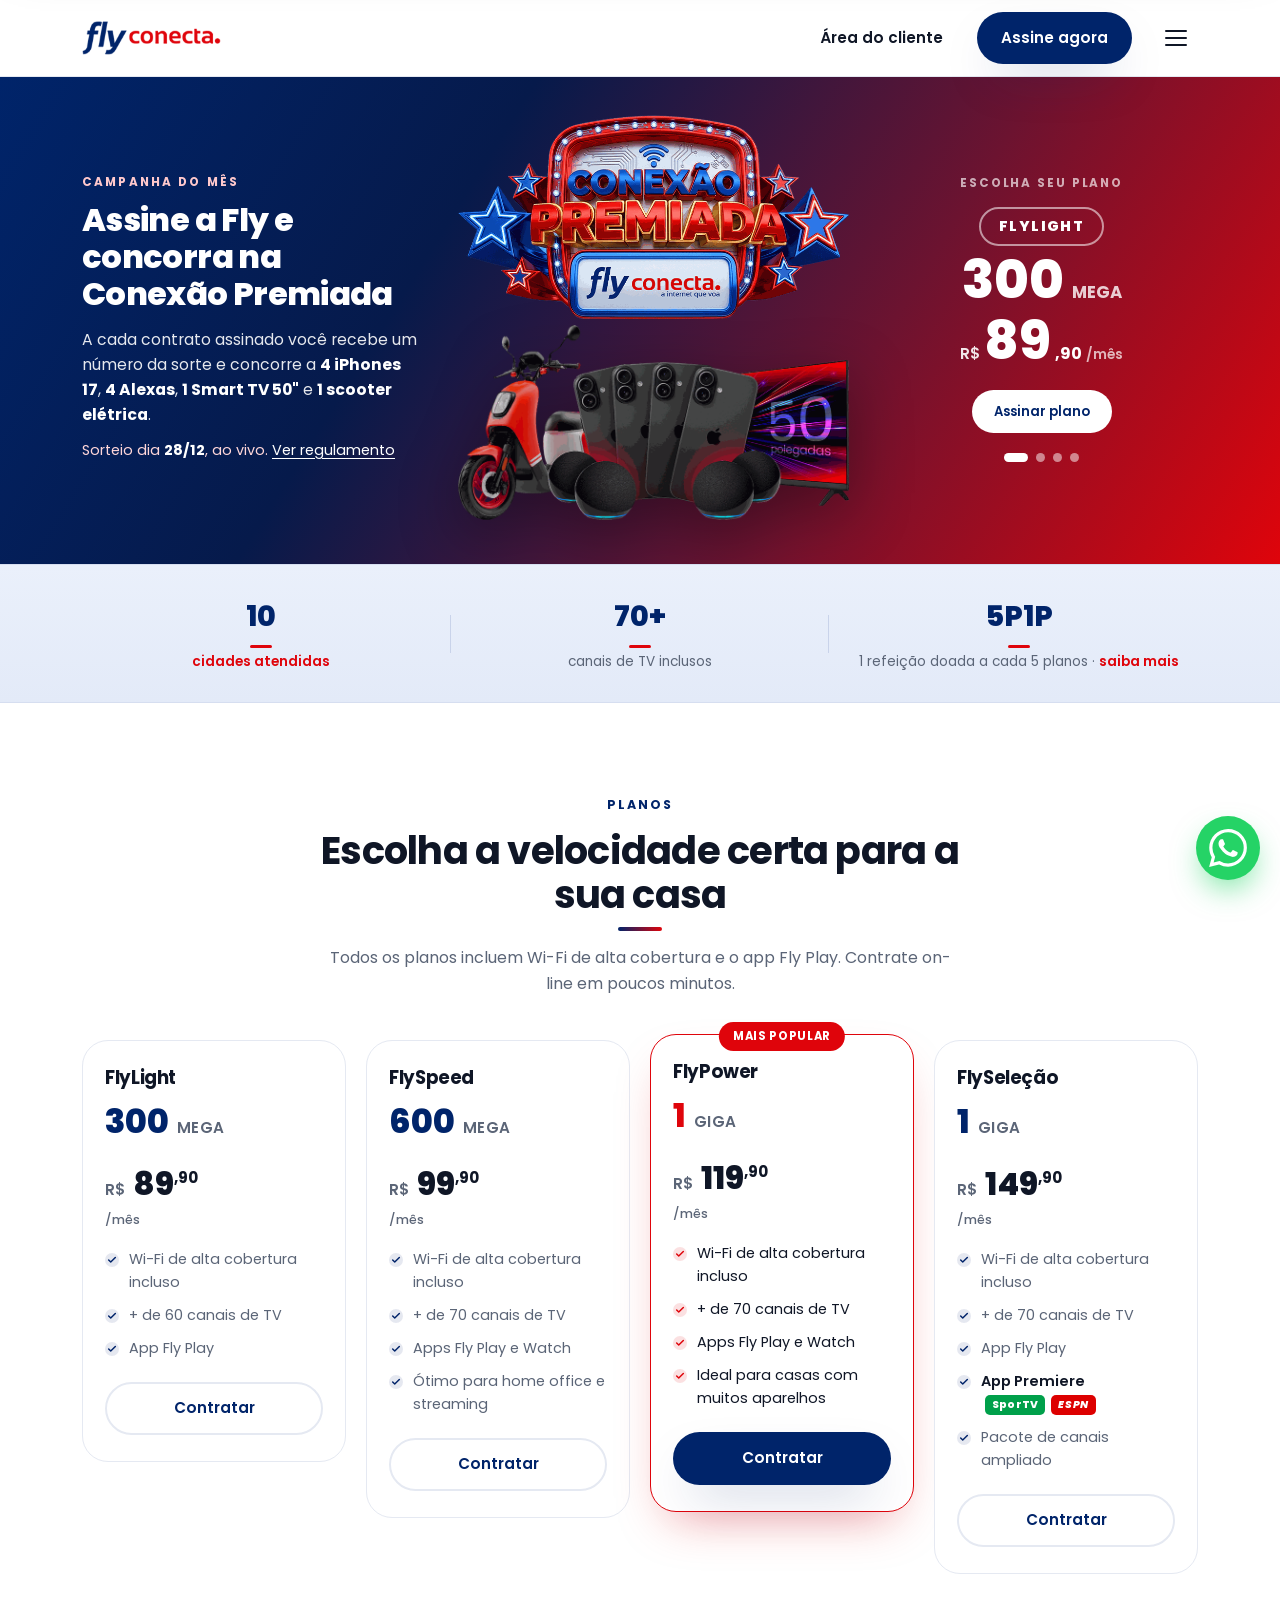
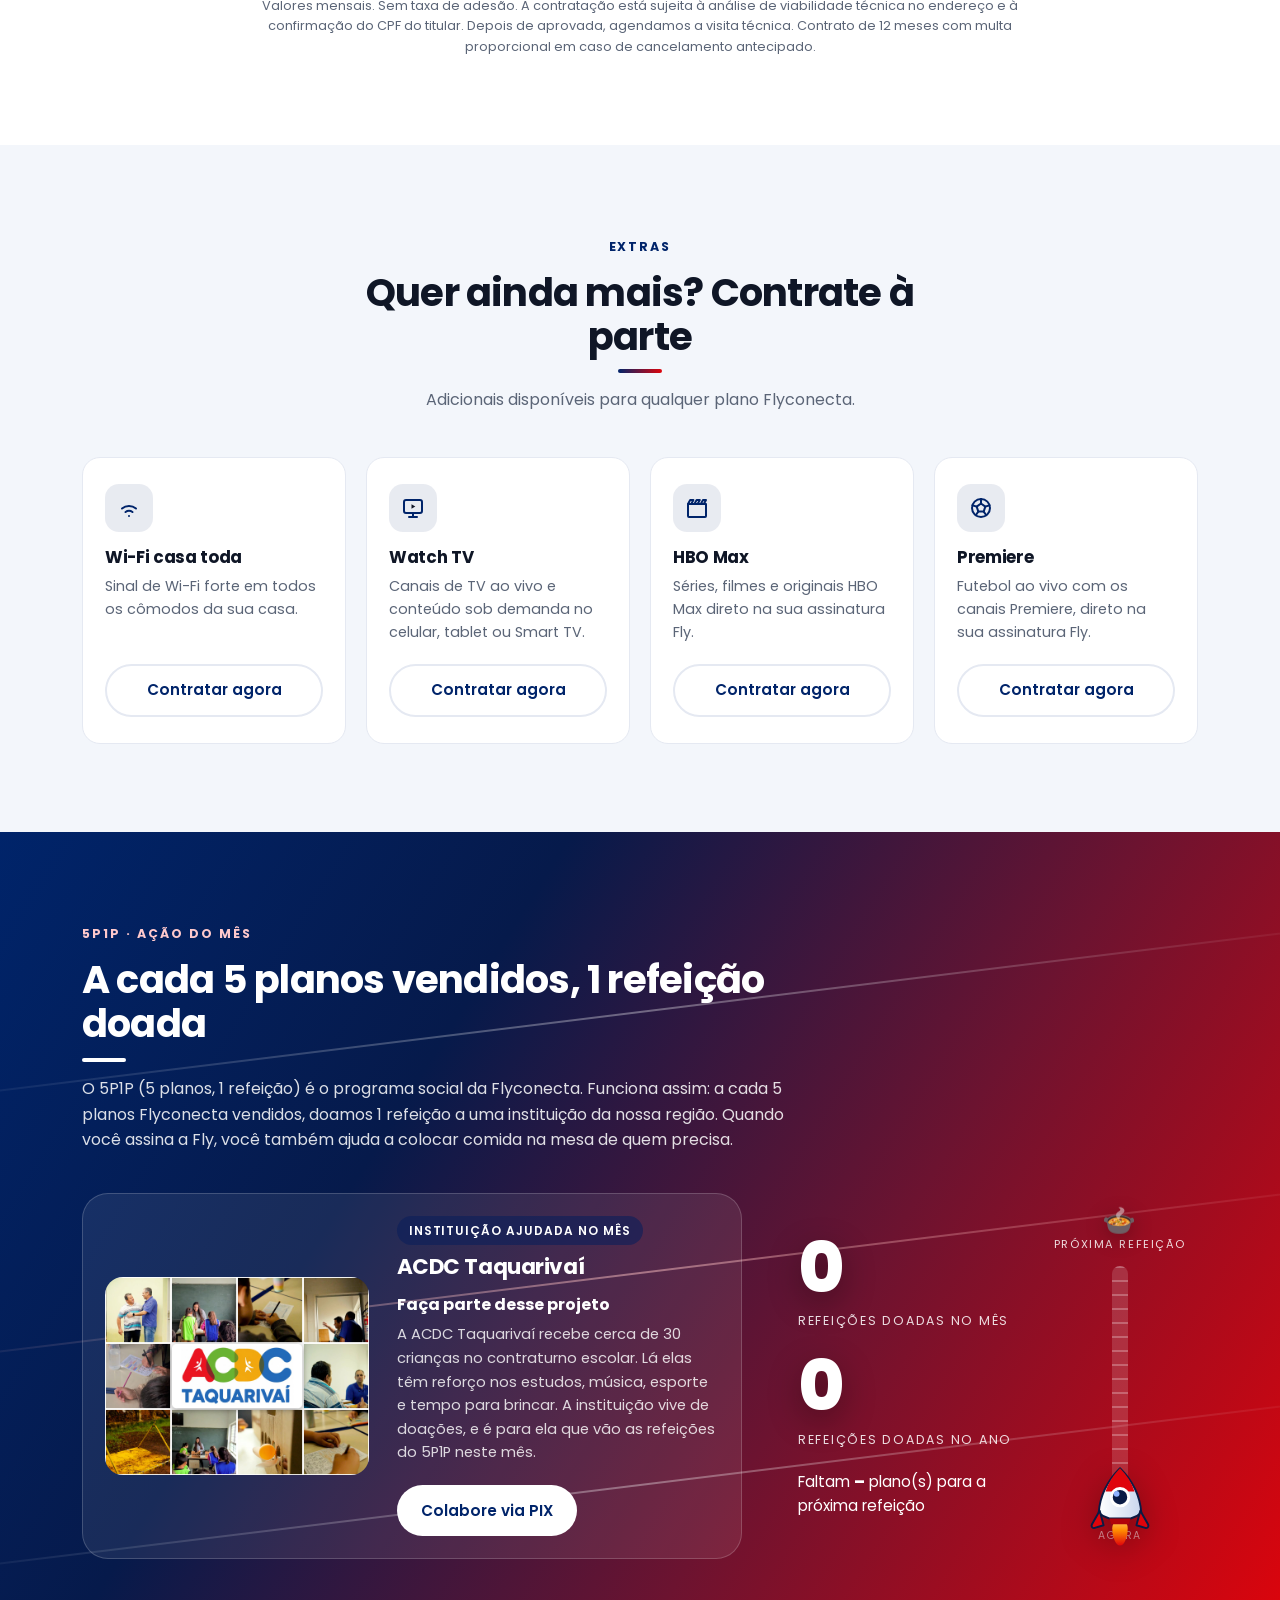
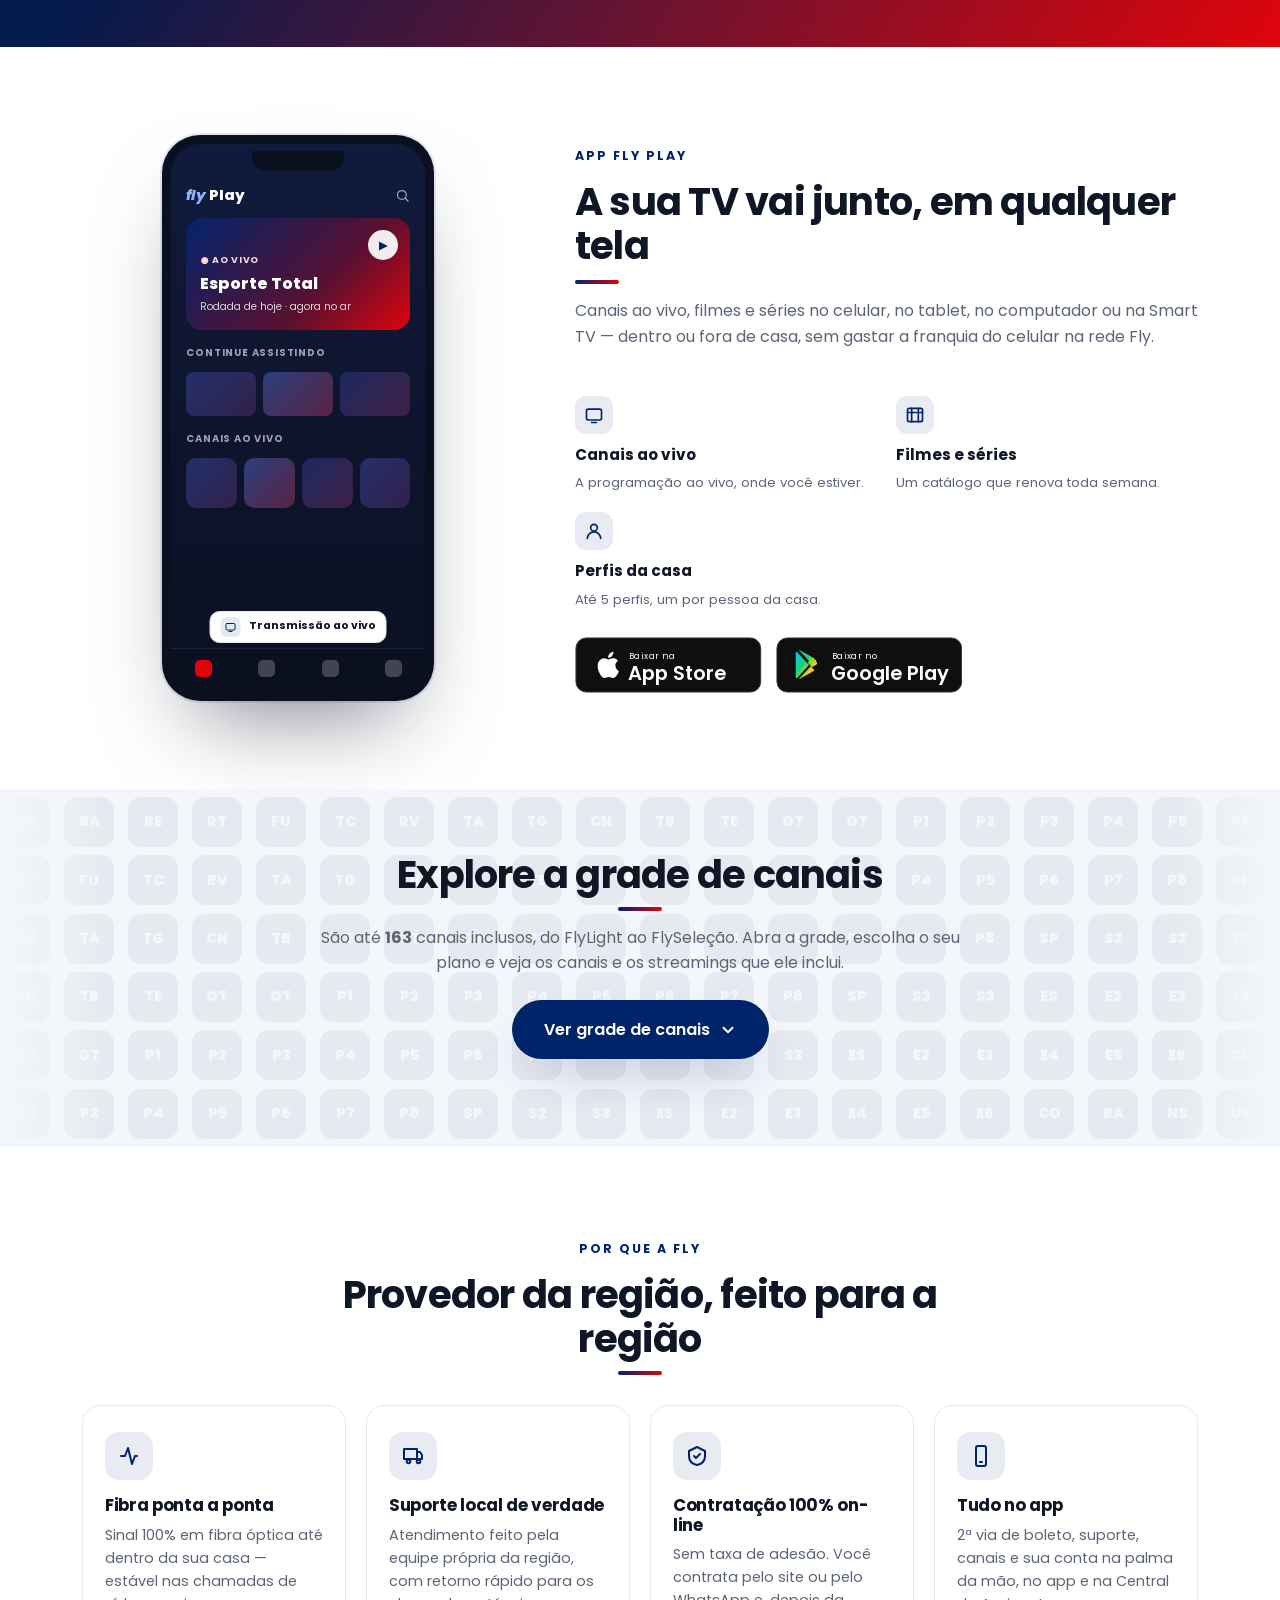
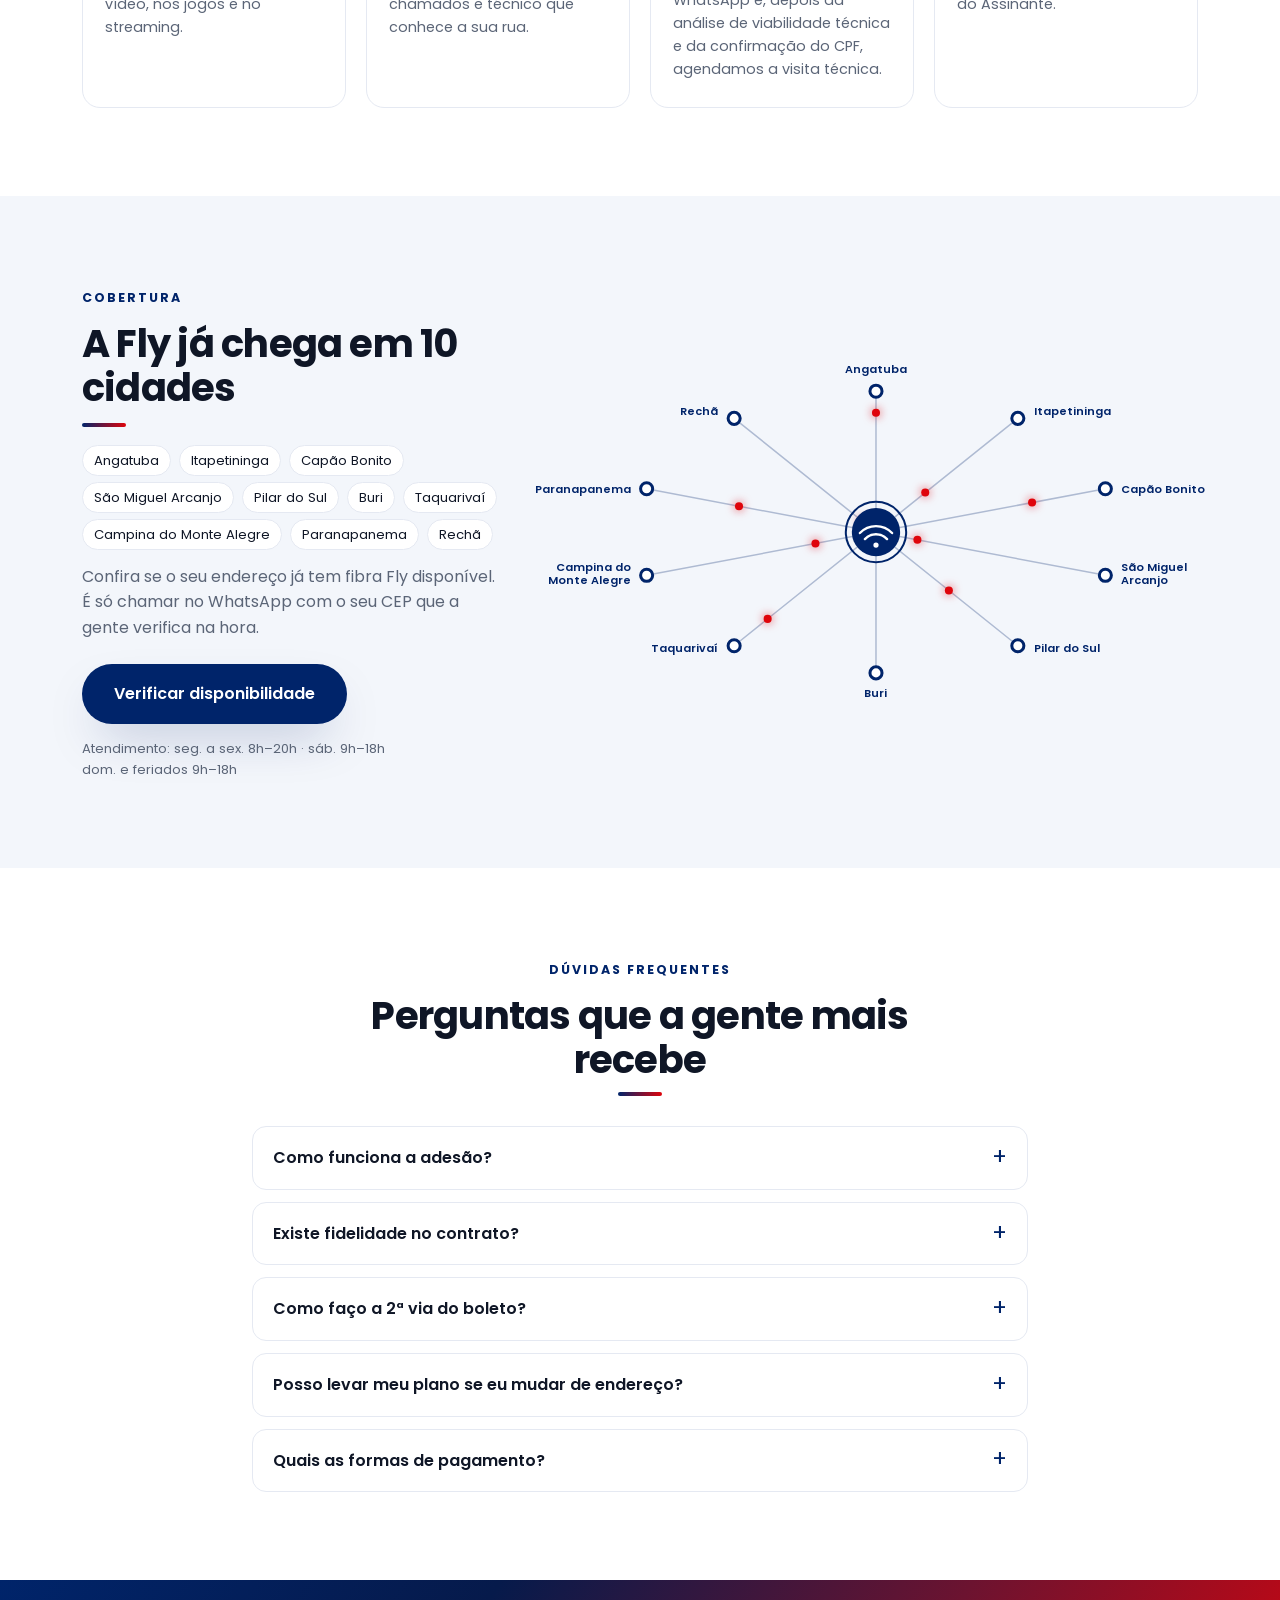
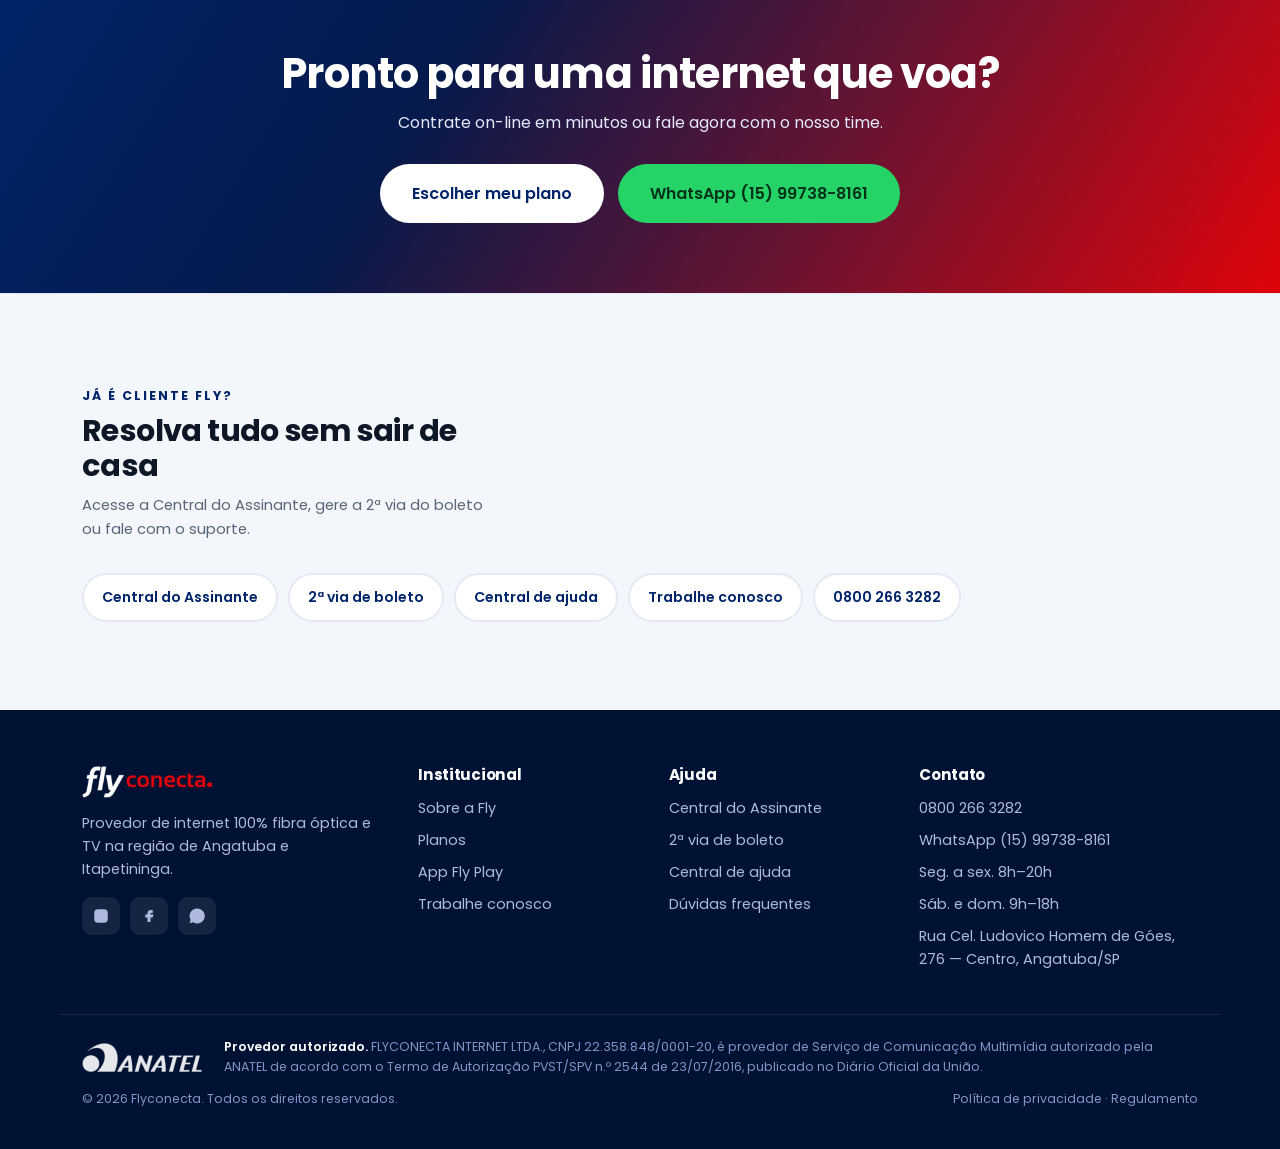
<file: index.html>
<!DOCTYPE html>
<html lang="pt-BR">
<head>
<meta charset="UTF-8">
<meta name="viewport" content="width=device-width, initial-scale=1.0">
<title>Flyconecta — Internet 100% fibra óptica</title>
<meta name="description" content="Internet 100% fibra óptica e TV na região de Angatuba e Itapetininga. Planos de 300 MEGA a 1 GIGA, Wi-Fi incluso, suporte local e o programa social 5P1P.">
<link rel="icon" type="image/png" href="assets/favicon.png?v=2">
<link rel="apple-touch-icon" href="assets/apple-touch-icon.png?v=2">
<link rel="preconnect" href="https://fonts.googleapis.com">
<link rel="preconnect" href="https://fonts.gstatic.com" crossorigin>
<link href="https://fonts.googleapis.com/css2?family=Poppins:ital,wght@0,300;0,400;0,500;0,600;0,700;0,800;1,700&display=swap" rel="stylesheet">
<link rel="stylesheet" href="styles.css?v=78">
</head>
<body>

<!-- ===== Header ===== -->
<header class="header" id="topo">
  <div class="wrap header__inner">
    <a href="#topo" class="brand" aria-label="Flyconecta — início">
      <img src="assets/logo-flyconecta-dark.png" alt="Flyconecta" width="205" height="50">
    </a>

    <nav class="nav" id="nav">
      <a href="#planos">Planos</a>
      <a href="#extras">Extras</a>
      <a href="#social">5P1P</a>
      <a href="#app">App Fly Play</a>
      <a href="#tv">TV</a>
      <a href="#diferenciais">Por que a Fly</a>
      <a href="#cobertura">Cobertura</a>
      <a href="#faq">Dúvidas</a>
      <a href="regulamento/">Regulamento</a>
      <a data-ref="site-trabalhe-conosco-menu" data-msg="Olá, quero enviar meu currículo" href="https://wa.me/5515996395017" target="_blank" rel="noopener">Trabalhe conosco</a>
    </nav>

    <div class="header__cta">
      <a class="btn btn--ghost" href="https://arearestrita.flyconecta.com.br/central_assinante_web/login" target="_blank" rel="noopener">Área do cliente</a>
      <a class="btn btn--primary" href="#planos">Assine agora</a>
    </div>

    <button class="burger" id="burger" aria-label="Abrir menu" aria-expanded="false" aria-controls="nav">
      <span></span><span></span><span></span>
    </button>
  </div>
</header>

<main>

<!-- ===== Hero — campanha + planos rotativos ===== -->
<section class="hero" id="hero">
  <div class="wrap hero__grid">
    <div class="hero__promo">
      <p class="hero__eyebrow">Campanha do mês</p>
      <h1 class="hero__title">Assine a Fly e concorra na Conexão&nbsp;Premiada</h1>
      <p class="hero__text">A cada contrato assinado você recebe um número da sorte e concorre a <strong>4 iPhones 17</strong>, <strong>4 Alexas</strong>, <strong>1 Smart TV 50"</strong> e <strong>1 scooter elétrica</strong>.</p>
      <p class="hero__draw">Sorteio dia <strong>28/12</strong>, ao vivo. <a href="regulamento/">Ver regulamento</a></p>
    </div>

    <figure class="hero__campaign">
      <img class="hero__seal" src="assets/hero/selo.png" alt="Selo Conexão Premiada — Flyconecta" width="760" height="397">
      <img class="hero__prizes" src="assets/hero/premios.png" alt="Prêmios: scooter elétrica, 4 iPhones 17, Alexas e Smart TV 50 polegadas" width="820" height="409">
    </figure>

    <div class="hero__side">
      <span class="hero__side-label">Escolha seu plano</span>
      <div class="planrot" id="planrot" aria-label="Planos Flyconecta" aria-roledescription="carrossel">
        <div class="planrot__viewport">
          <ul class="planrot__track" id="planrotTrack"></ul>
        </div>
        <div class="planrot__dots" id="planrotDots" role="tablist" aria-label="Escolher plano"></div>
      </div>
    </div>
  </div>
</section>

<!-- ===== Trust strip ===== -->
<section class="strip">
  <div class="wrap strip__inner">
    <div class="strip__item"><b>10</b><span><a href="#cobertura">cidades atendidas</a></span></div>
    <div class="strip__item"><b>70+</b><span>canais de TV inclusos</span></div>
    <div class="strip__item">
      <b>5P1P</b><span>1 refeição doada a cada 5 planos · <a href="#social">saiba mais</a></span>
    </div>
  </div>
</section>

<!-- ===== Planos ===== -->
<section class="section" id="planos">
  <div class="wrap">
    <header class="section__head">
      <span class="eyebrow">Planos</span>
      <h2>Escolha a velocidade certa para a sua casa</h2>
      <p>Todos os planos incluem Wi-Fi de alta cobertura e o app Fly Play. Contrate on-line em poucos minutos.</p>
    </header>

    <div class="plans">
      <article class="plan">
        <h3>FlyLight</h3>
        <div class="plan__speed">300 <span>MEGA</span></div>
        <div class="plan__price"><i>R$</i> 89<sup>,90</sup> <span>/mês</span></div>
        <ul class="plan__features">
          <li>Wi-Fi de alta cobertura incluso</li>
          <li><a href="#tv" data-plano="FlyLight">+ de 60 canais de TV</a></li>
          <li>App Fly Play</li>
        </ul>
        <a class="btn btn--outline btn--block" data-ref="site-plano-flylight" href="https://wa.me/5515997388161?text=Quero%20o%20plano%20FlyLight" target="_blank" rel="noopener">Contratar</a>
      </article>

      <article class="plan">
        <h3>FlySpeed</h3>
        <div class="plan__speed">600 <span>MEGA</span></div>
        <div class="plan__price"><i>R$</i> 99<sup>,90</sup> <span>/mês</span></div>
        <ul class="plan__features">
          <li>Wi-Fi de alta cobertura incluso</li>
          <li><a href="#tv" data-plano="FlySpeed">+ de 70 canais de TV</a></li>
          <li>Apps Fly Play e Watch</li>
          <li>Ótimo para home office e streaming</li>
        </ul>
        <a class="btn btn--outline btn--block" data-ref="site-plano-flyspeed" href="https://wa.me/5515997388161?text=Quero%20o%20plano%20FlySpeed" target="_blank" rel="noopener">Contratar</a>
      </article>

      <article class="plan plan--featured">
        <span class="plan__badge">Mais popular</span>
        <h3>FlyPower</h3>
        <div class="plan__speed">1 <span>GIGA</span></div>
        <div class="plan__price"><i>R$</i> 119<sup>,90</sup> <span>/mês</span></div>
        <ul class="plan__features">
          <li>Wi-Fi de alta cobertura incluso</li>
          <li><a href="#tv" data-plano="FlyPower">+ de 70 canais de TV</a></li>
          <li>Apps Fly Play e Watch</li>
          <li>Ideal para casas com muitos aparelhos</li>
        </ul>
        <a class="btn btn--primary btn--block" data-ref="site-plano-flypower" href="https://wa.me/5515997388161?text=Quero%20o%20plano%20FlyPower" target="_blank" rel="noopener">Contratar</a>
      </article>

      <article class="plan">
        <h3>FlySeleção</h3>
        <div class="plan__speed">1 <span>GIGA</span></div>
        <div class="plan__price"><i>R$</i> 149<sup>,90</sup> <span>/mês</span></div>
        <ul class="plan__features">
          <li>Wi-Fi de alta cobertura incluso</li>
          <li><a href="#tv" data-plano="FlySeleção">+ de 70 canais de TV</a></li>
          <li>App Fly Play</li>
          <li class="plan__premiere">App Premiere
            <span class="chbadges" aria-label="com SporTV e ESPN">
              <span class="chbadge chbadge--sportv">SporTV</span>
              <span class="chbadge chbadge--espn">ESPN</span>
            </span>
          </li>
          <li>Pacote de canais ampliado</li>
        </ul>
        <a class="btn btn--outline btn--block" data-ref="site-plano-flyselecao" href="https://wa.me/5515997388161?text=Quero%20o%20plano%20FlySele%C3%A7%C3%A3o" target="_blank" rel="noopener">Contratar</a>
      </article>
    </div>
    <p class="plans__note">Valores mensais. Sem taxa de adesão. A contratação está sujeita à análise de viabilidade técnica no endereço e à confirmação do CPF do titular. Depois de aprovada, agendamos a visita técnica. Contrato de 12 meses com multa proporcional em caso de cancelamento antecipado.</p>
  </div>
</section>

<!-- ===== Extras — contrate à parte ===== -->
<section class="section section--tint" id="extras">
  <div class="wrap">
    <header class="section__head">
      <span class="eyebrow">Extras</span>
      <h2>Quer ainda mais? Contrate à parte</h2>
      <p>Adicionais disponíveis para qualquer plano Flyconecta.</p>
    </header>

    <div class="extras">
      <article class="extra">
        <span class="extra__ic">
          <svg viewBox="0 0 24 24" aria-hidden="true"><path d="M5 12.55a11 11 0 0 1 14 0"/><path d="M8.5 16.05a6 6 0 0 1 7 0"/><path d="M12 20h.01"/></svg>
        </span>
        <h3>Wi-Fi casa toda</h3>
        <p>Sinal de Wi-Fi forte em todos os cômodos da sua casa.</p>
        <a class="btn btn--outline btn--block" data-ref="site-wifi-casa-toda" href="https://wa.me/5515997388161?text=Quero%20contratar%20o%20Wi-Fi%20casa%20toda" target="_blank" rel="noopener">Contratar agora</a>
      </article>

      <article class="extra">
        <span class="extra__ic">
          <svg viewBox="0 0 24 24" aria-hidden="true"><rect x="3" y="4" width="18" height="13" rx="2"/><path d="M8 21h8"/><path d="M12 17v4"/><path d="M10.5 8.3v4.4l3.8-2.2z" fill="currentColor" stroke="none"/></svg>
        </span>
        <h3>Watch TV</h3>
        <p>Canais de TV ao vivo e conteúdo sob demanda no celular, tablet ou Smart TV.</p>
        <a class="btn btn--outline btn--block" data-ref="site-watch-tv" href="https://wa.me/5515997388161?text=Quero%20contratar%20o%20Watch%20TV" target="_blank" rel="noopener">Contratar agora</a>
      </article>

      <article class="extra">
        <span class="extra__ic">
          <svg viewBox="0 0 24 24" aria-hidden="true"><path d="M3 8h18v12a1 1 0 0 1-1 1H4a1 1 0 0 1-1-1z"/><path d="M3 8l2.2-4h3.2L6.2 8z"/><path d="M9.4 8l2.2-4h3.2L12.6 8z"/><path d="M15.8 8l2.2-4H21l-2.2 4z"/></svg>
        </span>
        <h3>HBO Max</h3>
        <p>Séries, filmes e originais HBO Max direto na sua assinatura Fly.</p>
        <a class="btn btn--outline btn--block" data-ref="site-hbo-max" href="https://wa.me/5515997388161?text=Quero%20contratar%20o%20HBO%20Max" target="_blank" rel="noopener">Contratar agora</a>
      </article>

      <article class="extra">
        <span class="extra__ic">
          <svg viewBox="0 0 24 24" aria-hidden="true"><circle cx="12" cy="12" r="9"/><path d="M12 7.5l4.3 3.1-1.6 5h-5.4l-1.6-5z"/><path d="M12 3v4.5M16.3 10.6l4.3-1.4M14.7 15.6l2.6 3.7M9.3 15.6l-2.6 3.7M7.7 10.6 3.4 9.2"/></svg>
        </span>
        <h3>Premiere</h3>
        <p>Futebol ao vivo com os canais Premiere, direto na sua assinatura Fly.</p>
        <a class="btn btn--outline btn--block" data-ref="site-premiere" href="https://wa.me/5515997388161?text=Quero%20contratar%20o%20Premiere" target="_blank" rel="noopener">Contratar agora</a>
      </article>
    </div>
  </div>
</section>

<!-- ===== 5P1P — ação social ===== -->
<section class="section social" id="social">
  <div class="social__bg" aria-hidden="true"><span></span><span></span><span></span></div>
  <div class="wrap">
    <header class="social__head">
      <span class="eyebrow">5P1P · Ação do mês</span>
      <h2>A cada 5 planos vendidos, 1 refeição doada</h2>
      <p>O 5P1P (5 planos, 1 refeição) é o programa social da Flyconecta. Funciona assim: a cada 5 planos Flyconecta vendidos, doamos 1 refeição a uma instituição da nossa região. Quando você assina a Fly, você também ajuda a colocar comida na mesa de quem precisa.</p>
    </header>

    <div class="social__inner">
      <!-- INSTITUIÇÃO DO MÊS — editada pelo painel 5P1P (o script.js troca nome, texto, foto e PIX pela API).
           O conteúdo abaixo só aparece enquanto a API não responde. -->
      <article class="inst">
        <figure class="inst__photo">
          <img src="assets/5p1p/acdc-taquarivai-colagem.jpg" alt="Logo da ACDC Taquarivaí cercado de fotos das crianças e da visita da Fly à instituição" width="640" height="480" loading="lazy">
        </figure>
        <div class="inst__body">
          <span class="inst__label">Instituição ajudada no mês</span>
          <h3 class="inst__name">ACDC Taquarivaí</h3>
          <p class="inst__call">Faça parte desse projeto</p>
          <p class="inst__text">A ACDC Taquarivaí recebe cerca de 30 crianças no contraturno escolar. Lá elas têm reforço nos estudos, música, esporte e tempo para brincar. A instituição vive de doações, e é para ela que vão as refeições do 5P1P neste mês.</p>
          <button type="button" class="btn btn--light" data-pix-open>Colabore via PIX</button>
        </div>
      </article>
      <!-- /INSTITUIÇÃO DO MÊS -->

      <div class="launch" data-5p1p-root aria-live="polite">
        <div class="launch__info">
          <div class="launch__stats">
            <div class="launch__stat">
              <strong class="launch__num" data-5p1p="pratos_mes" data-count>0</strong>
              <span class="launch__unit">refeições doadas no mês</span>
            </div>
            <div class="launch__stat">
              <strong class="launch__num" data-5p1p="pratos_ano" data-count>0</strong>
              <span class="launch__unit">refeições doadas no ano</span>
            </div>
          </div>
          <p class="launch__hint">Faltam <b data-5p1p="faltam">–</b> plano(s) para a próxima refeição</p>
        </div>

        <div class="launch__gauge">
          <span class="launch__goal"><i aria-hidden="true">🍲</i>próxima refeição</span>
          <div class="launch__rail">
            <span class="launch__fill" data-5p1p="progress" style="--p:0%"></span>
            <span class="launch__rocket" data-5p1p="rocket" style="--p:0%" aria-hidden="true">
              <svg viewBox="0 0 60 92" role="img">
                <defs>
                  <linearGradient id="rkBody" x1="0" y1="0" x2="1" y2="0">
                    <stop offset="0" stop-color="#ffffff"/>
                    <stop offset="1" stop-color="#c9d6ee"/>
                  </linearGradient>
                  <linearGradient id="rkFlame" x1="0" y1="0" x2="0" y2="1">
                    <stop offset="0" stop-color="#FFE58A"/>
                    <stop offset="0.5" stop-color="#FF8A00"/>
                    <stop offset="1" stop-color="#DF040B"/>
                  </linearGradient>
                </defs>
                <path class="rk-flame" d="M22 66c0 9 3.6 18 8 18s8-9 8-18c0-4-2.6-7-8-13-5.4 6-8 9-8 13z" fill="url(#rkFlame)"/>
                <path d="M8 50c1-15 6-30 22-46 16 16 21 31 22 46-3 3-7 5-11 6H19c-4-1-8-3-11-6z" fill="url(#rkBody)" stroke="#0A1B45" stroke-width="2" stroke-linejoin="round"/>
                <path d="M30 4c7 7 12 15 15 24H15C18 19 23 11 30 4z" fill="#DF040B"/>
                <path d="M9 48 1 62c-1 2 0 4 2 4l10-3z" fill="#DF040B" stroke="#0A1B45" stroke-width="2" stroke-linejoin="round"/>
                <path d="M51 48l8 14c1 2 0 4-2 4l-10-3z" fill="#DF040B" stroke="#0A1B45" stroke-width="2" stroke-linejoin="round"/>
                <circle cx="30" cy="34" r="9" fill="#0A1B45"/>
                <circle cx="30" cy="34" r="9" fill="none" stroke="#fff" stroke-width="3"/>
                <circle cx="26.5" cy="30.5" r="3" fill="#8FB2FF"/>
                <path d="M19 56h22l-2 6H21z" fill="#B0030A"/>
              </svg>
            </span>
          </div>
          <span class="launch__base">agora</span>
      </div>
    </div>
  </div>
</section>

<!-- ===== App Fly Play ===== -->
<section class="section" id="app">
  <div class="wrap app__inner">
    <div class="app__device">
      <div class="phone" aria-hidden="true">
        <span class="phone__notch"></span>
        <div class="phone__screen">
          <div class="appui">
            <div class="appui__bar">
              <strong><i>fly</i> Play</strong>
              <svg viewBox="0 0 24 24"><circle cx="11" cy="11" r="7"/><path d="M21 21l-4.3-4.3"/></svg>
            </div>
            <div class="appui__feature">
              <span class="appui__play">▶</span>
              <span class="appui__live">● AO VIVO</span>
              <span class="appui__ftitle">Esporte Total</span>
              <span class="appui__fsub">Rodada de hoje · agora no ar</span>
            </div>
            <p class="appui__rowtitle">Continue assistindo</p>
            <div class="appui__row"><i></i><i></i><i></i></div>
            <p class="appui__rowtitle">Canais ao vivo</p>
            <div class="appui__row appui__row--sm"><i></i><i></i><i></i><i></i></div>
          </div>
          <div class="appui__nav"><span></span><span></span><span></span><span></span></div>
        </div>
      </div>
      <div class="appcard">
        <span class="appcard__ic">
          <svg viewBox="0 0 24 24" fill="none" stroke="currentColor" stroke-width="2" stroke-linecap="round" stroke-linejoin="round"><rect x="3" y="5" width="18" height="13" rx="2"/><path d="M9 21h6"/></svg>
        </span>
        <b>Transmissão ao vivo</b>
      </div>
    </div>

    <div class="app__intro app__copy">
      <span class="eyebrow">App Fly Play</span>
      <h2>A sua TV vai junto, em qualquer tela</h2>
      <p>Canais ao vivo, filmes e séries no celular, no tablet, no computador ou na Smart TV — dentro ou fora de casa, sem gastar a franquia do celular na rede Fly.</p>
    </div>

    <div class="app__more">
      <div class="appfeats">
        <div class="appfeat">
          <span class="appfeat__ic"><svg viewBox="0 0 24 24"><rect x="3" y="5" width="18" height="13" rx="2"/><path d="M9 21h6"/></svg></span>
          <b>Canais ao vivo</b>
          <small>A programação ao vivo, onde você estiver.</small>
        </div>
        <div class="appfeat">
          <span class="appfeat__ic"><svg viewBox="0 0 24 24"><rect x="3" y="4" width="18" height="16" rx="2"/><path d="M3 9h18M8 4v16M16 4v16"/></svg></span>
          <b>Filmes e séries</b>
          <small>Um catálogo que renova toda semana.</small>
        </div>
        <div class="appfeat">
          <span class="appfeat__ic"><svg viewBox="0 0 24 24"><circle cx="12" cy="8" r="4"/><path d="M4 21a8 8 0 0 1 16 0"/></svg></span>
          <b>Perfis da casa</b>
          <small>Até 5 perfis, um por pessoa da casa.</small>
        </div>
      </div>

      <div class="stores">
        <a class="store" href="https://apps.apple.com/br/app/flyconecta/id1665722399" target="_blank" rel="noopener" aria-label="Baixar na App Store">
          <svg viewBox="0 0 200 60" role="img" aria-hidden="true">
            <rect x="1" y="1" width="198" height="58" rx="11" fill="#0F0F0F" stroke="#3a3a3a" stroke-width="1"/>
            <path fill="#fff" d="M43.2 30.7c0-3.5 2.9-5.2 3-5.3-1.6-2.4-4.2-2.7-5.1-2.7-2.1-.2-4.2 1.3-5.3 1.3-1.1 0-2.8-1.3-4.6-1.2-2.3 0-4.5 1.4-5.7 3.5-2.5 4.3-.6 10.6 1.7 14.1 1.2 1.7 2.6 3.6 4.4 3.5 1.8-.1 2.4-1.1 4.6-1.1s2.7 1.1 4.6 1.1c1.9 0 3.1-1.7 4.3-3.4 1.4-2 1.9-3.9 1.9-4-.1 0-3.6-1.4-3.6-5.6zm-3.5-10.4c1-1.2 1.6-2.9 1.5-4.5-1.4.1-3.2 1-4.2 2.1-.9 1-1.7 2.7-1.5 4.3 1.6.1 3.2-.8 4.2-1.9z"/>
            <text x="58" y="24" fill="#fff" font-family="Poppins,sans-serif" font-size="9.5" letter-spacing="0.4">Baixar na</text>
            <text x="57" y="46" fill="#fff" font-family="Poppins,sans-serif" font-size="21" font-weight="600">App&#160;Store</text>
          </svg>
        </a>
        <a class="store" href="https://play.google.com/store/apps/details?id=br.com.flyconecta.arearestrita" target="_blank" rel="noopener" aria-label="Baixar no Google Play">
          <svg viewBox="0 0 200 60" role="img" aria-hidden="true">
            <defs>
              <linearGradient id="gpTri" x1="0" y1="0" x2="1" y2="1">
                <stop offset="0" stop-color="#00C3FF"/><stop offset=".4" stop-color="#12D67A"/>
                <stop offset=".72" stop-color="#FFCE1B"/><stop offset="1" stop-color="#FF3B30"/>
              </linearGradient>
            </defs>
            <rect x="1" y="1" width="198" height="58" rx="11" fill="#0F0F0F" stroke="#3a3a3a" stroke-width="1"/>
            <path fill="url(#gpTri)" d="M22 15.5c-.6.4-.9 1.1-.9 2v25c0 .9.3 1.6.9 2l13.3-14.5L22 15.5zm15.2 12.1 4.2-4.6-15.7-8.9c-.4-.2-.8-.3-1.2-.3l12.7 13.8zm0 3.8L24.5 45.1c.4 0 .8-.1 1.2-.3l15.7-8.9-4.2-4.5zm5.9-6.5-4.6-2.6-4.6 5 4.6 5 4.6-2.6c1.4-.8 1.4-2 0-2.8z"/>
            <text x="60" y="24" fill="#fff" font-family="Poppins,sans-serif" font-size="9.5" letter-spacing="0.4">Baixar no</text>
            <text x="59" y="46" fill="#fff" font-family="Poppins,sans-serif" font-size="21" font-weight="600">Google&#160;Play</text>
          </svg>
        </a>
      </div>
    </div>
  </div>
</section>

<!-- ===== TV ===== -->
<section class="section section--tint" id="tv">
  <div class="channels__wall" id="chpromoWall" aria-hidden="true"></div>
  <div class="wrap">
    <div class="channels" id="channels">
      <div class="channels__intro">
        <header class="section__head">
          <h2>Explore a grade de canais</h2>
          <p>São até <b data-canais="total">—</b> canais inclusos, do FlyLight ao FlySeleção. Abra a grade, escolha o seu plano e veja os canais e os streamings que ele inclui.</p>
        </header>
        <div class="channels__cta">
          <button type="button" class="btn btn--primary btn--lg" id="channelToggle" aria-expanded="false" aria-controls="channelPanel">
            Ver grade de canais
            <svg viewBox="0 0 24 24" aria-hidden="true" width="18" height="18"><path d="M6 9l6 6 6-6" fill="none" stroke="currentColor" stroke-width="2.5" stroke-linecap="round" stroke-linejoin="round"/></svg>
          </button>
        </div>
      </div>

      <div class="channels__panel" id="channelPanel" hidden>
        <div class="channels__toolbar">
          <div class="channels__filters" id="channelFilters" role="tablist" aria-label="Escolher plano"></div>
          <label class="channels__search">
            <svg viewBox="0 0 24 24" aria-hidden="true"><circle cx="11" cy="11" r="7"/><path d="M21 21l-4.3-4.3"/></svg>
            <input type="search" id="channelSearch" placeholder="Buscar canal…" aria-label="Buscar canal">
          </label>
        </div>

        <div class="channels__streams" id="channelStreams" aria-live="polite"></div>
        <div class="channels__grid" id="channelGrid" aria-live="polite"></div>
        <p class="channels__empty" id="channelEmpty" hidden>Nenhum canal encontrado com esse filtro.</p>
        <p class="channels__note">Grade sujeita a alteração pelas programadoras. Canais marcados com VOD também têm conteúdo sob demanda.</p>
      </div>
    </div>
  </div>
</section>

<!-- ===== Diferenciais ===== -->
<section class="section" id="diferenciais">
  <div class="wrap">
    <header class="section__head">
      <span class="eyebrow">Por que a Fly</span>
      <h2>Provedor da região, feito para a região</h2>
    </header>
    <div class="feats">
      <article class="feat">
        <span class="feat__ic">
          <svg viewBox="0 0 24 24" aria-hidden="true"><path d="M4 12h4l3-8 4 16 3-8h2"/></svg>
        </span>
        <h3>Fibra ponta a ponta</h3>
        <p>Sinal 100% em fibra óptica até dentro da sua casa — estável nas chamadas de vídeo, nos jogos e no streaming.</p>
      </article>
      <article class="feat">
        <span class="feat__ic">
          <svg viewBox="0 0 24 24" aria-hidden="true"><path d="M3 5h13v10H3z"/><path d="M16 8h3l2 3v4h-5z"/><circle cx="7.5" cy="17.5" r="1.8"/><circle cx="17.5" cy="17.5" r="1.8"/></svg>
        </span>
        <h3>Suporte local de verdade</h3>
        <p>Atendimento feito pela equipe própria da região, com retorno rápido para os chamados e técnico que conhece a sua rua.</p>
      </article>
      <article class="feat">
        <span class="feat__ic">
          <svg viewBox="0 0 24 24" aria-hidden="true"><path d="M12 3l8 4v5c0 5-3.4 8-8 9-4.6-1-8-4-8-9V7z"/><path d="M9 12l2 2 4-4"/></svg>
        </span>
        <h3>Contratação 100% on-line</h3>
        <p>Sem taxa de adesão. Você contrata pelo site ou pelo WhatsApp e, depois da análise de viabilidade técnica e da confirmação do CPF, agendamos a visita técnica.</p>
      </article>
      <article class="feat">
        <span class="feat__ic">
          <svg viewBox="0 0 24 24" aria-hidden="true"><rect x="7" y="2" width="10" height="20" rx="2"/><path d="M11 18h2"/></svg>
        </span>
        <h3>Tudo no app</h3>
        <p>2ª via de boleto, suporte, canais e sua conta na palma da mão, no app e na Central do Assinante.</p>
      </article>
    </div>
  </div>
</section>

<!-- ===== Cobertura ===== -->
<section class="section section--tint" id="cobertura">
  <div class="wrap cover__inner">
    <div class="cover__copy">
      <span class="eyebrow">Cobertura</span>
      <h2>A Fly já chega em 10 cidades</h2>
      <ul class="cover__cities" aria-label="Cidades atendidas">
        <li>Angatuba</li>
        <li>Itapetininga</li>
        <li>Capão Bonito</li>
        <li>São Miguel Arcanjo</li>
        <li>Pilar do Sul</li>
        <li>Buri</li>
        <li>Taquarivaí</li>
        <li>Campina do Monte Alegre</li>
        <li>Paranapanema</li>
        <li>Rechã</li>
      </ul>
      <p>Confira se o seu endereço já tem fibra Fly disponível. É só chamar no WhatsApp com o seu CEP que a gente verifica na hora.</p>
      <a class="btn btn--primary btn--lg" data-ref="site-disponibilidade" href="https://wa.me/5515997388161?text=Quero%20verificar%20a%20disponibilidade%20no%20meu%20endere%C3%A7o" target="_blank" rel="noopener">Verificar disponibilidade</a>
      <p class="cover__hint">Atendimento: seg. a sex. 8h–20h · sáb. 9h–18h<br>dom. e feriados 9h–18h</p>
    </div>
    <div class="cover__map">
      <svg class="netmap" viewBox="0 42 650 346" role="img" aria-label="Rede Flyconecta: um núcleo central conectado às 10 cidades atendidas — Angatuba, Itapetininga, Capão Bonito, São Miguel Arcanjo, Pilar do Sul, Buri, Taquarivaí, Campina do Monte Alegre, Paranapanema e Rechã">
        <g class="netmap__spokes">
          <line x1="330" y1="215" x2="330" y2="75"/>
          <line x1="330" y1="215" x2="471" y2="102"/>
          <line x1="330" y1="215" x2="558" y2="172"/>
          <line x1="330" y1="215" x2="558" y2="258"/>
          <line x1="330" y1="215" x2="471" y2="328"/>
          <line x1="330" y1="215" x2="330" y2="355"/>
          <line x1="330" y1="215" x2="189" y2="328"/>
          <line x1="330" y1="215" x2="102" y2="258"/>
          <line x1="330" y1="215" x2="102" y2="172"/>
          <line x1="330" y1="215" x2="189" y2="102"/>
        </g>
        <g class="netmap__pulses">
          <circle cx="330" cy="215" r="4"><animateMotion dur="2.4s" begin="0s"   repeatCount="indefinite" path="M0 0 L0 -140"/></circle>
          <circle cx="330" cy="215" r="4"><animateMotion dur="2.4s" begin="1.2s" repeatCount="indefinite" path="M0 0 L141 -113"/></circle>
          <circle cx="330" cy="215" r="4"><animateMotion dur="2.4s" begin="0.4s" repeatCount="indefinite" path="M0 0 L228 -43"/></circle>
          <circle cx="330" cy="215" r="4"><animateMotion dur="2.4s" begin="1.6s" repeatCount="indefinite" path="M0 0 L228 43"/></circle>
          <circle cx="330" cy="215" r="4"><animateMotion dur="2.4s" begin="0.8s" repeatCount="indefinite" path="M0 0 L141 113"/></circle>
          <circle cx="330" cy="215" r="4"><animateMotion dur="2.4s" begin="2.0s" repeatCount="indefinite" path="M0 0 L0 140"/></circle>
          <circle cx="330" cy="215" r="4"><animateMotion dur="2.4s" begin="0.2s" repeatCount="indefinite" path="M0 0 L-141 113"/></circle>
          <circle cx="330" cy="215" r="4"><animateMotion dur="2.4s" begin="1.4s" repeatCount="indefinite" path="M0 0 L-228 43"/></circle>
          <circle cx="330" cy="215" r="4"><animateMotion dur="2.4s" begin="0.6s" repeatCount="indefinite" path="M0 0 L-228 -43"/></circle>
          <circle cx="330" cy="215" r="4"><animateMotion dur="2.4s" begin="1.8s" repeatCount="indefinite" path="M0 0 L-141 -113"/></circle>
        </g>
        <circle class="netmap__hubring" cx="330" cy="215" r="30"/>
        <circle class="netmap__hub" cx="330" cy="215" r="24"/>
        <g class="netmap__hubicon">
          <path d="M314 216a22 22 0 0 1 32 0"/>
          <path d="M319 222a15 15 0 0 1 22 0"/>
          <circle cx="330" cy="228" r="2.6"/>
        </g>
        <g class="netmap__dots">
          <circle cx="330" cy="75" r="6"/>
          <circle cx="471" cy="102" r="6"/>
          <circle cx="558" cy="172" r="6"/>
          <circle cx="558" cy="258" r="6"/>
          <circle cx="471" cy="328" r="6"/>
          <circle cx="330" cy="355" r="6"/>
          <circle cx="189" cy="328" r="6"/>
          <circle cx="102" cy="258" r="6"/>
          <circle cx="102" cy="172" r="6"/>
          <circle cx="189" cy="102" r="6"/>
        </g>
        <g class="netmap__labels">
          <text x="330" y="57" text-anchor="middle">Angatuba</text>
          <text x="487" y="99" text-anchor="start">Itapetininga</text>
          <text x="574" y="176" text-anchor="start">Capão Bonito</text>
          <text x="574" y="254" text-anchor="start">São Miguel<tspan x="574" dy="13">Arcanjo</tspan></text>
          <text x="487" y="334" text-anchor="start">Pilar do Sul</text>
          <text x="330" y="379" text-anchor="middle">Buri</text>
          <text x="173" y="334" text-anchor="end">Taquarivaí</text>
          <text x="86" y="254" text-anchor="end">Campina do<tspan x="86" dy="13">Monte Alegre</tspan></text>
          <text x="86" y="176" text-anchor="end">Paranapanema</text>
          <text x="173" y="99" text-anchor="end">Rechã</text>
        </g>
      </svg>
    </div>
  </div>
</section>

<!-- ===== FAQ ===== -->
<section class="section" id="faq">
  <div class="wrap wrap--narrow">
    <header class="section__head">
      <span class="eyebrow">Dúvidas frequentes</span>
      <h2>Perguntas que a gente mais recebe</h2>
    </header>
    <div class="faq" id="faqList">
      <details class="faq__item">
        <summary>Como funciona a adesão?</summary>
        <div class="faq__body"><p>Sem taxa de adesão. A contratação está sujeita à análise de viabilidade técnica no endereço e à confirmação do CPF do titular. Depois de aprovada, agendamos a visita técnica.</p></div>
      </details>
      <details class="faq__item">
        <summary>Existe fidelidade no contrato?</summary>
        <div class="faq__body"><p>O contrato tem prazo de 12 meses. Em caso de cancelamento antes desse período, é cobrada uma multa proporcional ao tempo restante.</p></div>
      </details>
      <details class="faq__item">
        <summary>Como faço a 2ª via do boleto?</summary>
        <div class="faq__body"><p>Pela Central do Assinante ou pelo app Fly, na área da sua conta. Você também pode pedir pelo WhatsApp (15) 99738-8161.</p></div>
      </details>
      <details class="faq__item">
        <summary>Posso levar meu plano se eu mudar de endereço?</summary>
        <div class="faq__body"><p>Pode, desde que o novo endereço esteja dentro da área de cobertura da Fly. Fale com a gente com antecedência para agendar a transferência.</p></div>
      </details>
      <details class="faq__item">
        <summary>Quais as formas de pagamento?</summary>
        <div class="faq__body"><p><b>PIX</b> e <b>boleto bancário</b>. Outros meios vigentes ficam disponíveis na Central do Assinante; consulte as opções no momento da contratação.</p></div>
      </details>
    </div>
  </div>
</section>

<!-- ===== CTA final ===== -->
<section class="cta">
  <div class="wrap cta__inner">
    <h2>Pronto para uma internet que voa?</h2>
    <p>Contrate on-line em minutos ou fale agora com o nosso time.</p>
    <div class="cta__actions">
      <a class="btn btn--light btn--lg" href="#planos">Escolher meu plano</a>
      <a class="btn btn--wa btn--lg" data-ref="site-cta-whatsapp" href="https://wa.me/5515997388161" target="_blank" rel="noopener">WhatsApp (15) 99738-8161</a>
    </div>
  </div>
</section>

<!-- ===== Já é cliente ===== -->
<section class="section clientarea" id="cliente">
  <div class="wrap clientarea__inner">
    <div class="clientarea__head">
      <span class="eyebrow">Já é cliente Fly?</span>
      <h2>Resolva tudo sem sair de casa</h2>
      <p>Acesse a Central do Assinante, gere a 2ª via do boleto ou fale com o suporte.</p>
    </div>
    <div class="clientarea__links">
      <a class="btn btn--outline" href="https://arearestrita.flyconecta.com.br/central_assinante_web/login" target="_blank" rel="noopener">Central do Assinante</a>
      <a class="btn btn--outline" data-ref="site-boleto" href="https://wa.me/5515997388161?text=Ol%C3%A1%2C%20preciso%20da%202%C2%AA%20via%20do%20boleto" target="_blank" rel="noopener">2ª via de boleto</a>
      <a class="btn btn--outline" href="#ajuda">Central de ajuda</a>
      <a class="btn btn--outline" data-ref="site-trabalhe-conosco" data-msg="Olá, quero enviar meu currículo" href="https://wa.me/5515996395017" target="_blank" rel="noopener">Trabalhe conosco</a>
      <a class="btn btn--outline" href="tel:08002663282">0800 266 3282</a>
    </div>
  </div>
</section>

</main>

<!-- ===== Footer ===== -->
<footer class="footer">
  <div class="wrap footer__grid">
    <div class="footer__brand">
      <img src="assets/logo-flyconecta.png" alt="Flyconecta" width="205" height="50">
      <p>Provedor de internet 100% fibra óptica e TV na região de Angatuba e Itapetininga.</p>
      <div class="footer__social">
        <a href="https://instagram.com/flyconecta/" target="_blank" rel="noopener" aria-label="Instagram">
          <svg viewBox="0 0 24 24" aria-hidden="true"><rect x="3" y="3" width="18" height="18" rx="5"/><circle cx="12" cy="12" r="4"/><circle cx="17.5" cy="6.5" r="1"/></svg>
        </a>
        <a href="https://facebook.com/flyconecta" target="_blank" rel="noopener" aria-label="Facebook">
          <svg viewBox="0 0 24 24" aria-hidden="true"><path d="M14 8h3V4h-3c-2.2 0-4 1.8-4 4v2H7v4h3v6h4v-6h3l1-4h-4V8c0-.6.4-1 1-1z"/></svg>
        </a>
        <a data-ref="site-rodape-icone" href="https://wa.me/5515997388161" target="_blank" rel="noopener" aria-label="WhatsApp">
          <svg viewBox="0 0 24 24" aria-hidden="true"><path d="M12 2a10 10 0 0 0-8.6 15l-1.3 4.7 4.8-1.3A10 10 0 1 0 12 2z"/></svg>
        </a>
      </div>
    </div>

    <div class="footer__col">
      <h4>Institucional</h4>
      <a href="#diferenciais">Sobre a Fly</a>
      <a href="#planos">Planos</a>
      <a href="#app">App Fly Play</a>
      <a data-ref="site-trabalhe-conosco-rodape" data-msg="Olá, quero enviar meu currículo" href="https://wa.me/5515996395017" target="_blank" rel="noopener">Trabalhe conosco</a>
    </div>

    <div class="footer__col">
      <h4>Ajuda</h4>
      <a href="https://arearestrita.flyconecta.com.br/central_assinante_web/login" target="_blank" rel="noopener">Central do Assinante</a>
      <a data-ref="site-boleto-rodape" href="https://wa.me/5515997388161?text=Ol%C3%A1%2C%20preciso%20da%202%C2%AA%20via%20do%20boleto" target="_blank" rel="noopener">2ª via de boleto</a>
      <a href="#ajuda">Central de ajuda</a>
      <a href="#faq">Dúvidas frequentes</a>
    </div>

    <div class="footer__col">
      <h4>Contato</h4>
      <a href="tel:08002663282">0800 266 3282</a>
      <a data-ref="site-rodape-whatsapp" href="https://wa.me/5515997388161" target="_blank" rel="noopener">WhatsApp (15) 99738-8161</a>
      <span>Seg. a sex. 8h–20h</span>
      <span>Sáb. e dom. 9h–18h</span>
      <span>Rua Cel. Ludovico Homem de Góes, 276 — Centro, Angatuba/SP</span>
    </div>
  </div>

  <div class="wrap footer__legal">
    <div class="footer__anatel">
      <img src="assets/anatel.png" alt="Anatel" width="444" height="109" loading="lazy">
      <p><b>Provedor autorizado.</b> FLYCONECTA INTERNET LTDA., CNPJ 22.358.848/0001-20, é provedor de Serviço de Comunicação Multimídia autorizado pela ANATEL de acordo com o Termo de Autorização PVST/SPV n.º 2544 de 23/07/2016, publicado no Diário Oficial da União.</p>
    </div>
    <div class="footer__legal-row">
      <span>© <span id="ano">2026</span> Flyconecta. Todos os direitos reservados.</span>
      <span><a href="privacidade/">Política de privacidade</a> · <a href="regulamento/">Regulamento</a></span>
    </div>
  </div>
</footer>

<a class="wafloat" data-ref="site-flutuante" href="https://wa.me/5515997388161" target="_blank" rel="noopener" aria-label="Falar no WhatsApp">
  <svg viewBox="0 0 24 24" aria-hidden="true"><path d="M17.472 14.382c-.297-.149-1.758-.867-2.03-.967-.273-.099-.471-.148-.67.15-.197.297-.767.966-.94 1.164-.173.199-.347.223-.644.075-.297-.15-1.255-.463-2.39-1.475-.883-.788-1.48-1.761-1.653-2.059-.173-.297-.018-.458.13-.606.134-.133.298-.347.446-.52.149-.174.198-.298.298-.497.099-.198.05-.371-.025-.52-.075-.149-.669-1.612-.916-2.207-.242-.579-.487-.5-.669-.51-.173-.008-.371-.01-.57-.01-.198 0-.52.074-.792.372-.272.297-1.04 1.016-1.04 2.479 0 1.462 1.065 2.875 1.213 3.074.149.198 2.096 3.2 5.077 4.487.71.306 1.263.489 1.694.625.712.227 1.36.195 1.871.118.571-.085 1.758-.719 2.006-1.413.248-.694.248-1.289.173-1.413-.074-.124-.272-.198-.57-.347m-5.421 7.403h-.004a9.87 9.87 0 0 1-5.031-1.378l-.361-.214-3.741.982.998-3.648-.235-.374a9.86 9.86 0 0 1-1.51-5.26c.001-5.45 4.436-9.884 9.888-9.884 2.64 0 5.122 1.03 6.988 2.898a9.825 9.825 0 0 1 2.893 6.994c-.003 5.45-4.437 9.884-9.885 9.884m8.413-18.297A11.815 11.815 0 0 0 12.05 0C5.495 0 .16 5.335.157 11.892c0 2.096.547 4.142 1.588 5.945L.057 24l6.305-1.654a11.882 11.882 0 0 0 5.683 1.448h.005c6.554 0 11.89-5.335 11.893-11.893a11.821 11.821 0 0 0-3.48-8.413z"/></svg>
</a>

<script src="script.js?v=77"></script>
</body>
</html>
</file>
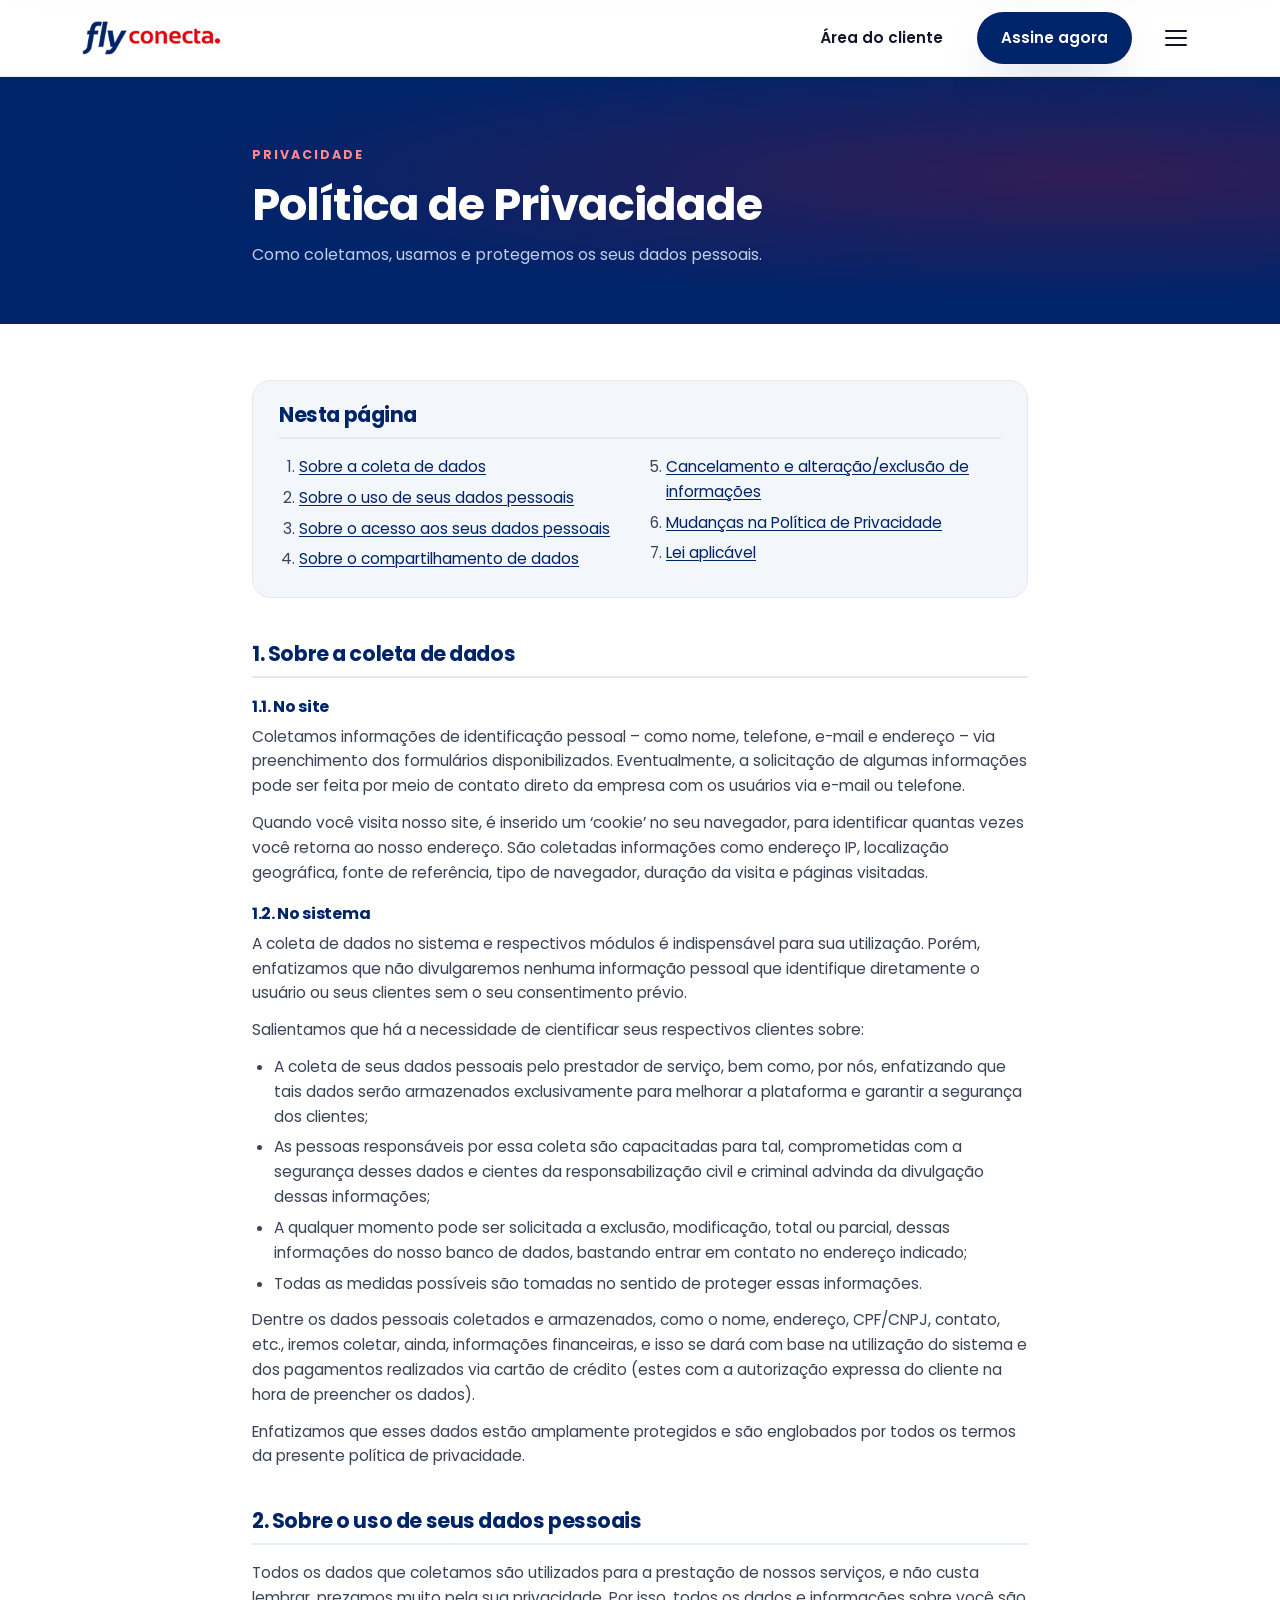
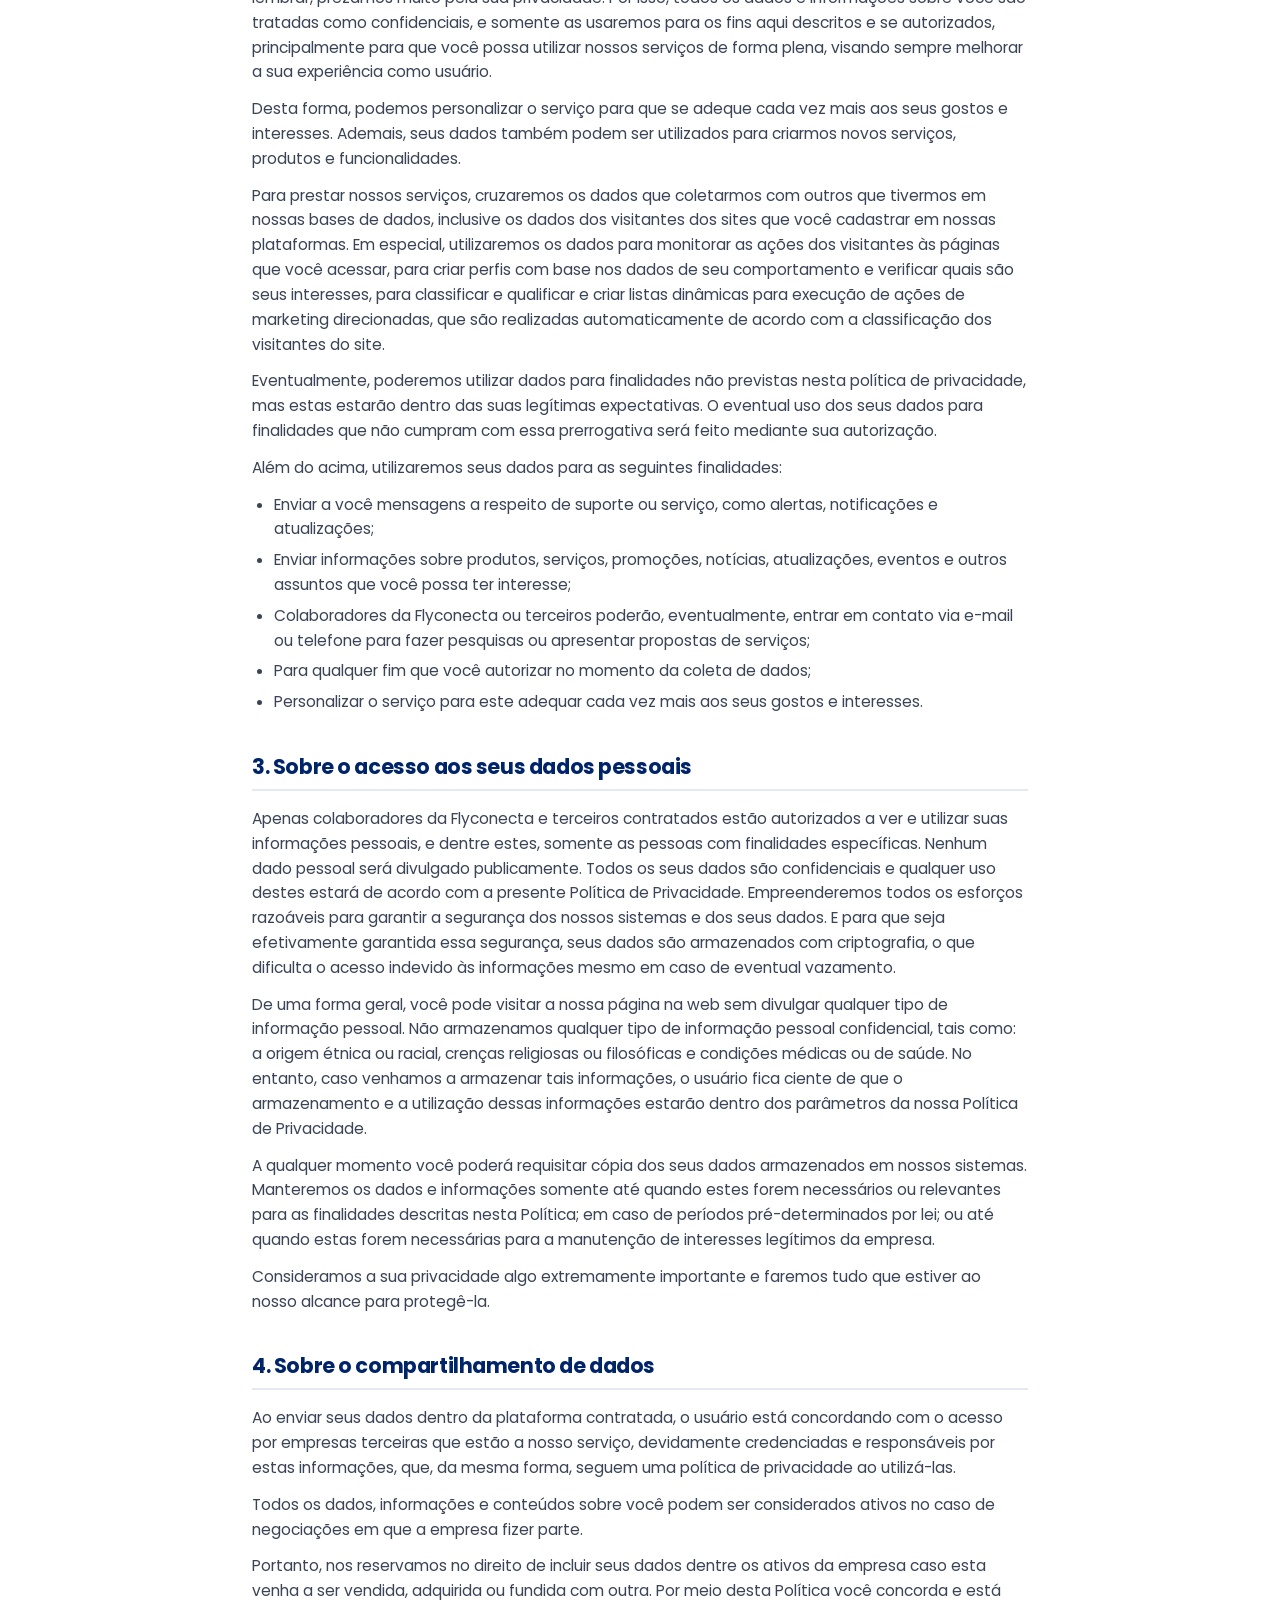
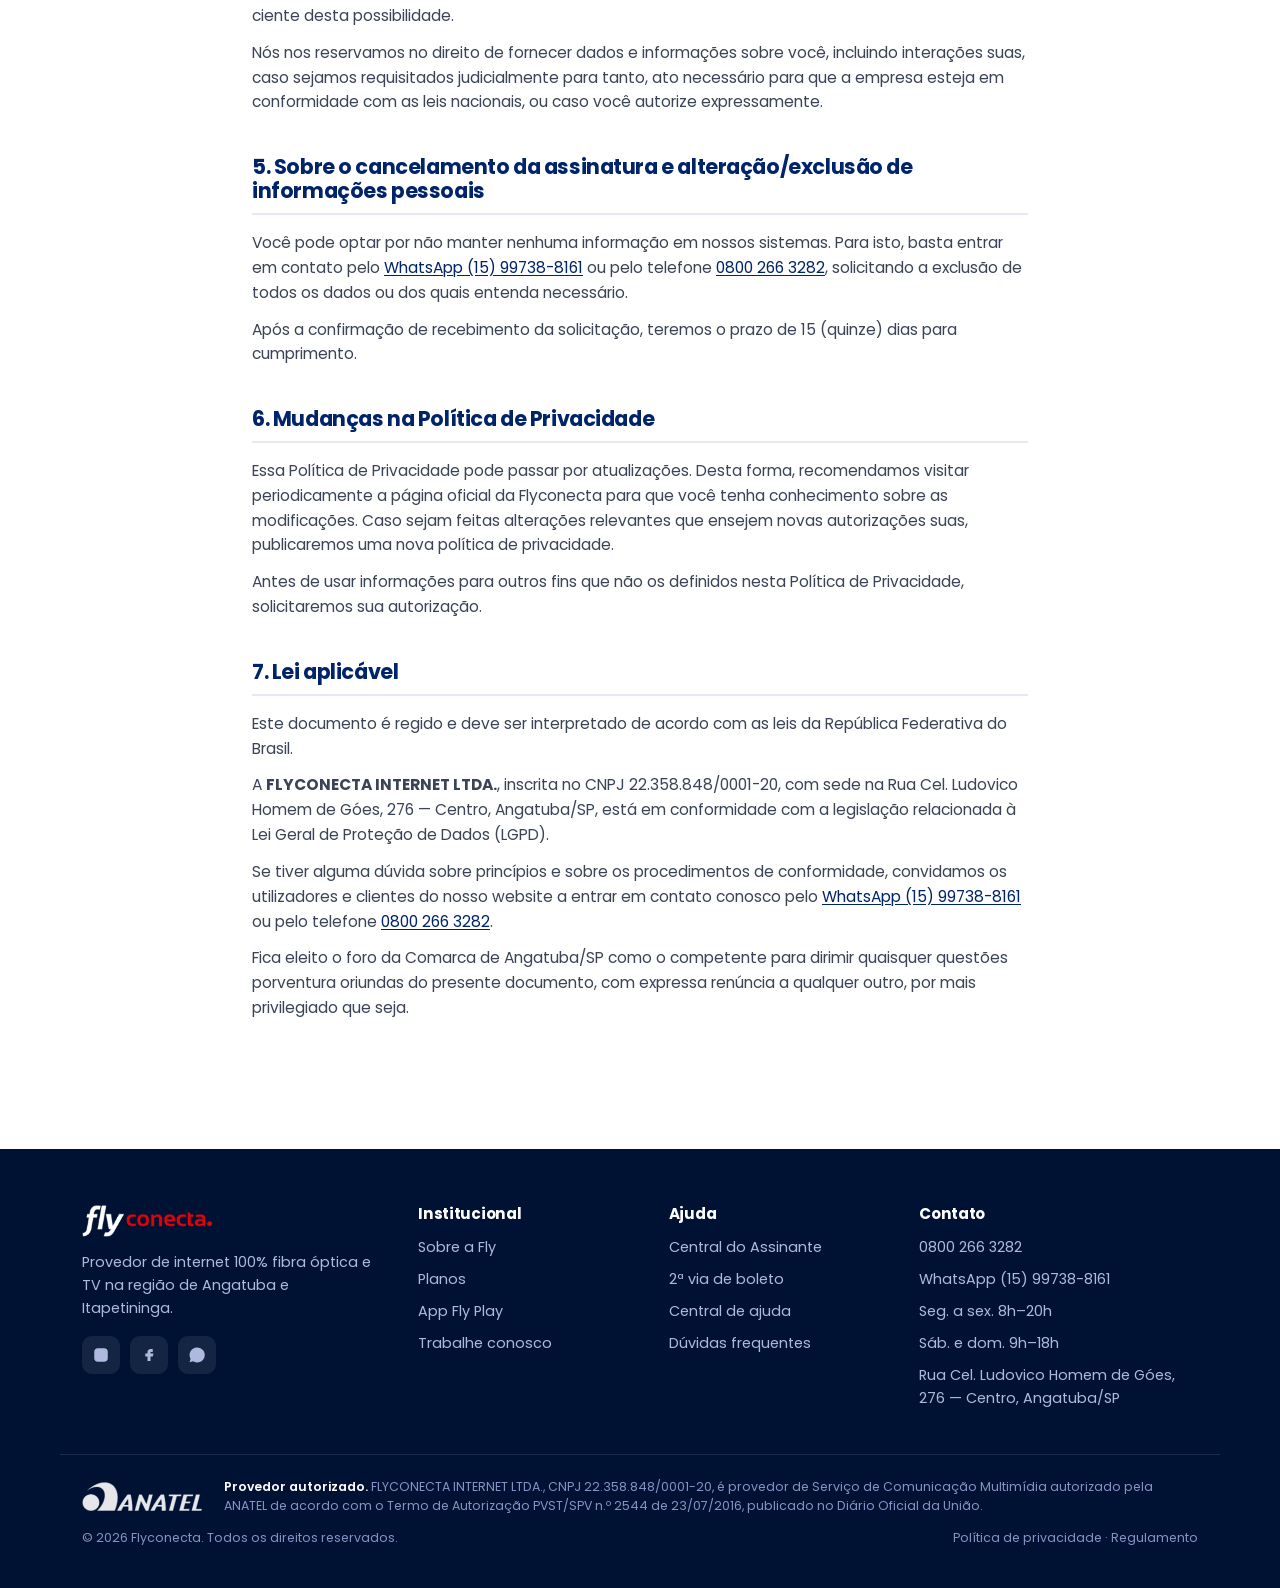
<file: privacidade/index.html>
<!DOCTYPE html>
<html lang="pt-BR">
<head>
<meta charset="UTF-8">
<meta name="viewport" content="width=device-width, initial-scale=1.0">
<title>Política de Privacidade | Flyconecta</title>
<meta name="description" content="Política de privacidade da Flyconecta: como coletamos, usamos e protegemos os seus dados pessoais.">
<link rel="icon" type="image/png" href="../assets/favicon.png?v=2">
<link rel="apple-touch-icon" href="../assets/apple-touch-icon.png?v=2">
<link rel="preconnect" href="https://fonts.googleapis.com">
<link rel="preconnect" href="https://fonts.gstatic.com" crossorigin>
<link href="https://fonts.googleapis.com/css2?family=Poppins:ital,wght@0,300;0,400;0,500;0,600;0,700;0,800;1,700&display=swap" rel="stylesheet">
<link rel="stylesheet" href="../styles.css?v=73">
</head>
<body>

<!-- ===== Header ===== -->
<header class="header" id="topo">
  <div class="wrap header__inner">
    <a href="../" class="brand" aria-label="Flyconecta — início">
      <img src="../assets/logo-flyconecta-dark.png" alt="Flyconecta" width="205" height="50">
    </a>

    <nav class="nav" id="nav">
      <a href="../#planos">Planos</a>
      <a href="../#extras">Extras</a>
      <a href="../#social">5P1P</a>
      <a href="../#app">App Fly Play</a>
      <a href="../#tv">TV</a>
      <a href="../#diferenciais">Por que a Fly</a>
      <a href="../#cobertura">Cobertura</a>
      <a href="../#faq">Dúvidas</a>
      <a href="../regulamento/">Regulamento</a>
      <a data-ref="site-trabalhe-conosco-menu" data-msg="Olá, quero enviar meu currículo" href="https://wa.me/5515996395017" target="_blank" rel="noopener">Trabalhe conosco</a>
    </nav>

    <div class="header__cta">
      <a class="btn btn--ghost" href="https://arearestrita.flyconecta.com.br/central_assinante_web/login" target="_blank" rel="noopener">Área do cliente</a>
      <a class="btn btn--primary" href="../#planos">Assine agora</a>
    </div>

    <button class="burger" id="burger" aria-label="Abrir menu" aria-expanded="false" aria-controls="nav">
      <span></span><span></span><span></span>
    </button>
  </div>
</header>

<main>
<section class="pagehead">
  <div class="wrap wrap--narrow">
    <span class="eyebrow">Privacidade</span>
    <h1>Política de Privacidade</h1>
    <p>Como coletamos, usamos e protegemos os seus dados pessoais.</p>
  </div>
</section>

<div class="legal">
  <div class="wrap wrap--narrow">
    <nav class="legal__toc" aria-label="Nesta página">
      <h2>Nesta página</h2>
      <ol>
        <li><a href="#coleta">Sobre a coleta de dados</a></li>
        <li><a href="#uso">Sobre o uso de seus dados pessoais</a></li>
        <li><a href="#acesso">Sobre o acesso aos seus dados pessoais</a></li>
        <li><a href="#compartilhamento">Sobre o compartilhamento de dados</a></li>
        <li><a href="#exclusao">Cancelamento e alteração/exclusão de informações</a></li>
        <li><a href="#mudancas">Mudanças na Política de Privacidade</a></li>
        <li><a href="#lei">Lei aplicável</a></li>
      </ol>
    </nav>

    <section id="coleta">
      <h2>1. Sobre a coleta de dados</h2>
      <h3>1.1. No site</h3>
      <p>Coletamos informações de identificação pessoal – como nome, telefone, e-mail e endereço – via preenchimento dos formulários disponibilizados. Eventualmente, a solicitação de algumas informações pode ser feita por meio de contato direto da empresa com os usuários via e-mail ou telefone.</p>
      <p>Quando você visita nosso site, é inserido um ‘cookie’ no seu navegador, para identificar quantas vezes você retorna ao nosso endereço. São coletadas informações como endereço IP, localização geográfica, fonte de referência, tipo de navegador, duração da visita e páginas visitadas.</p>
      <h3>1.2. No sistema</h3>
      <p>A coleta de dados no sistema e respectivos módulos é indispensável para sua utilização. Porém, enfatizamos que não divulgaremos nenhuma informação pessoal que identifique diretamente o usuário ou seus clientes sem o seu consentimento prévio.</p>
      <p>Salientamos que há a necessidade de cientificar seus respectivos clientes sobre:</p>
      <ul>
        <li>A coleta de seus dados pessoais pelo prestador de serviço, bem como, por nós, enfatizando que tais dados serão armazenados exclusivamente para melhorar a plataforma e garantir a segurança dos clientes;</li>
        <li>As pessoas responsáveis por essa coleta são capacitadas para tal, comprometidas com a segurança desses dados e cientes da responsabilização civil e criminal advinda da divulgação dessas informações;</li>
        <li>A qualquer momento pode ser solicitada a exclusão, modificação, total ou parcial, dessas informações do nosso banco de dados, bastando entrar em contato no endereço indicado;</li>
        <li>Todas as medidas possíveis são tomadas no sentido de proteger essas informações.</li>
      </ul>
      <p>Dentre os dados pessoais coletados e armazenados, como o nome, endereço, CPF/CNPJ, contato, etc., iremos coletar, ainda, informações financeiras, e isso se dará com base na utilização do sistema e dos pagamentos realizados via cartão de crédito (estes com a autorização expressa do cliente na hora de preencher os dados).</p>
      <p>Enfatizamos que esses dados estão amplamente protegidos e são englobados por todos os termos da presente política de privacidade.</p>
    </section>

    <section id="uso">
      <h2>2. Sobre o uso de seus dados pessoais</h2>
      <p>Todos os dados que coletamos são utilizados para a prestação de nossos serviços, e não custa lembrar, prezamos muito pela sua privacidade. Por isso, todos os dados e informações sobre você são tratadas como confidenciais, e somente as usaremos para os fins aqui descritos e se autorizados, principalmente para que você possa utilizar nossos serviços de forma plena, visando sempre melhorar a sua experiência como usuário.</p>
      <p>Desta forma, podemos personalizar o serviço para que se adeque cada vez mais aos seus gostos e interesses. Ademais, seus dados também podem ser utilizados para criarmos novos serviços, produtos e funcionalidades.</p>
      <p>Para prestar nossos serviços, cruzaremos os dados que coletarmos com outros que tivermos em nossas bases de dados, inclusive os dados dos visitantes dos sites que você cadastrar em nossas plataformas. Em especial, utilizaremos os dados para monitorar as ações dos visitantes às páginas que você acessar, para criar perfis com base nos dados de seu comportamento e verificar quais são seus interesses, para classificar e qualificar e criar listas dinâmicas para execução de ações de marketing direcionadas, que são realizadas automaticamente de acordo com a classificação dos visitantes do site.</p>
      <p>Eventualmente, poderemos utilizar dados para finalidades não previstas nesta política de privacidade, mas estas estarão dentro das suas legítimas expectativas. O eventual uso dos seus dados para finalidades que não cumpram com essa prerrogativa será feito mediante sua autorização.</p>
      <p>Além do acima, utilizaremos seus dados para as seguintes finalidades:</p>
      <ul>
        <li>Enviar a você mensagens a respeito de suporte ou serviço, como alertas, notificações e atualizações;</li>
        <li>Enviar informações sobre produtos, serviços, promoções, notícias, atualizações, eventos e outros assuntos que você possa ter interesse;</li>
        <li>Colaboradores da Flyconecta ou terceiros poderão, eventualmente, entrar em contato via e-mail ou telefone para fazer pesquisas ou apresentar propostas de serviços;</li>
        <li>Para qualquer fim que você autorizar no momento da coleta de dados;</li>
        <li>Personalizar o serviço para este adequar cada vez mais aos seus gostos e interesses.</li>
      </ul>
    </section>

    <section id="acesso">
      <h2>3. Sobre o acesso aos seus dados pessoais</h2>
      <p>Apenas colaboradores da Flyconecta e terceiros contratados estão autorizados a ver e utilizar suas informações pessoais, e dentre estes, somente as pessoas com finalidades específicas. Nenhum dado pessoal será divulgado publicamente. Todos os seus dados são confidenciais e qualquer uso destes estará de acordo com a presente Política de Privacidade. Empreenderemos todos os esforços razoáveis para garantir a segurança dos nossos sistemas e dos seus dados. E para que seja efetivamente garantida essa segurança, seus dados são armazenados com criptografia, o que dificulta o acesso indevido às informações mesmo em caso de eventual vazamento.</p>
      <p>De uma forma geral, você pode visitar a nossa página na web sem divulgar qualquer tipo de informação pessoal. Não armazenamos qualquer tipo de informação pessoal confidencial, tais como: a origem étnica ou racial, crenças religiosas ou filosóficas e condições médicas ou de saúde. No entanto, caso venhamos a armazenar tais informações, o usuário fica ciente de que o armazenamento e a utilização dessas informações estarão dentro dos parâmetros da nossa Política de Privacidade.</p>
      <p>A qualquer momento você poderá requisitar cópia dos seus dados armazenados em nossos sistemas. Manteremos os dados e informações somente até quando estes forem necessários ou relevantes para as finalidades descritas nesta Política; em caso de períodos pré-determinados por lei; ou até quando estas forem necessárias para a manutenção de interesses legítimos da empresa.</p>
      <p>Consideramos a sua privacidade algo extremamente importante e faremos tudo que estiver ao nosso alcance para protegê-la.</p>
    </section>

    <section id="compartilhamento">
      <h2>4. Sobre o compartilhamento de dados</h2>
      <p>Ao enviar seus dados dentro da plataforma contratada, o usuário está concordando com o acesso por empresas terceiras que estão a nosso serviço, devidamente credenciadas e responsáveis por estas informações, que, da mesma forma, seguem uma política de privacidade ao utilizá-las.</p>
      <p>Todos os dados, informações e conteúdos sobre você podem ser considerados ativos no caso de negociações em que a empresa fizer parte.</p>
      <p>Portanto, nos reservamos no direito de incluir seus dados dentre os ativos da empresa caso esta venha a ser vendida, adquirida ou fundida com outra. Por meio desta Política você concorda e está ciente desta possibilidade.</p>
      <p>Nós nos reservamos no direito de fornecer dados e informações sobre você, incluindo interações suas, caso sejamos requisitados judicialmente para tanto, ato necessário para que a empresa esteja em conformidade com as leis nacionais, ou caso você autorize expressamente.</p>
    </section>

    <section id="exclusao">
      <h2>5. Sobre o cancelamento da assinatura e alteração/exclusão de informações pessoais</h2>
      <p>Você pode optar por não manter nenhuma informação em nossos sistemas. Para isto, basta entrar em contato pelo <a data-ref="site-privacidade-contato" href="https://wa.me/5515997388161" target="_blank" rel="noopener">WhatsApp (15) 99738-8161</a> ou pelo telefone <a href="tel:08002663282">0800 266 3282</a>, solicitando a exclusão de todos os dados ou dos quais entenda necessário.</p>
      <p>Após a confirmação de recebimento da solicitação, teremos o prazo de 15 (quinze) dias para cumprimento.</p>
    </section>

    <section id="mudancas">
      <h2>6. Mudanças na Política de Privacidade</h2>
      <p>Essa Política de Privacidade pode passar por atualizações. Desta forma, recomendamos visitar periodicamente a página oficial da Flyconecta para que você tenha conhecimento sobre as modificações. Caso sejam feitas alterações relevantes que ensejem novas autorizações suas, publicaremos uma nova política de privacidade.</p>
      <p>Antes de usar informações para outros fins que não os definidos nesta Política de Privacidade, solicitaremos sua autorização.</p>
    </section>

    <section id="lei">
      <h2>7. Lei aplicável</h2>
      <p>Este documento é regido e deve ser interpretado de acordo com as leis da República Federativa do Brasil.</p>
      <p>A <b>FLYCONECTA INTERNET LTDA.</b>, inscrita no CNPJ 22.358.848/0001-20, com sede na Rua Cel. Ludovico Homem de Góes, 276 — Centro, Angatuba/SP, está em conformidade com a legislação relacionada à Lei Geral de Proteção de Dados (LGPD).</p>
      <p>Se tiver alguma dúvida sobre princípios e sobre os procedimentos de conformidade, convidamos os utilizadores e clientes do nosso website a entrar em contato conosco pelo <a data-ref="site-privacidade-contato" href="https://wa.me/5515997388161" target="_blank" rel="noopener">WhatsApp (15) 99738-8161</a> ou pelo telefone <a href="tel:08002663282">0800 266 3282</a>.</p>
      <p>Fica eleito o foro da Comarca de Angatuba/SP como o competente para dirimir quaisquer questões porventura oriundas do presente documento, com expressa renúncia a qualquer outro, por mais privilegiado que seja.</p>
    </section>
  </div>
</div>
</main>

<!-- ===== Footer ===== -->
<footer class="footer">
  <div class="wrap footer__grid">
    <div class="footer__brand">
      <img src="../assets/logo-flyconecta.png" alt="Flyconecta" width="205" height="50">
      <p>Provedor de internet 100% fibra óptica e TV na região de Angatuba e Itapetininga.</p>
      <div class="footer__social">
        <a href="https://instagram.com../" target="_blank" rel="noopener" aria-label="Instagram">
          <svg viewBox="0 0 24 24" aria-hidden="true"><rect x="3" y="3" width="18" height="18" rx="5"/><circle cx="12" cy="12" r="4"/><circle cx="17.5" cy="6.5" r="1"/></svg>
        </a>
        <a href="https://facebook.com/flyconecta" target="_blank" rel="noopener" aria-label="Facebook">
          <svg viewBox="0 0 24 24" aria-hidden="true"><path d="M14 8h3V4h-3c-2.2 0-4 1.8-4 4v2H7v4h3v6h4v-6h3l1-4h-4V8c0-.6.4-1 1-1z"/></svg>
        </a>
        <a data-ref="site-rodape-icone" href="https://wa.me/5515997388161" target="_blank" rel="noopener" aria-label="WhatsApp">
          <svg viewBox="0 0 24 24" aria-hidden="true"><path d="M12 2a10 10 0 0 0-8.6 15l-1.3 4.7 4.8-1.3A10 10 0 1 0 12 2z"/></svg>
        </a>
      </div>
    </div>

    <div class="footer__col">
      <h4>Institucional</h4>
      <a href="../#diferenciais">Sobre a Fly</a>
      <a href="../#planos">Planos</a>
      <a href="../#app">App Fly Play</a>
      <a data-ref="site-trabalhe-conosco-rodape" data-msg="Olá, quero enviar meu currículo" href="https://wa.me/5515996395017" target="_blank" rel="noopener">Trabalhe conosco</a>
    </div>

    <div class="footer__col">
      <h4>Ajuda</h4>
      <a href="https://arearestrita.flyconecta.com.br/central_assinante_web/login" target="_blank" rel="noopener">Central do Assinante</a>
      <a data-ref="site-boleto-rodape" href="https://wa.me/5515997388161?text=Ol%C3%A1%2C%20preciso%20da%202%C2%AA%20via%20do%20boleto" target="_blank" rel="noopener">2ª via de boleto</a>
      <a href="#ajuda">Central de ajuda</a>
      <a href="../#faq">Dúvidas frequentes</a>
    </div>

    <div class="footer__col">
      <h4>Contato</h4>
      <a href="tel:08002663282">0800 266 3282</a>
      <a data-ref="site-rodape-whatsapp" href="https://wa.me/5515997388161" target="_blank" rel="noopener">WhatsApp (15) 99738-8161</a>
      <span>Seg. a sex. 8h–20h</span>
      <span>Sáb. e dom. 9h–18h</span>
      <span>Rua Cel. Ludovico Homem de Góes, 276 — Centro, Angatuba/SP</span>
    </div>
  </div>

  <div class="wrap footer__legal">
    <div class="footer__anatel">
      <img src="../assets/anatel.png" alt="Anatel" width="444" height="109" loading="lazy">
      <p><b>Provedor autorizado.</b> FLYCONECTA INTERNET LTDA., CNPJ 22.358.848/0001-20, é provedor de Serviço de Comunicação Multimídia autorizado pela ANATEL de acordo com o Termo de Autorização PVST/SPV n.º 2544 de 23/07/2016, publicado no Diário Oficial da União.</p>
    </div>
    <div class="footer__legal-row">
      <span>© <span id="ano">2026</span> Flyconecta. Todos os direitos reservados.</span>
      <span><a href="../privacidade/">Política de privacidade</a> · <a href="../regulamento/">Regulamento</a></span>
    </div>
  </div>
</footer>

<script src="../script.js?v=77"></script>
</body>
</html>
</file>
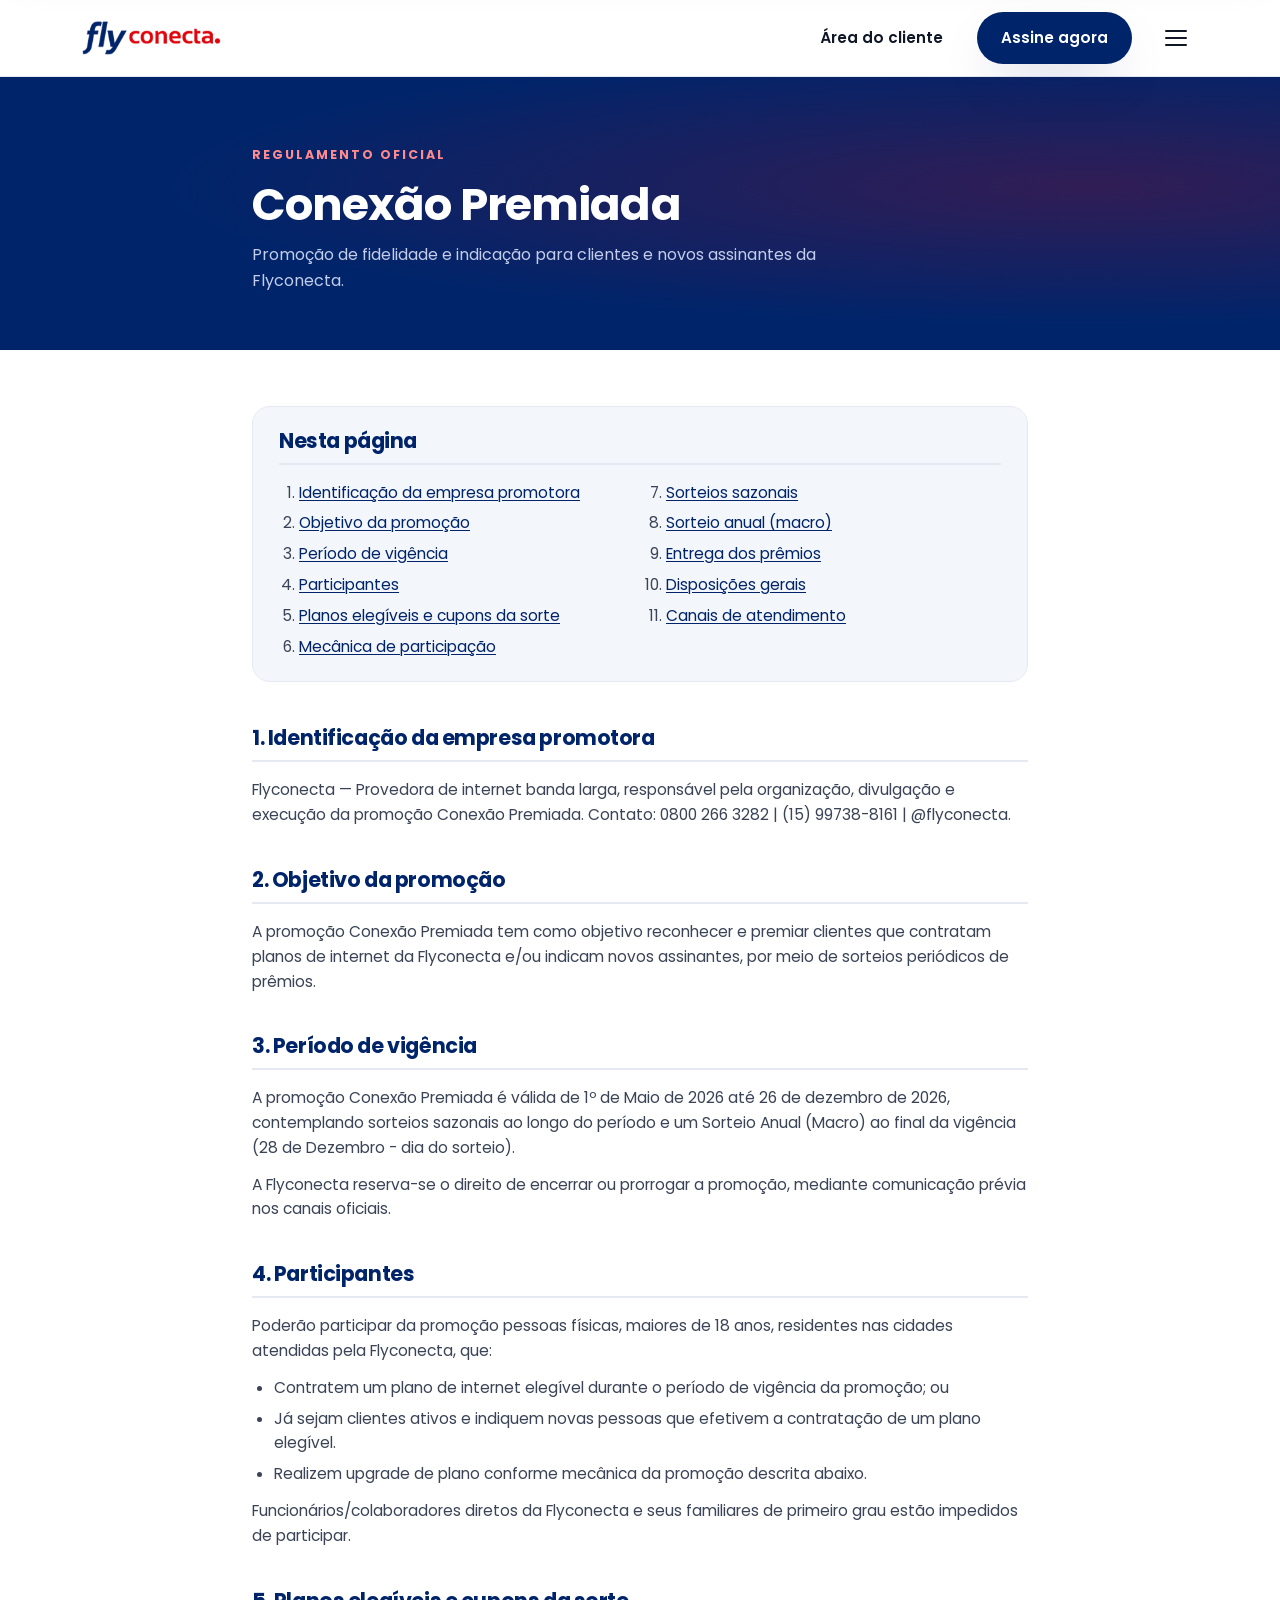
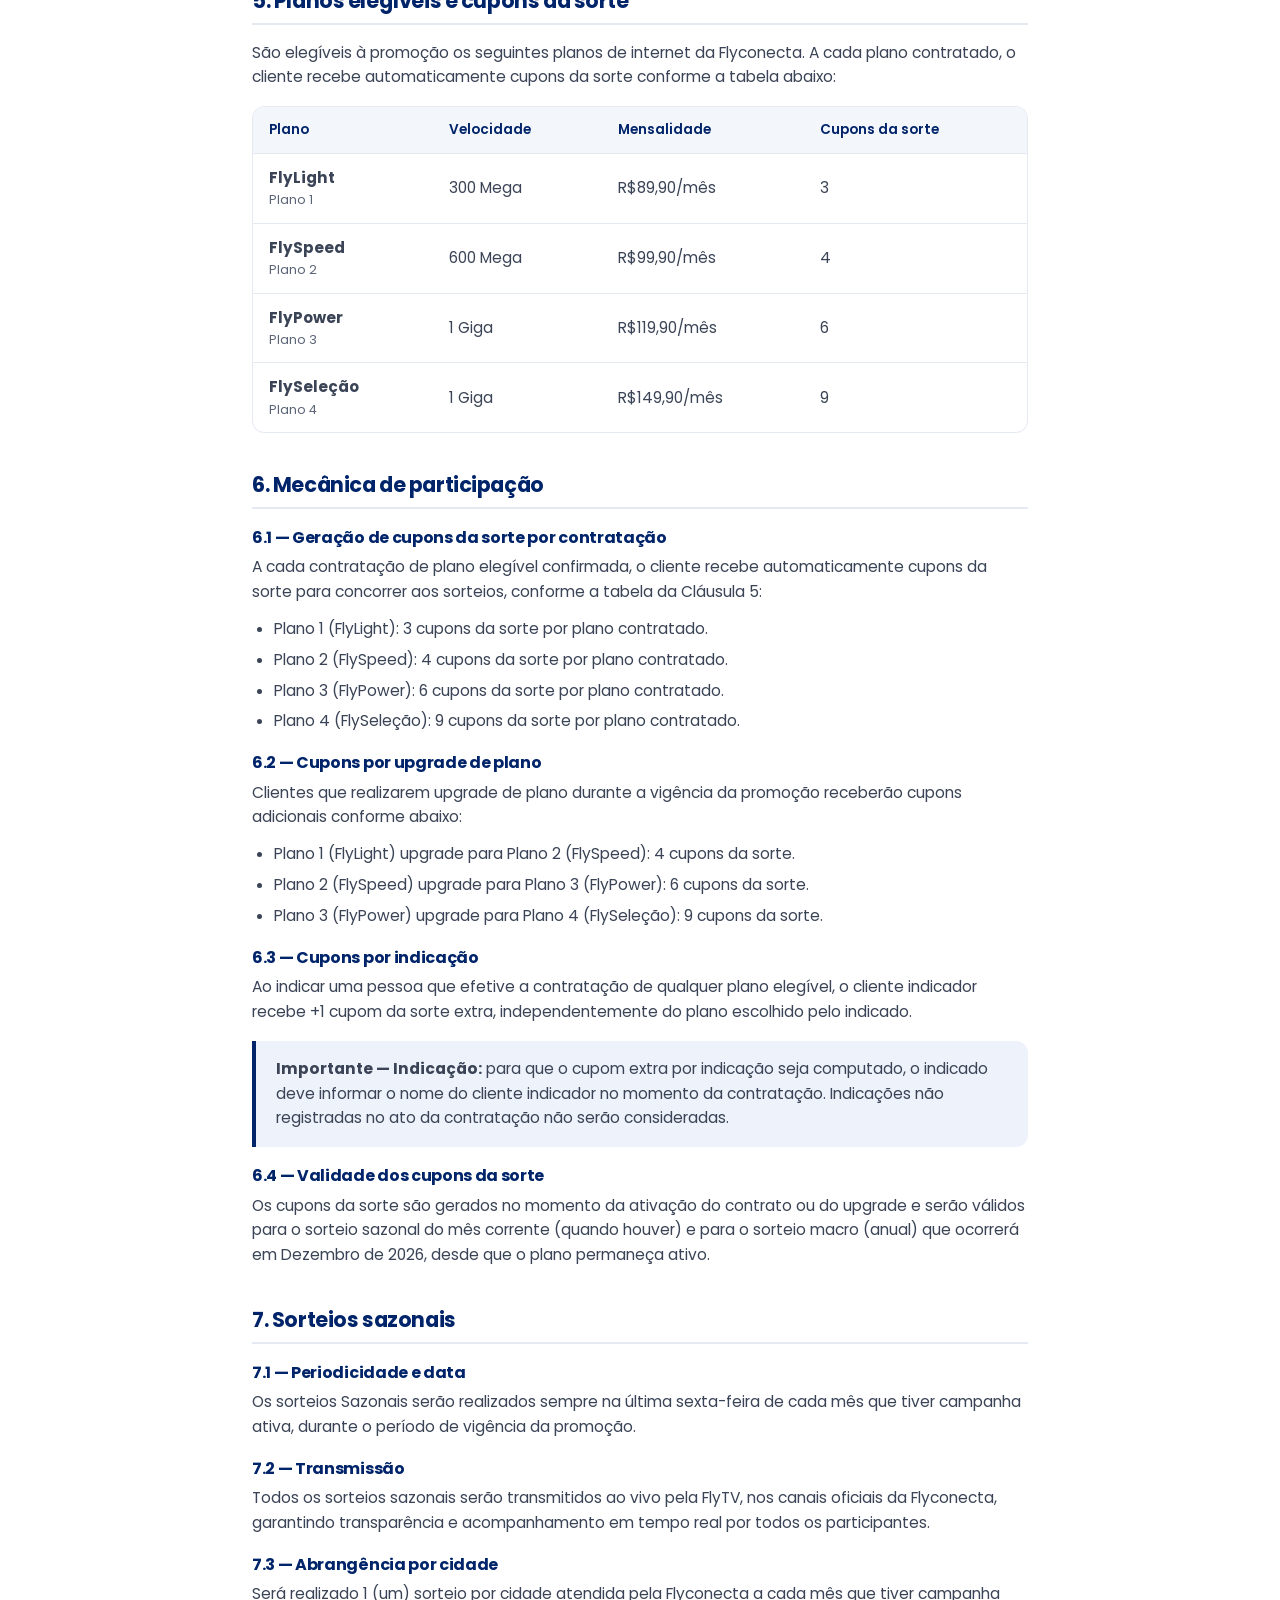
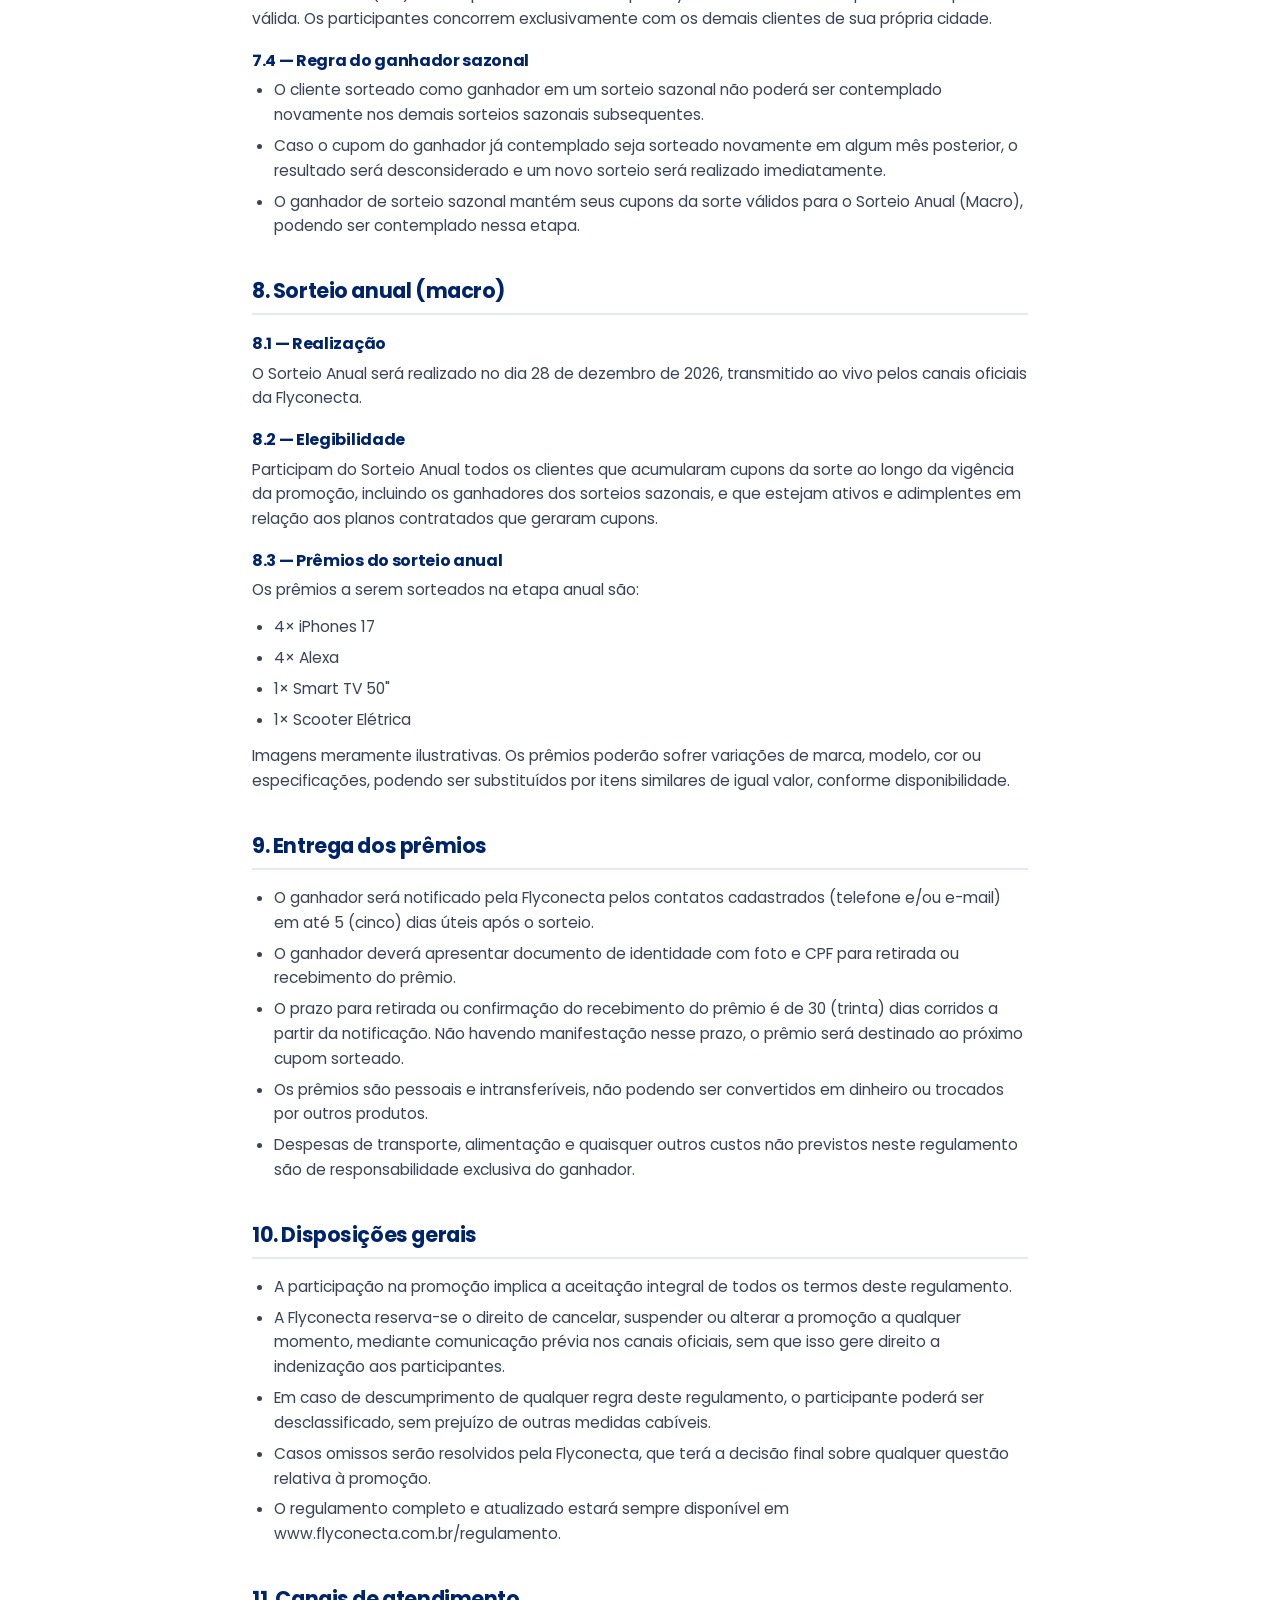
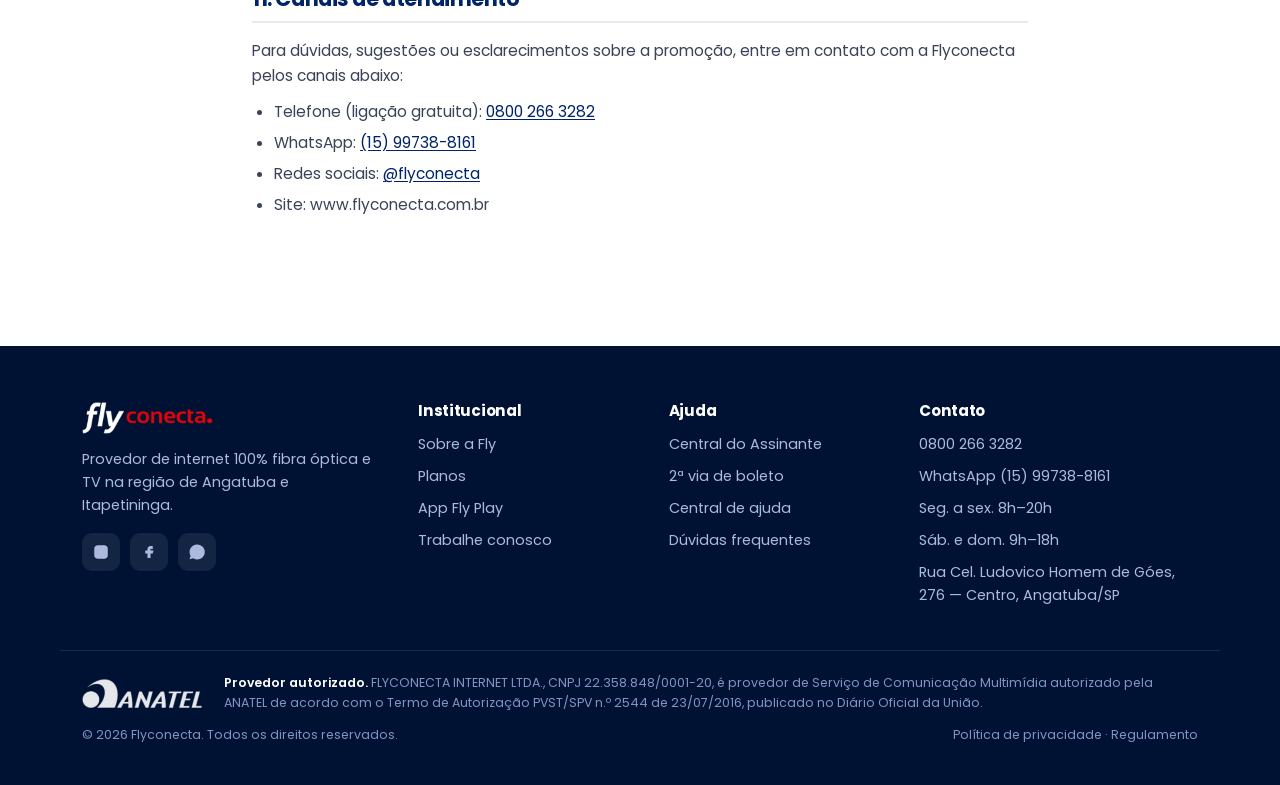
<file: regulamento/index.html>
<!DOCTYPE html>
<html lang="pt-BR">
<head>
<meta charset="UTF-8">
<meta name="viewport" content="width=device-width, initial-scale=1.0">
<title>Regulamento Conexão Premiada | Flyconecta</title>
<meta name="description" content="Regulamento oficial da promoção Conexão Premiada 2026 da Flyconecta: planos elegíveis, cupons da sorte, sorteios e prêmios.">
<link rel="icon" type="image/png" href="../assets/favicon.png?v=2">
<link rel="apple-touch-icon" href="../assets/apple-touch-icon.png?v=2">
<link rel="preconnect" href="https://fonts.googleapis.com">
<link rel="preconnect" href="https://fonts.gstatic.com" crossorigin>
<link href="https://fonts.googleapis.com/css2?family=Poppins:ital,wght@0,300;0,400;0,500;0,600;0,700;0,800;1,700&display=swap" rel="stylesheet">
<link rel="stylesheet" href="../styles.css?v=73">
</head>
<body>

<!-- ===== Header ===== -->
<header class="header" id="topo">
  <div class="wrap header__inner">
    <a href="../" class="brand" aria-label="Flyconecta — início">
      <img src="../assets/logo-flyconecta-dark.png" alt="Flyconecta" width="205" height="50">
    </a>

    <nav class="nav" id="nav">
      <a href="../#planos">Planos</a>
      <a href="../#extras">Extras</a>
      <a href="../#social">5P1P</a>
      <a href="../#app">App Fly Play</a>
      <a href="../#tv">TV</a>
      <a href="../#diferenciais">Por que a Fly</a>
      <a href="../#cobertura">Cobertura</a>
      <a href="../#faq">Dúvidas</a>
      <a href="../regulamento/">Regulamento</a>
      <a data-ref="site-trabalhe-conosco-menu" data-msg="Olá, quero enviar meu currículo" href="https://wa.me/5515996395017" target="_blank" rel="noopener">Trabalhe conosco</a>
    </nav>

    <div class="header__cta">
      <a class="btn btn--ghost" href="https://arearestrita.flyconecta.com.br/central_assinante_web/login" target="_blank" rel="noopener">Área do cliente</a>
      <a class="btn btn--primary" href="../#planos">Assine agora</a>
    </div>

    <button class="burger" id="burger" aria-label="Abrir menu" aria-expanded="false" aria-controls="nav">
      <span></span><span></span><span></span>
    </button>
  </div>
</header>

<main>
<section class="pagehead">
  <div class="wrap wrap--narrow">
    <span class="eyebrow">Regulamento oficial</span>
    <h1>Conexão Premiada</h1>
    <p>Promoção de fidelidade e indicação para clientes e novos assinantes da Flyconecta.</p>
  </div>
</section>

<div class="legal">
  <div class="wrap wrap--narrow">
    <nav class="legal__toc" aria-label="Nesta página">
      <h2>Nesta página</h2>
      <ol>
        <li><a href="#empresa">Identificação da empresa promotora</a></li>
        <li><a href="#objetivo">Objetivo da promoção</a></li>
        <li><a href="#vigencia">Período de vigência</a></li>
        <li><a href="#participantes">Participantes</a></li>
        <li><a href="#planos">Planos elegíveis e cupons da sorte</a></li>
        <li><a href="#mecanica">Mecânica de participação</a></li>
        <li><a href="#sazonais">Sorteios sazonais</a></li>
        <li><a href="#anual">Sorteio anual (macro)</a></li>
        <li><a href="#entrega">Entrega dos prêmios</a></li>
        <li><a href="#gerais">Disposições gerais</a></li>
        <li><a href="#atendimento">Canais de atendimento</a></li>
      </ol>
    </nav>

    <section id="empresa">
      <h2>1. Identificação da empresa promotora</h2>
      <p>Flyconecta — Provedora de internet banda larga, responsável pela organização, divulgação e execução da promoção Conexão Premiada. Contato: 0800 266 3282 | (15) 99738-8161 | @flyconecta.</p>
    </section>

    <section id="objetivo">
      <h2>2. Objetivo da promoção</h2>
      <p>A promoção Conexão Premiada tem como objetivo reconhecer e premiar clientes que contratam planos de internet da Flyconecta e/ou indicam novos assinantes, por meio de sorteios periódicos de prêmios.</p>
    </section>

    <section id="vigencia">
      <h2>3. Período de vigência</h2>
      <p>A promoção Conexão Premiada é válida de 1º de Maio de 2026 até 26 de dezembro de 2026, contemplando sorteios sazonais ao longo do período e um Sorteio Anual (Macro) ao final da vigência (28 de Dezembro - dia do sorteio).</p>
      <p>A Flyconecta reserva-se o direito de encerrar ou prorrogar a promoção, mediante comunicação prévia nos canais oficiais.</p>
    </section>

    <section id="participantes">
      <h2>4. Participantes</h2>
      <p>Poderão participar da promoção pessoas físicas, maiores de 18 anos, residentes nas cidades atendidas pela Flyconecta, que:</p>
      <ul>
        <li>Contratem um plano de internet elegível durante o período de vigência da promoção; ou</li>
        <li>Já sejam clientes ativos e indiquem novas pessoas que efetivem a contratação de um plano elegível.</li>
        <li>Realizem upgrade de plano conforme mecânica da promoção descrita abaixo.</li>
      </ul>
      <p>Funcionários/colaboradores diretos da Flyconecta e seus familiares de primeiro grau estão impedidos de participar.</p>
    </section>

    <section id="planos">
      <h2>5. Planos elegíveis e cupons da sorte</h2>
      <p>São elegíveis à promoção os seguintes planos de internet da Flyconecta. A cada plano contratado, o cliente recebe automaticamente cupons da sorte conforme a tabela abaixo:</p>
      <div class="legal__table">
        <table>
          <thead><tr><th>Plano</th><th>Velocidade</th><th>Mensalidade</th><th>Cupons da sorte</th></tr></thead>
          <tbody>
            <tr><td><b>FlyLight</b> <span>Plano 1</span></td><td>300 Mega</td><td>R$89,90/mês</td><td>3</td></tr>
            <tr><td><b>FlySpeed</b> <span>Plano 2</span></td><td>600 Mega</td><td>R$99,90/mês</td><td>4</td></tr>
            <tr><td><b>FlyPower</b> <span>Plano 3</span></td><td>1 Giga</td><td>R$119,90/mês</td><td>6</td></tr>
            <tr><td><b>FlySeleção</b> <span>Plano 4</span></td><td>1 Giga</td><td>R$149,90/mês</td><td>9</td></tr>
          </tbody>
        </table>
      </div>
    </section>

    <section id="mecanica">
      <h2>6. Mecânica de participação</h2>
      <h3>6.1 — Geração de cupons da sorte por contratação</h3>
      <p>A cada contratação de plano elegível confirmada, o cliente recebe automaticamente cupons da sorte para concorrer aos sorteios, conforme a tabela da Cláusula 5:</p>
      <ul>
        <li>Plano 1 (FlyLight): 3 cupons da sorte por plano contratado.</li>
        <li>Plano 2 (FlySpeed): 4 cupons da sorte por plano contratado.</li>
        <li>Plano 3 (FlyPower): 6 cupons da sorte por plano contratado.</li>
        <li>Plano 4 (FlySeleção): 9 cupons da sorte por plano contratado.</li>
      </ul>
      <h3>6.2 — Cupons por upgrade de plano</h3>
      <p>Clientes que realizarem upgrade de plano durante a vigência da promoção receberão cupons adicionais conforme abaixo:</p>
      <ul>
        <li>Plano 1 (FlyLight) upgrade para Plano 2 (FlySpeed): 4 cupons da sorte.</li>
        <li>Plano 2 (FlySpeed) upgrade para Plano 3 (FlyPower): 6 cupons da sorte.</li>
        <li>Plano 3 (FlyPower) upgrade para Plano 4 (FlySeleção): 9 cupons da sorte.</li>
      </ul>
      <h3>6.3 — Cupons por indicação</h3>
      <p>Ao indicar uma pessoa que efetive a contratação de qualquer plano elegível, o cliente indicador recebe +1 cupom da sorte extra, independentemente do plano escolhido pelo indicado.</p>
      <div class="legal__box"><p><b>Importante — Indicação:</b> para que o cupom extra por indicação seja computado, o indicado deve informar o nome do cliente indicador no momento da contratação. Indicações não registradas no ato da contratação não serão consideradas.</p></div>
      <h3>6.4 — Validade dos cupons da sorte</h3>
      <p>Os cupons da sorte são gerados no momento da ativação do contrato ou do upgrade e serão válidos para o sorteio sazonal do mês corrente (quando houver) e para o sorteio macro (anual) que ocorrerá em Dezembro de 2026, desde que o plano permaneça ativo.</p>
    </section>

    <section id="sazonais">
      <h2>7. Sorteios sazonais</h2>
      <h3>7.1 — Periodicidade e data</h3>
      <p>Os sorteios Sazonais serão realizados sempre na última sexta-feira de cada mês que tiver campanha ativa, durante o período de vigência da promoção.</p>
      <h3>7.2 — Transmissão</h3>
      <p>Todos os sorteios sazonais serão transmitidos ao vivo pela FlyTV, nos canais oficiais da Flyconecta, garantindo transparência e acompanhamento em tempo real por todos os participantes.</p>
      <h3>7.3 — Abrangência por cidade</h3>
      <p>Será realizado 1 (um) sorteio por cidade atendida pela Flyconecta a cada mês que tiver campanha válida. Os participantes concorrem exclusivamente com os demais clientes de sua própria cidade.</p>
      <h3>7.4 — Regra do ganhador sazonal</h3>
      <ul>
        <li>O cliente sorteado como ganhador em um sorteio sazonal não poderá ser contemplado novamente nos demais sorteios sazonais subsequentes.</li>
        <li>Caso o cupom do ganhador já contemplado seja sorteado novamente em algum mês posterior, o resultado será desconsiderado e um novo sorteio será realizado imediatamente.</li>
        <li>O ganhador de sorteio sazonal mantém seus cupons da sorte válidos para o Sorteio Anual (Macro), podendo ser contemplado nessa etapa.</li>
      </ul>
    </section>

    <section id="anual">
      <h2>8. Sorteio anual (macro)</h2>
      <h3>8.1 — Realização</h3>
      <p>O Sorteio Anual será realizado no dia 28 de dezembro de 2026, transmitido ao vivo pelos canais oficiais da Flyconecta.</p>
      <h3>8.2 — Elegibilidade</h3>
      <p>Participam do Sorteio Anual todos os clientes que acumularam cupons da sorte ao longo da vigência da promoção, incluindo os ganhadores dos sorteios sazonais, e que estejam ativos e adimplentes em relação aos planos contratados que geraram cupons.</p>
      <h3>8.3 — Prêmios do sorteio anual</h3>
      <p>Os prêmios a serem sorteados na etapa anual são:</p>
      <ul>
        <li>4× iPhones 17</li>
        <li>4× Alexa</li>
        <li>1× Smart TV 50"</li>
        <li>1× Scooter Elétrica</li>
      </ul>
      <p>Imagens meramente ilustrativas. Os prêmios poderão sofrer variações de marca, modelo, cor ou especificações, podendo ser substituídos por itens similares de igual valor, conforme disponibilidade.</p>
    </section>

    <section id="entrega">
      <h2>9. Entrega dos prêmios</h2>
      <ul>
        <li>O ganhador será notificado pela Flyconecta pelos contatos cadastrados (telefone e/ou e-mail) em até 5 (cinco) dias úteis após o sorteio.</li>
        <li>O ganhador deverá apresentar documento de identidade com foto e CPF para retirada ou recebimento do prêmio.</li>
        <li>O prazo para retirada ou confirmação do recebimento do prêmio é de 30 (trinta) dias corridos a partir da notificação. Não havendo manifestação nesse prazo, o prêmio será destinado ao próximo cupom sorteado.</li>
        <li>Os prêmios são pessoais e intransferíveis, não podendo ser convertidos em dinheiro ou trocados por outros produtos.</li>
        <li>Despesas de transporte, alimentação e quaisquer outros custos não previstos neste regulamento são de responsabilidade exclusiva do ganhador.</li>
      </ul>
    </section>

    <section id="gerais">
      <h2>10. Disposições gerais</h2>
      <ul>
        <li>A participação na promoção implica a aceitação integral de todos os termos deste regulamento.</li>
        <li>A Flyconecta reserva-se o direito de cancelar, suspender ou alterar a promoção a qualquer momento, mediante comunicação prévia nos canais oficiais, sem que isso gere direito a indenização aos participantes.</li>
        <li>Em caso de descumprimento de qualquer regra deste regulamento, o participante poderá ser desclassificado, sem prejuízo de outras medidas cabíveis.</li>
        <li>Casos omissos serão resolvidos pela Flyconecta, que terá a decisão final sobre qualquer questão relativa à promoção.</li>
        <li>O regulamento completo e atualizado estará sempre disponível em www.flyconecta.com.br/regulamento.</li>
      </ul>
    </section>

    <section id="atendimento">
      <h2>11. Canais de atendimento</h2>
      <p>Para dúvidas, sugestões ou esclarecimentos sobre a promoção, entre em contato com a Flyconecta pelos canais abaixo:</p>
      <ul>
        <li>Telefone (ligação gratuita): <a href="tel:08002663282">0800 266 3282</a></li>
        <li>WhatsApp: <a data-ref="site-regulamento-contato" href="https://wa.me/5515997388161" target="_blank" rel="noopener">(15) 99738-8161</a></li>
        <li>Redes sociais: <a href="https://instagram.com/flyconecta/" target="_blank" rel="noopener">@flyconecta</a></li>
        <li>Site: www.flyconecta.com.br</li>
      </ul>
    </section>
  </div>
</div>
</main>

<!-- ===== Footer ===== -->
<footer class="footer">
  <div class="wrap footer__grid">
    <div class="footer__brand">
      <img src="../assets/logo-flyconecta.png" alt="Flyconecta" width="205" height="50">
      <p>Provedor de internet 100% fibra óptica e TV na região de Angatuba e Itapetininga.</p>
      <div class="footer__social">
        <a href="https://instagram.com../" target="_blank" rel="noopener" aria-label="Instagram">
          <svg viewBox="0 0 24 24" aria-hidden="true"><rect x="3" y="3" width="18" height="18" rx="5"/><circle cx="12" cy="12" r="4"/><circle cx="17.5" cy="6.5" r="1"/></svg>
        </a>
        <a href="https://facebook.com/flyconecta" target="_blank" rel="noopener" aria-label="Facebook">
          <svg viewBox="0 0 24 24" aria-hidden="true"><path d="M14 8h3V4h-3c-2.2 0-4 1.8-4 4v2H7v4h3v6h4v-6h3l1-4h-4V8c0-.6.4-1 1-1z"/></svg>
        </a>
        <a data-ref="site-rodape-icone" href="https://wa.me/5515997388161" target="_blank" rel="noopener" aria-label="WhatsApp">
          <svg viewBox="0 0 24 24" aria-hidden="true"><path d="M12 2a10 10 0 0 0-8.6 15l-1.3 4.7 4.8-1.3A10 10 0 1 0 12 2z"/></svg>
        </a>
      </div>
    </div>

    <div class="footer__col">
      <h4>Institucional</h4>
      <a href="../#diferenciais">Sobre a Fly</a>
      <a href="../#planos">Planos</a>
      <a href="../#app">App Fly Play</a>
      <a data-ref="site-trabalhe-conosco-rodape" data-msg="Olá, quero enviar meu currículo" href="https://wa.me/5515996395017" target="_blank" rel="noopener">Trabalhe conosco</a>
    </div>

    <div class="footer__col">
      <h4>Ajuda</h4>
      <a href="https://arearestrita.flyconecta.com.br/central_assinante_web/login" target="_blank" rel="noopener">Central do Assinante</a>
      <a data-ref="site-boleto-rodape" href="https://wa.me/5515997388161?text=Ol%C3%A1%2C%20preciso%20da%202%C2%AA%20via%20do%20boleto" target="_blank" rel="noopener">2ª via de boleto</a>
      <a href="#ajuda">Central de ajuda</a>
      <a href="../#faq">Dúvidas frequentes</a>
    </div>

    <div class="footer__col">
      <h4>Contato</h4>
      <a href="tel:08002663282">0800 266 3282</a>
      <a data-ref="site-rodape-whatsapp" href="https://wa.me/5515997388161" target="_blank" rel="noopener">WhatsApp (15) 99738-8161</a>
      <span>Seg. a sex. 8h–20h</span>
      <span>Sáb. e dom. 9h–18h</span>
      <span>Rua Cel. Ludovico Homem de Góes, 276 — Centro, Angatuba/SP</span>
    </div>
  </div>

  <div class="wrap footer__legal">
    <div class="footer__anatel">
      <img src="../assets/anatel.png" alt="Anatel" width="444" height="109" loading="lazy">
      <p><b>Provedor autorizado.</b> FLYCONECTA INTERNET LTDA., CNPJ 22.358.848/0001-20, é provedor de Serviço de Comunicação Multimídia autorizado pela ANATEL de acordo com o Termo de Autorização PVST/SPV n.º 2544 de 23/07/2016, publicado no Diário Oficial da União.</p>
    </div>
    <div class="footer__legal-row">
      <span>© <span id="ano">2026</span> Flyconecta. Todos os direitos reservados.</span>
      <span><a href="../privacidade/">Política de privacidade</a> · <a href="../regulamento/">Regulamento</a></span>
    </div>
  </div>
</footer>

<script src="../script.js?v=77"></script>
</body>
</html>
</file>
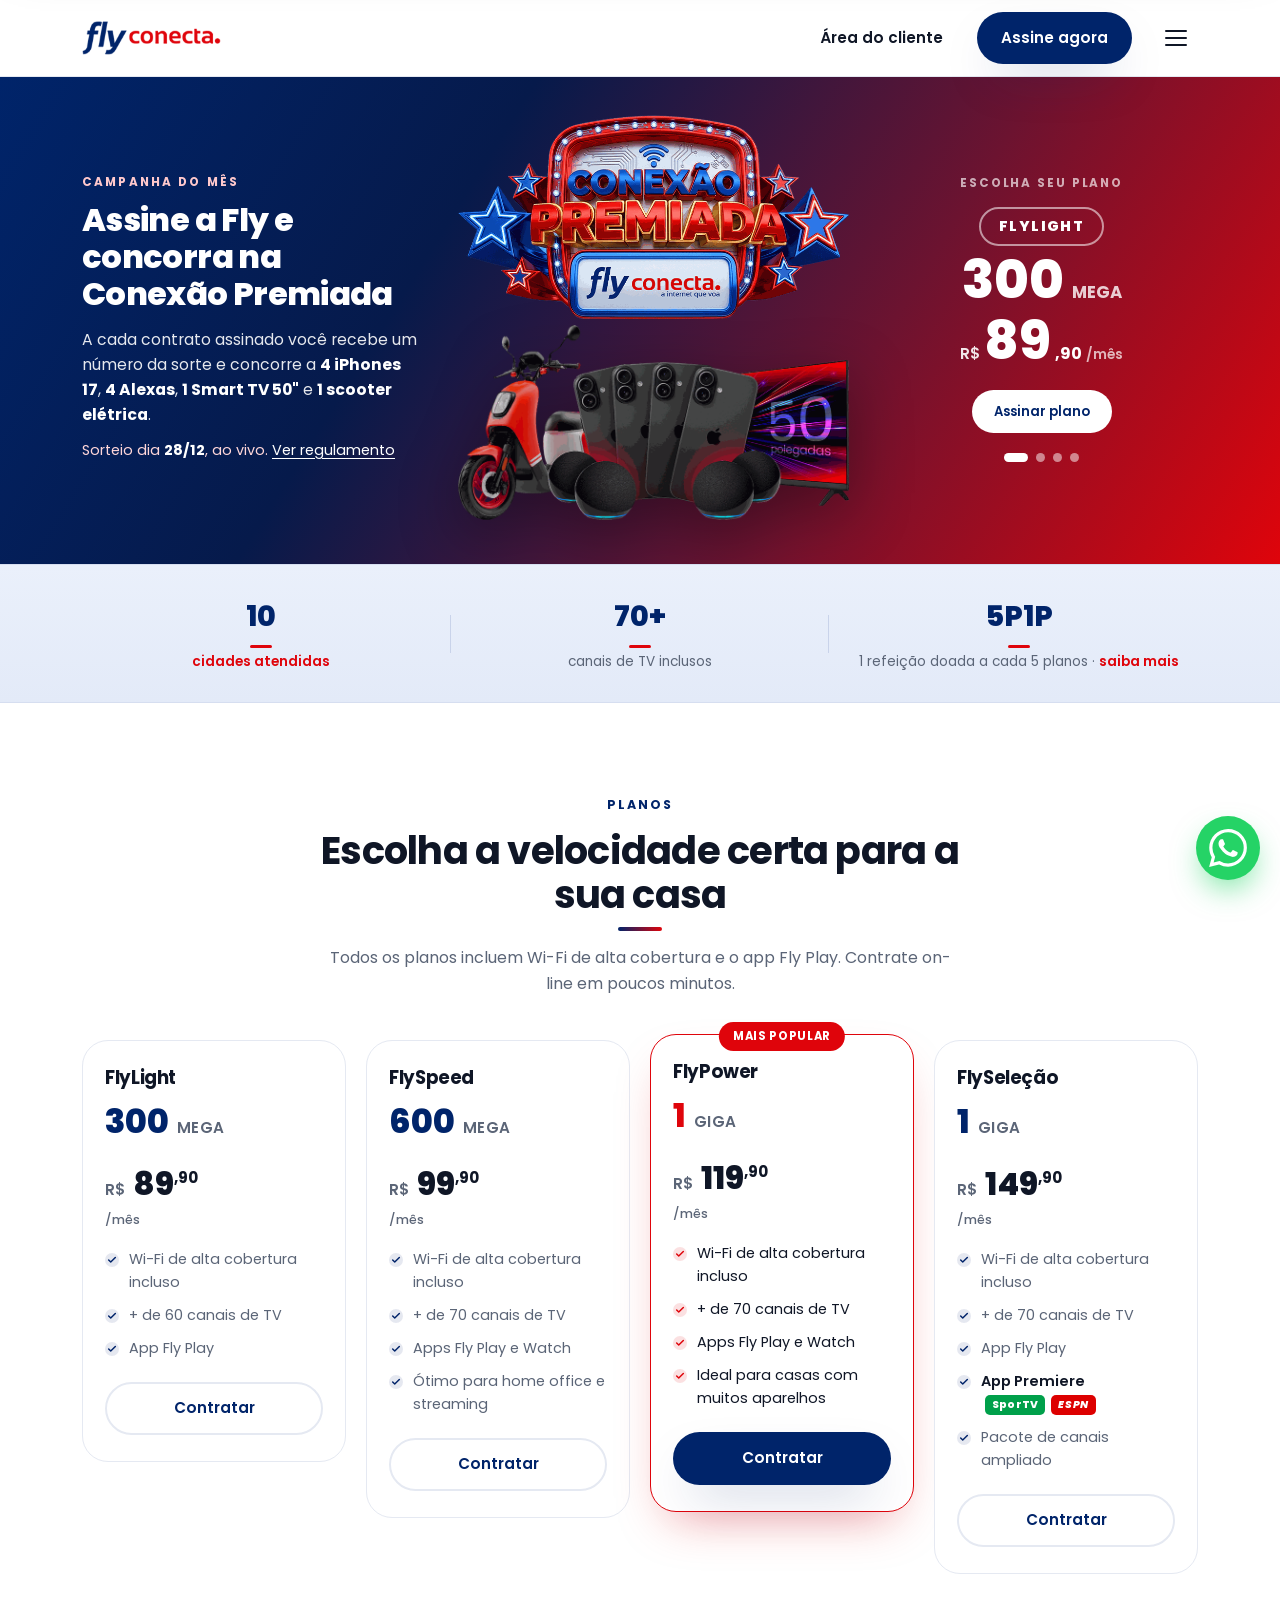
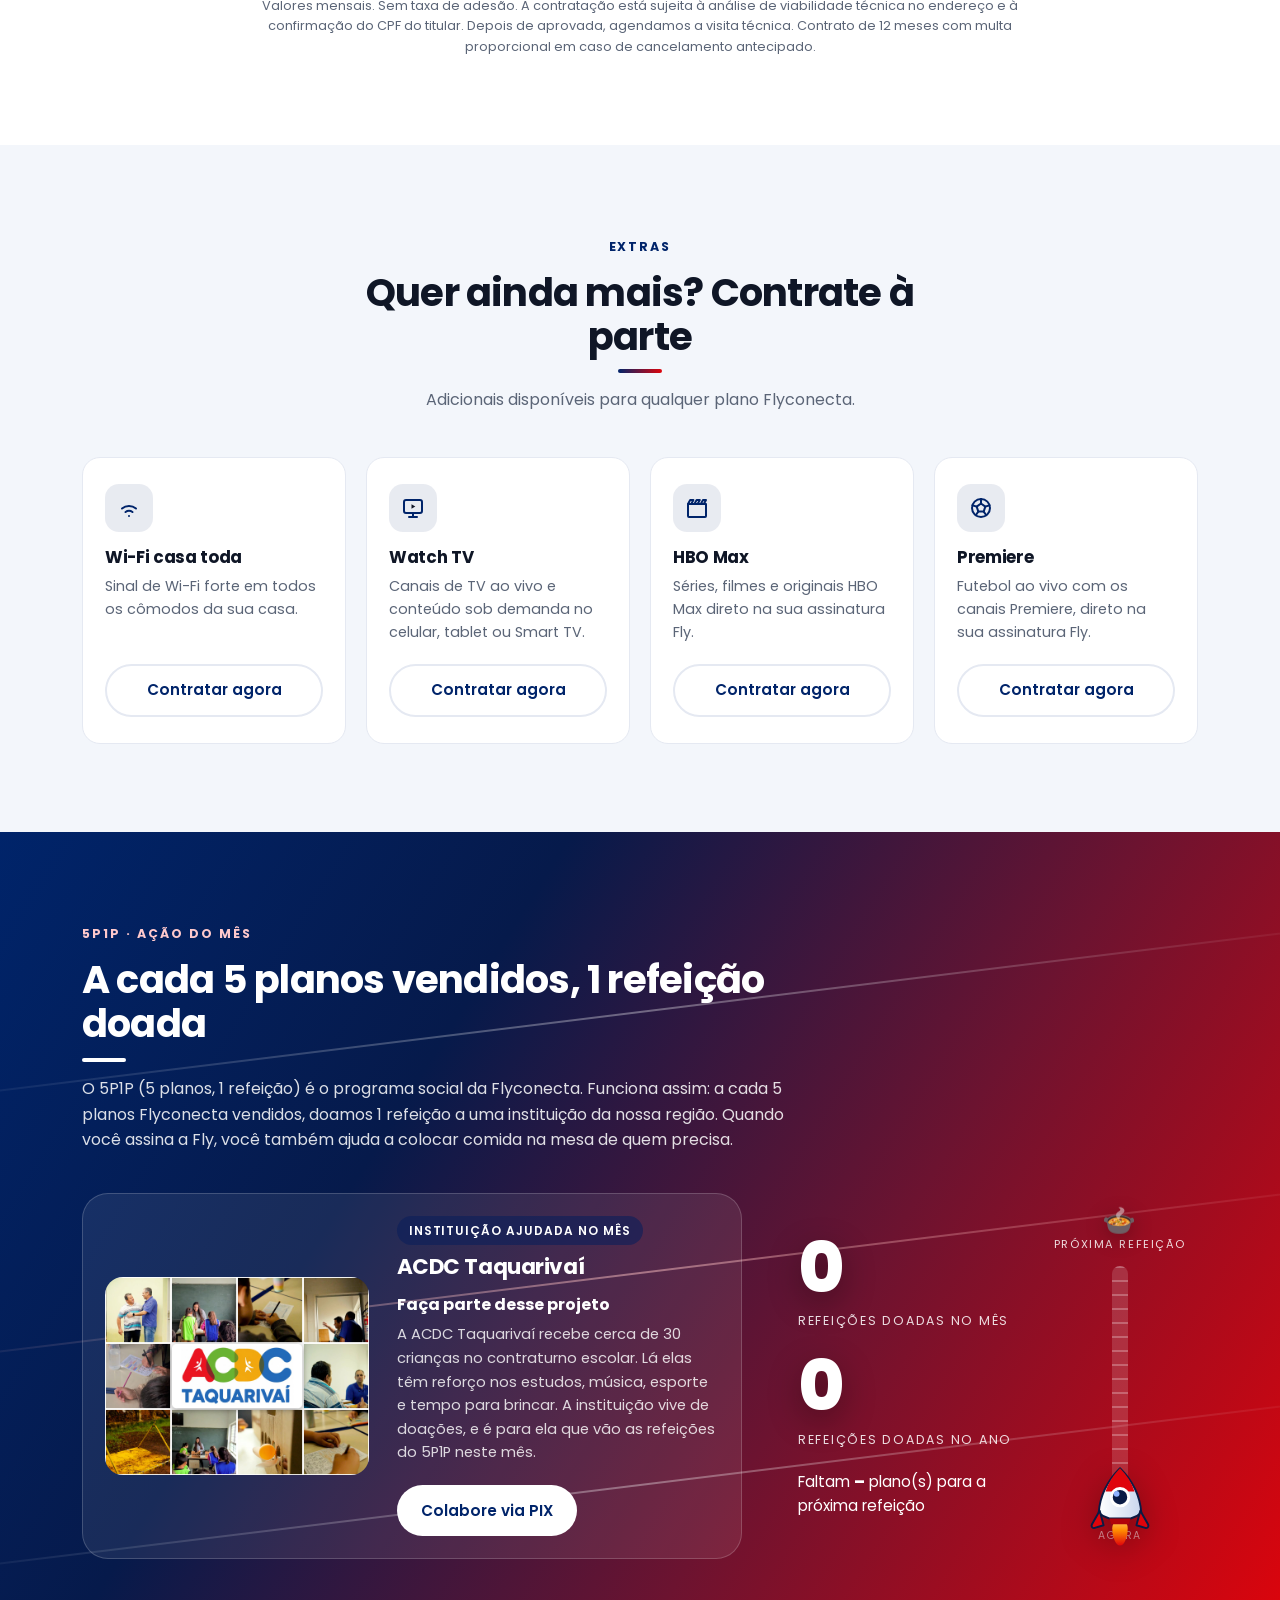
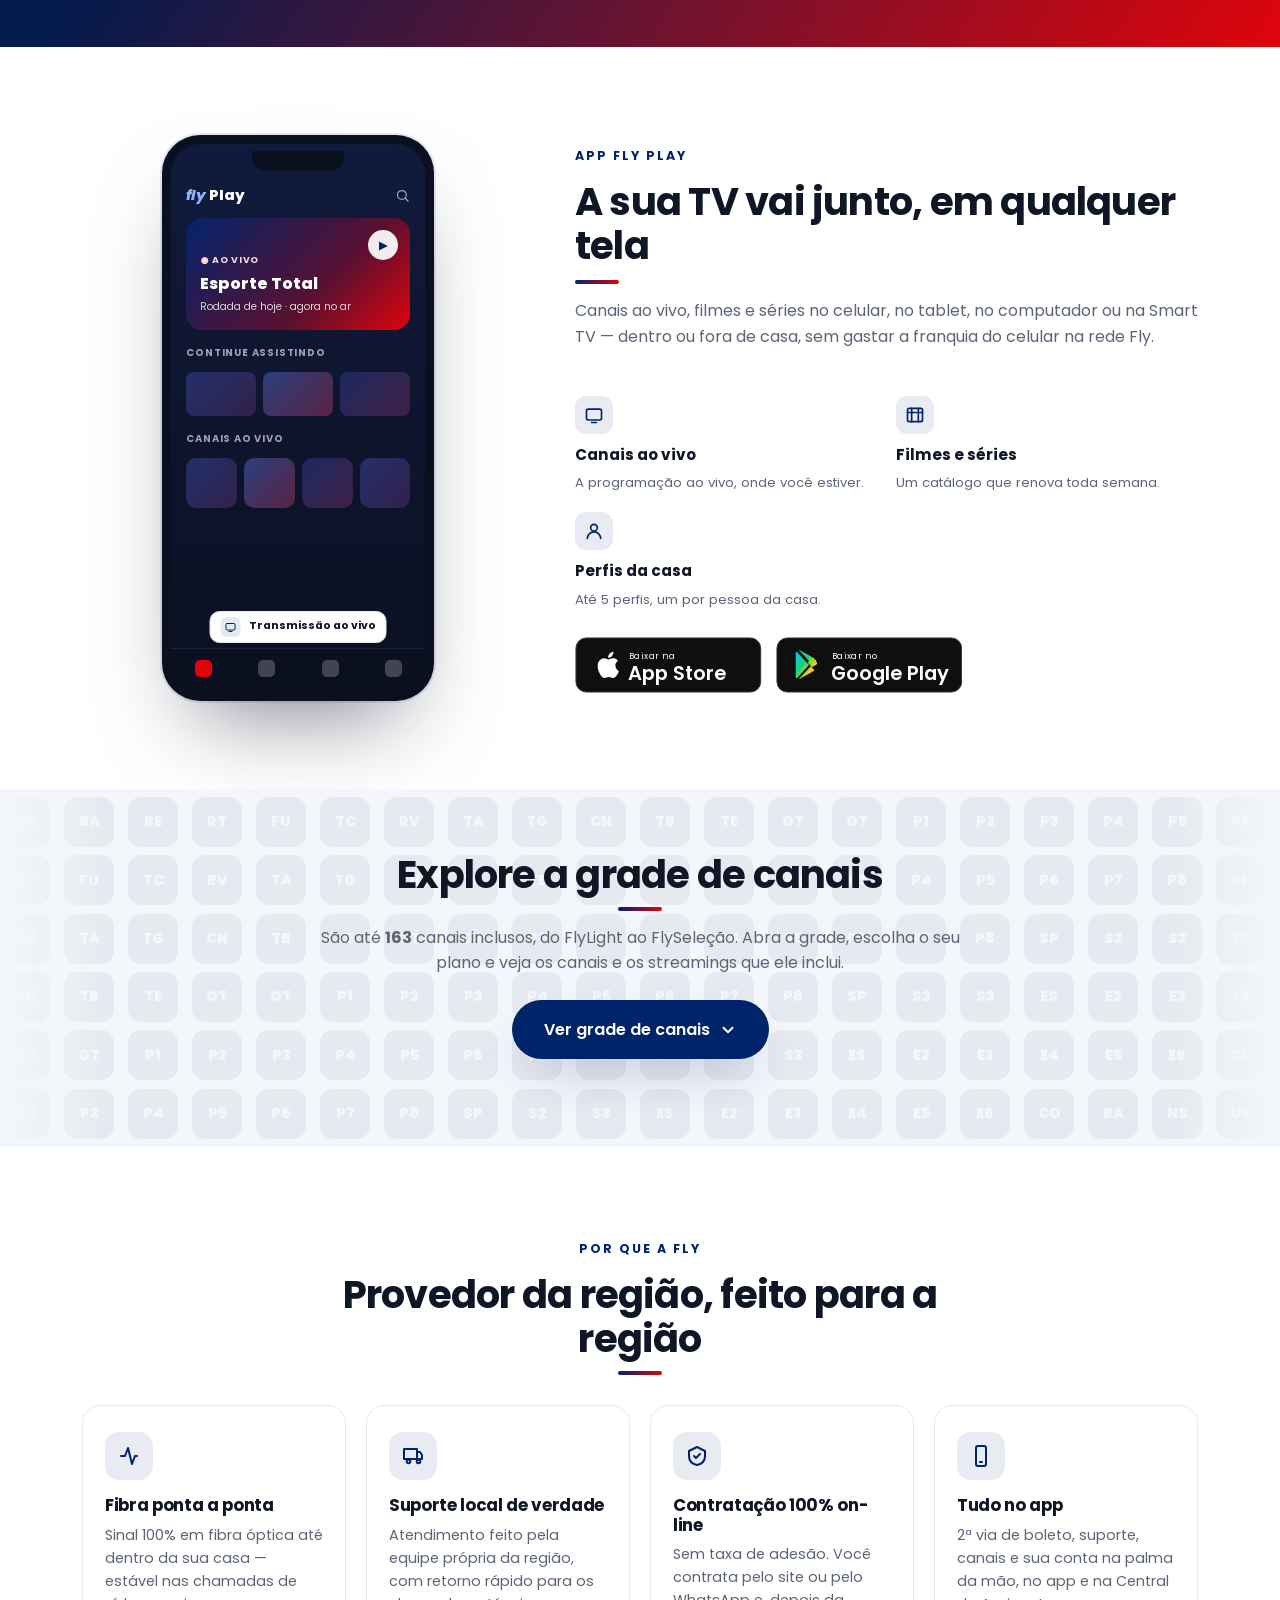
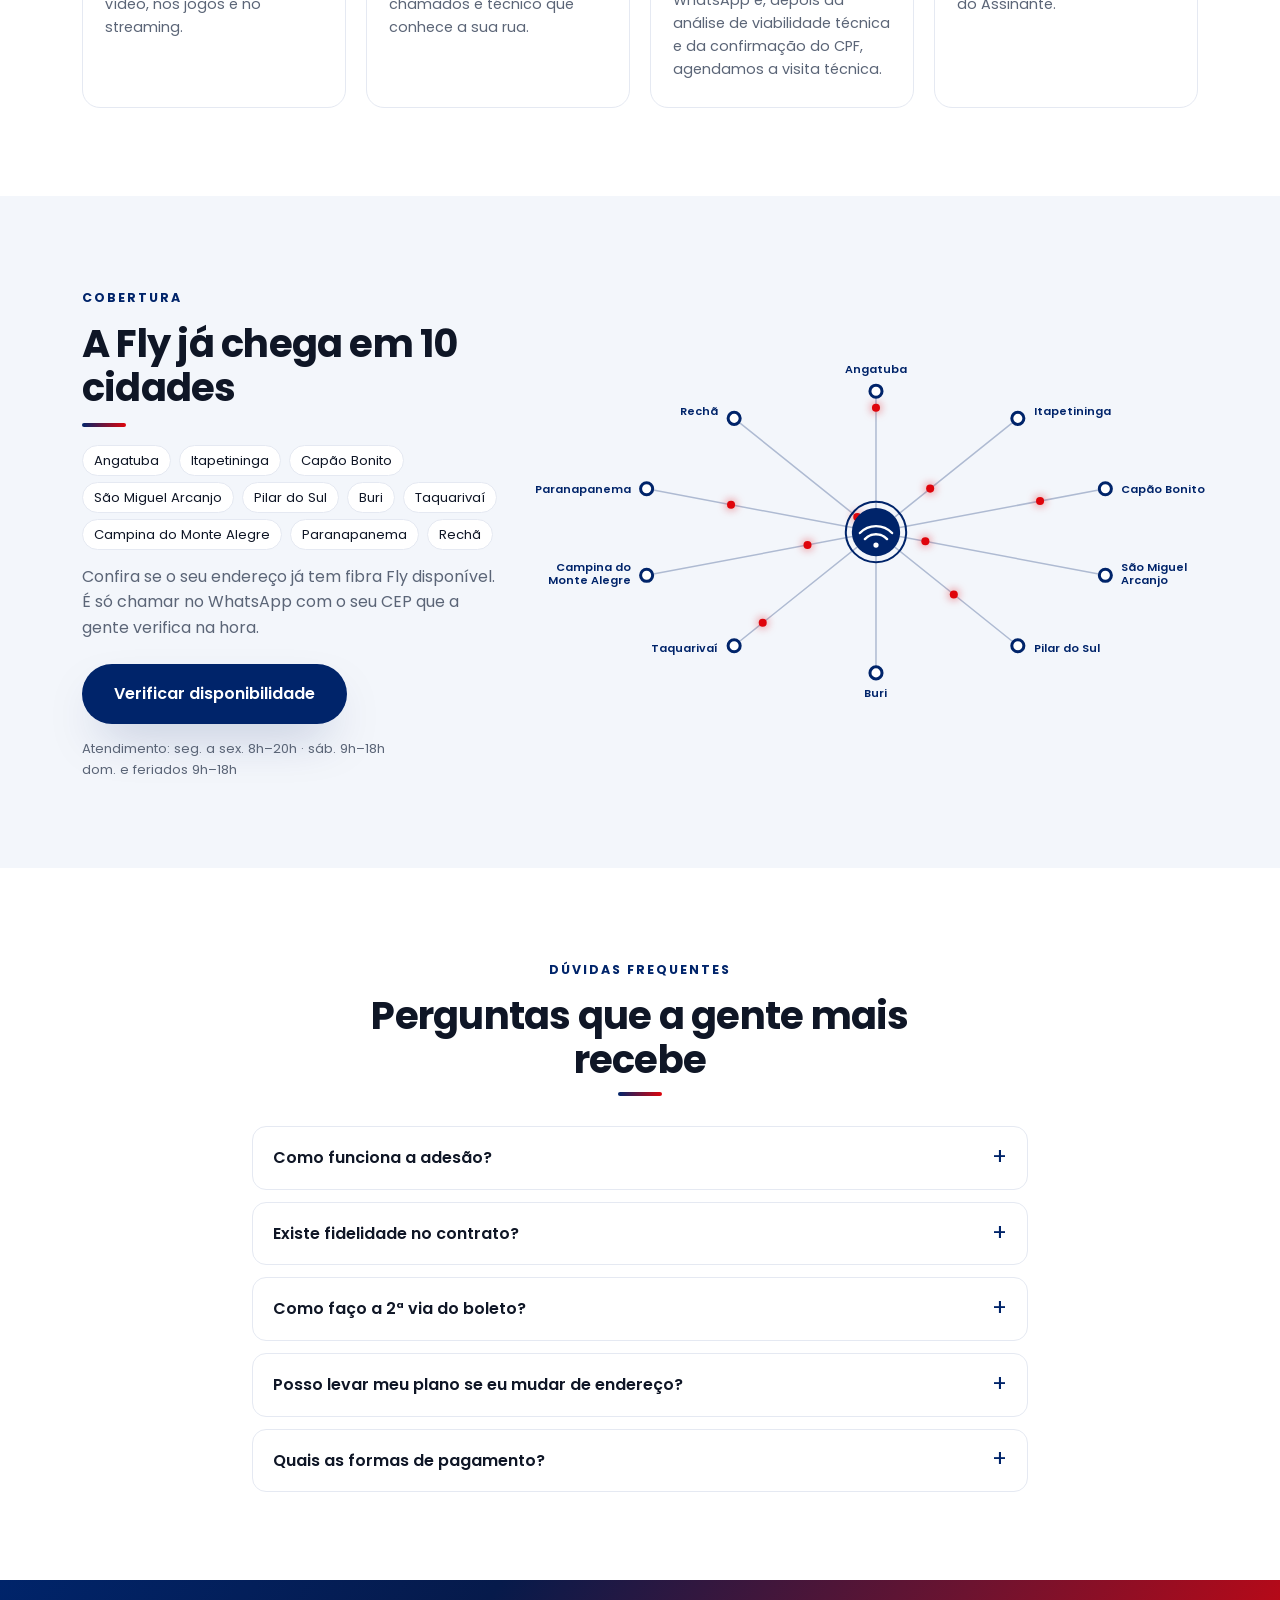
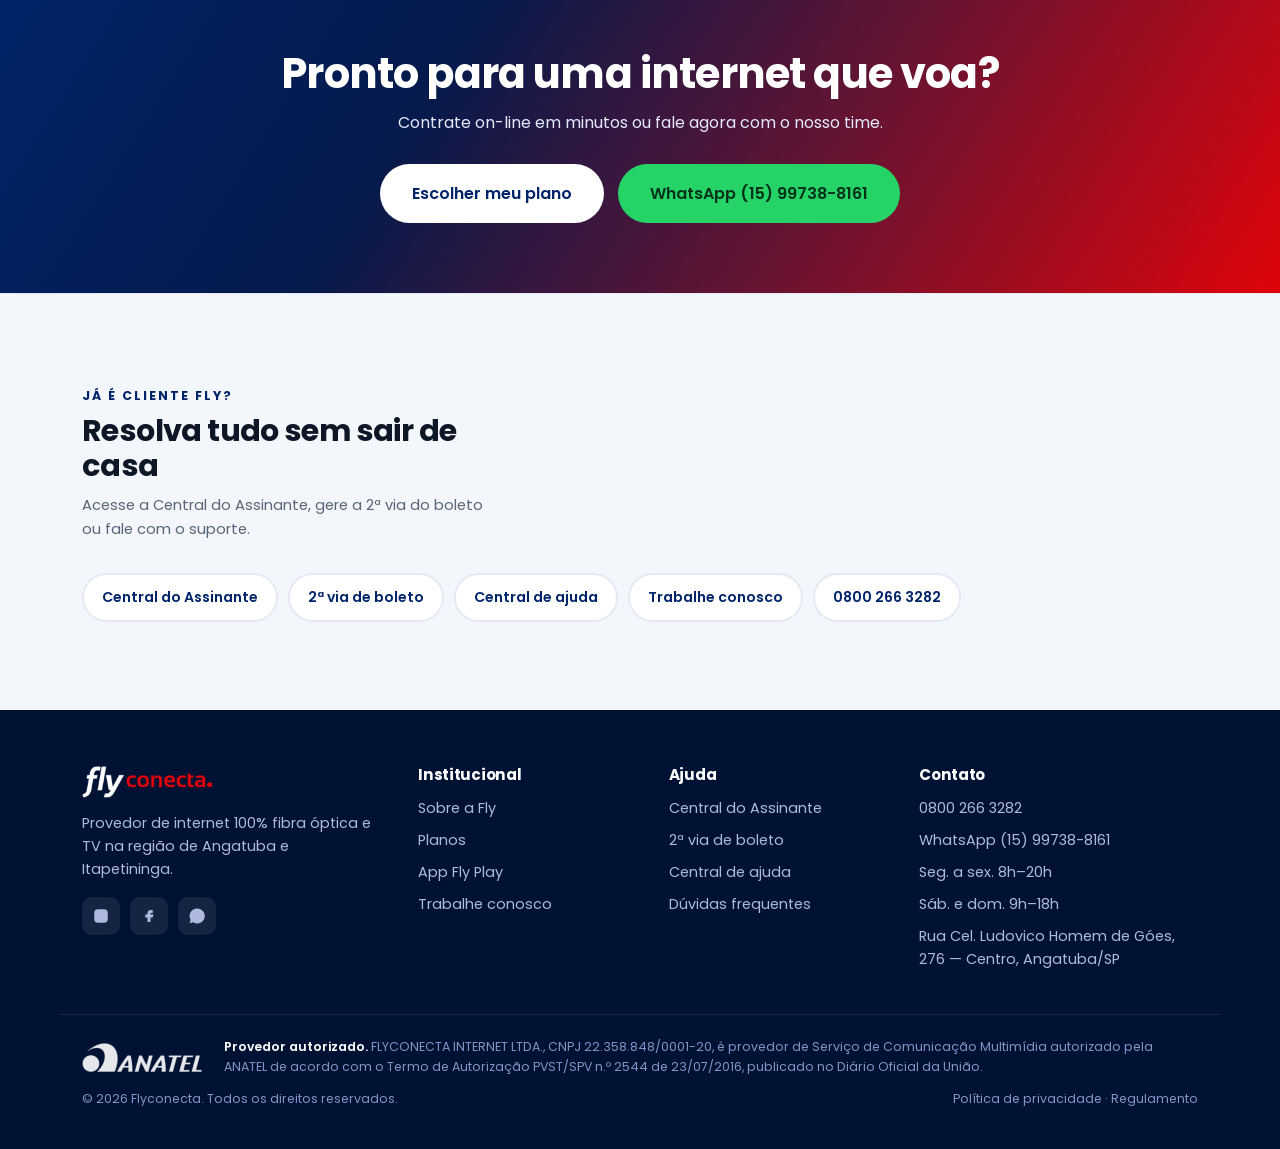
<file: termos/index.html>
<!DOCTYPE html>
<html lang="pt-BR">
<head>
<meta charset="UTF-8">
<meta name="robots" content="noindex">
<title>Flyconecta</title>
<link rel="canonical" href="https://metodowise.com/flyconecta/">
<meta http-equiv="refresh" content="0; url=../">
<script>location.replace('../');</script>
</head>
<body>
<p><a href="../">Ir para o site da Flyconecta</a></p>
</body>
</html>
</file>
<file: styles.css>
/* ===== Flyconecta — redesign (preview) ===== */
:root{
  --blue:#00246A;
  --blue-700:#001A4F;
  --blue-400:#2E5AA8;
  --navy:#00246A;
  --navy-900:#001233;
  --crimson:#DF040B;
  --crimson-700:#B0030A;
  --green:#25D366;
  --ink:#0F1626;
  --muted:#5B6577;
  --line:#E5E9F2;
  --surface:#F3F6FB;
  --white:#fff;
  --radius:18px;
  --radius-lg:26px;
  --shadow-sm:0 2px 10px rgba(15,22,38,.06);
  --shadow:0 18px 44px -18px rgba(15,22,38,.28);
  --shadow-blue:0 22px 50px -18px rgba(0,36,106,.34);
  --wrap:1160px;
  --header-h:76px;
}

*{margin:0;padding:0;box-sizing:border-box}
html{scroll-behavior:smooth;scroll-padding-top:calc(var(--header-h) + 20px)}
body{
  font-family:'Poppins',system-ui,-apple-system,'Segoe UI',Roboto,sans-serif;
  color:var(--ink);
  background:var(--white);
  line-height:1.6;
  -webkit-font-smoothing:antialiased;
  overflow-x:hidden;
}
img{max-width:100%;display:block;height:auto}
a{color:inherit;text-decoration:none}
h1,h2,h3,h4{line-height:1.15;font-weight:700;letter-spacing:-.02em}

.wrap{width:100%;max-width:var(--wrap);margin:0 auto;padding:0 22px}
.wrap--narrow{max-width:820px}

.eyebrow{
  display:inline-block;
  font-size:.78rem;font-weight:700;letter-spacing:.16em;text-transform:uppercase;
  color:var(--blue);
  margin-bottom:14px;
}

/* ===== Buttons ===== */
.btn{
  --btn-bg:var(--blue);--btn-fg:#fff;
  display:inline-flex;align-items:center;justify-content:center;gap:9px;
  font-family:inherit;font-weight:600;font-size:.95rem;
  padding:12px 22px;border-radius:999px;border:2px solid transparent;
  cursor:pointer;transition:transform .15s ease,box-shadow .2s ease,background .2s ease,color .2s ease;
  white-space:nowrap;
}
.btn svg{width:18px;height:18px;fill:currentColor}
.btn--lg{padding:15px 30px;font-size:1rem}
.btn--block{display:flex;width:100%}
.btn--primary{background:var(--blue);color:#fff;box-shadow:var(--shadow-blue)}
.btn--primary:hover{background:var(--blue-700);transform:translateY(-2px)}
.btn--outline{background:#fff;color:var(--blue);border-color:var(--line)}
.btn--outline:hover{border-color:var(--blue);transform:translateY(-2px)}
.btn--ghost{background:transparent;color:var(--ink)}
.btn--ghost:hover{color:var(--blue)}
.btn--light{background:#fff;color:var(--navy)}
.btn--light:hover{transform:translateY(-2px);box-shadow:var(--shadow)}
.btn--wa{background:var(--green);color:#04331b}
.btn--wa:hover{filter:brightness(1.05);transform:translateY(-2px)}

/* ===== Header ===== */
.header{
  position:sticky;top:0;z-index:50;
  background:#fff;
  border-bottom:1px solid var(--line);
  transition:box-shadow .2s ease;
}
.header.is-scrolled{box-shadow:var(--shadow-sm)}
.header__inner{display:flex;align-items:center;gap:22px;min-height:var(--header-h)}
.brand{flex-shrink:0}
.brand img{width:auto;height:34px}
.brand:focus{outline:none}
.brand:focus-visible{outline:2px solid var(--blue);outline-offset:3px;border-radius:6px}
.nav{display:flex;gap:18px;margin-left:4px;margin-right:auto}
.nav a{font-weight:500;font-size:.9rem;color:var(--muted);padding:6px 0;position:relative;white-space:nowrap}
.nav a:hover,.nav a.is-active{color:var(--ink)}
.nav a::after{content:"";position:absolute;left:0;right:0;bottom:0;height:2px;background:var(--blue);transform:scaleX(0);transition:transform .18s ease}
.nav a:hover::after,.nav a.is-active::after{transform:scaleX(1)}
.header__cta{display:flex;align-items:center;gap:10px}

.burger{display:none;flex-direction:column;gap:5px;width:44px;height:44px;background:none;border:0;cursor:pointer;align-items:center;justify-content:center}
.burger span{width:22px;height:2px;background:var(--ink);border-radius:2px;transition:.2s}
.burger[aria-expanded="true"] span:nth-child(1){transform:translateY(7px) rotate(45deg)}
.burger[aria-expanded="true"] span:nth-child(2){opacity:0}
.burger[aria-expanded="true"] span:nth-child(3){transform:translateY(-7px) rotate(-45deg)}

.sr-only{position:absolute;width:1px;height:1px;padding:0;margin:-1px;overflow:hidden;clip:rect(0 0 0 0);white-space:nowrap;border:0}

/* ===== Hero — campanha + planos rotativos ===== */
.hero{
  position:relative;color:#fff;overflow:hidden;
  background:linear-gradient(122deg,#00246A 0%,#061A4B 34%,#6C1330 66%,#DF040B 100%);
}
.hero__grid{
  display:grid;grid-template-columns:1fr 1.15fr 0.92fr;gap:36px;align-items:center;
  padding:38px 22px 44px;
}
.hero__promo{min-width:0}
.hero__eyebrow{font-size:.74rem;font-weight:700;letter-spacing:.18em;text-transform:uppercase;color:#ffc9cc}
.hero__title{margin-top:10px;font-size:clamp(1.5rem,2.5vw,2.1rem);font-weight:800;line-height:1.15}
.hero__text{margin-top:14px;font-size:.98rem;color:rgba(255,255,255,.9);line-height:1.6}
.hero__text strong{color:#fff;font-weight:700}
.hero__draw{margin-top:12px;font-size:.9rem;color:#ffd7d9}
.hero__draw strong{color:#fff}
.hero__draw a{color:#fff;text-decoration:underline;text-underline-offset:3px}

.hero__campaign{margin:0;display:flex;flex-direction:column;align-items:center;gap:6px}
.hero__seal{width:100%;max-width:420px;height:auto;display:block;
  animation:sealGlow 2.8s ease-in-out infinite}
@keyframes sealGlow{
  0%,100%{filter:drop-shadow(0 16px 34px rgba(0,0,0,.4)) drop-shadow(0 0 2px rgba(255,214,90,.45))}
  50%{filter:drop-shadow(0 16px 34px rgba(0,0,0,.4)) drop-shadow(0 0 9px rgba(255,214,90,.9))}
}
.hero__prizes{width:100%;max-width:470px;height:auto;display:block;filter:drop-shadow(0 18px 30px rgba(0,0,0,.35))}

.hero__side{min-width:0;display:flex;flex-direction:column;align-items:stretch}
.hero__side-label{font-size:.74rem;font-weight:700;letter-spacing:.16em;text-transform:uppercase;color:rgba(255,255,255,.65);margin:0 auto 14px;text-align:center}

/* rotador de planos — estilizado, sem card, centralizado */
.planrot{max-width:360px;margin:0 auto;width:100%}
.planrot__viewport{overflow:hidden}
.planrot__track{display:flex;list-style:none;transition:transform .5s cubic-bezier(.4,.1,.2,1)}
.planrot__slide{
  flex:0 0 100%;min-width:0;display:flex;flex-direction:column;align-items:center;text-align:center;gap:4px;
}
.planrot__name{font-size:.92rem;font-weight:800;letter-spacing:.1em;text-transform:uppercase;color:#fff;
  display:inline-flex;align-items:center;gap:9px;margin:0 auto 4px;
  border:2px solid rgba(255,255,255,.55);border-radius:999px;padding:6px 18px}
.planrot__tag{font-size:.6rem;font-weight:700;letter-spacing:.06em;background:var(--crimson);color:#fff;
  padding:2px 8px;border-radius:999px;letter-spacing:.04em}
.planrot__speed{font-size:clamp(2.6rem,6vw,3.3rem);font-weight:800;line-height:1;color:#fff;
  display:flex;align-items:baseline;gap:8px;justify-content:center}
.planrot__speed b{font-size:1.05rem;font-weight:700;color:rgba(255,255,255,.8)}
.planrot__price{margin:4px 0 18px;color:rgba(255,255,255,.9);font-weight:600;font-size:.95rem;
  display:flex;align-items:baseline;gap:4px;justify-content:center}
.planrot__price strong{font-size:clamp(2.6rem,6vw,3.3rem);font-weight:800;line-height:1;color:#fff}
.planrot__price sup{font-size:1rem;font-weight:700;color:#fff}
.planrot__price i{font-style:normal;font-size:.85rem;color:rgba(255,255,255,.7)}
.planrot__slide .btn{align-self:center;padding:9px 20px;font-size:.82rem}
.planrot__dots{display:flex;gap:8px;justify-content:center;margin-top:20px}
.planrot__dots button{width:9px;height:9px;padding:0;border:0;border-radius:50%;cursor:pointer;
  background:rgba(255,255,255,.5);transition:background .15s ease,width .2s ease}
.planrot__dots button[aria-selected="true"]{background:#fff;width:24px;border-radius:5px}

/* ===== Trust strip ===== */
.strip{background:linear-gradient(180deg,#EAF0FB,#E3EAF8);border-block:1px solid #D6DEF0}
.strip__inner{display:grid;grid-template-columns:repeat(3,1fr);gap:20px;padding:28px 22px;text-align:center}
.strip__item{position:relative}
.strip__item:not(:last-child)::after{content:"";position:absolute;right:-10px;top:50%;transform:translateY(-50%);width:1px;height:38px;background:#C9D3EA}
.strip__item b{display:block;font-size:1.8rem;font-weight:800;color:var(--blue)}
.strip__item b::after{content:"";display:block;width:22px;height:3px;border-radius:2px;background:var(--crimson);margin:6px auto 0}
.strip__item span{font-size:.85rem;color:var(--muted)}
.strip__item span a{color:var(--crimson);font-weight:600;border-bottom:1px solid transparent}
.strip__item span a:hover{border-color:currentColor}

/* ===== 5P1P — ação social (banda com gradiente) ===== */
.social{
  position:relative;overflow:hidden;color:#fff;isolation:isolate;
  background:linear-gradient(122deg,#00246A 0%,#061A4B 32%,#6C1330 64%,#DF040B 100%);
}
.social__bg{position:absolute;inset:0;z-index:-1}
.social__bg span{position:absolute;left:-10%;right:-10%;height:2px;border-radius:2px;
  background:linear-gradient(90deg,transparent,rgba(255,255,255,.35),transparent)}
.social__bg span:nth-child(1){top:22%;transform:rotate(-7deg)}
.social__bg span:nth-child(2){top:54%;transform:rotate(-7deg);background:linear-gradient(90deg,transparent,rgba(255,190,190,.5),transparent)}
.social__bg span:nth-child(3){top:80%;transform:rotate(-7deg)}
.social__head{max-width:720px;margin-bottom:40px}
.social__head h2{font-size:clamp(1.7rem,3.2vw,2.4rem);padding-bottom:16px;position:relative}
.social__head h2::after{content:"";position:absolute;left:0;bottom:0;width:44px;height:4px;border-radius:2px;background:#fff}
.social__head p{margin-top:14px;color:rgba(255,255,255,.86)}
.social .eyebrow{color:#ffc9cc}
/* ação do mês + foguete deslocado para o lado (sobra espaço para mais informação) */
.social__inner{display:grid;grid-template-columns:minmax(0,1fr) auto;gap:56px;align-items:center}

/* instituição do mês */
.inst{display:grid;grid-template-columns:minmax(0,.9fr) minmax(0,1.1fr);gap:28px;align-items:center;
  background:rgba(255,255,255,.08);border:1px solid rgba(255,255,255,.18);border-radius:var(--radius-lg);padding:22px}
.inst__photo{margin:0;border-radius:var(--radius);overflow:hidden;aspect-ratio:4/3;background:rgba(255,255,255,.1)}
.inst__photo img{display:block;width:100%;height:100%;object-fit:cover}
.inst__label{display:inline-block;padding:5px 12px;border-radius:999px;background:rgba(11,30,91,.6);
  font-size:.75rem;font-weight:600;text-transform:uppercase;letter-spacing:.08em;color:#fff}
.inst__name{font-size:1.35rem;margin-top:10px}
.inst__call{margin-top:12px;font-weight:700;color:#fff}
.inst__text{margin-top:6px;font-size:.92rem;color:rgba(255,255,255,.82);white-space:pre-line}
.inst .btn{margin-top:20px}
.inst [hidden]{display:none}

/* chave PIX (modal) */
.pixdlg__text{color:var(--muted);margin:-8px 0 16px}
.pixdlg__key{display:block;padding:14px 16px;margin-bottom:16px;border-radius:12px;background:var(--surface);
  border:1px dashed var(--line);font-size:1rem;font-weight:600;word-break:break-all;color:var(--ink)}
.pixdlg__name{margin:-6px 0 16px;font-size:.88rem;color:var(--muted)}
.pixdlg__name[hidden]{display:none}

/* rocket / launch */
.launch{display:flex;align-items:center;justify-content:center;gap:36px;padding-right:12px}
.launch__info{max-width:220px}
.launch__stats{display:flex;flex-direction:column;gap:20px}
.launch__num{display:block;font-size:clamp(3rem,6vw,4.4rem);font-weight:800;line-height:1;font-variant-numeric:tabular-nums;
  text-shadow:0 10px 32px rgba(0,0,0,.35)}
.launch__unit{display:block;font-size:.78rem;text-transform:uppercase;letter-spacing:.14em;color:rgba(255,255,255,.85);margin-top:8px}
.launch__hint{margin-top:20px;font-size:.95rem;color:#fff}
.launch__hint b{font-weight:800}

.launch__gauge{display:flex;flex-direction:column;align-items:center;gap:12px}
.launch__goal{display:flex;flex-direction:column;align-items:center;gap:2px;
  font-size:.7rem;text-transform:uppercase;letter-spacing:.14em;color:rgba(255,255,255,.85)}
.launch__goal i{font-size:1.7rem;font-style:normal;line-height:1;filter:drop-shadow(0 4px 10px rgba(0,0,0,.35))}
.launch__base{font-size:.66rem;text-transform:uppercase;letter-spacing:.14em;color:rgba(255,255,255,.55)}
.launch__rail{
  position:relative;width:16px;height:250px;border-radius:10px;
  background:rgba(255,255,255,.15);
  background-image:repeating-linear-gradient(rgba(255,255,255,.26) 0 2px,transparent 2px 14px);
}
.launch__fill{position:absolute;left:0;right:0;bottom:0;height:var(--p,0%);border-radius:10px;
  background:linear-gradient(180deg,#fff,rgba(255,255,255,.3));
  box-shadow:0 0 20px rgba(255,255,255,.5);transition:height 1.1s cubic-bezier(.3,.1,.2,1)}
.launch__rocket{
  position:absolute;left:50%;bottom:var(--p,0%);transform:translate(-50%,42%);
  width:58px;height:auto;transition:bottom 1.1s cubic-bezier(.3,.1,.2,1);
}
.launch__rocket svg{display:block;width:100%;height:auto;overflow:visible;
  filter:drop-shadow(0 8px 16px rgba(0,0,0,.3));animation:rocketBob 2.8s ease-in-out infinite}
.rk-flame{transform-box:fill-box;transform-origin:center top;animation:flame .16s ease-in-out infinite alternate}
@keyframes rocketBob{0%,100%{transform:translateY(0)}50%{transform:translateY(-6px)}}
@keyframes flame{from{transform:scaleY(.82) scaleX(1.05)}to{transform:scaleY(1.18) scaleX(.95)}}

/* ===== Sections ===== */
.section{padding:88px 0}
.section--tint{background:var(--surface)}
.section__head{max-width:640px;margin:0 auto 44px;text-align:center}
.section__head h2{font-size:clamp(1.7rem,3.2vw,2.4rem);position:relative;display:inline-block}
.section__head h2::after{content:"";position:absolute;left:50%;transform:translateX(-50%);bottom:-14px;width:44px;height:4px;border-radius:2px;
  background:linear-gradient(90deg,var(--blue),var(--crimson))}
.section__head p{margin-top:28px;color:var(--muted)}

/* ===== Plans ===== */
.plans{display:grid;grid-template-columns:repeat(4,1fr);gap:20px;align-items:start}
.plan{
  background:#fff;border:1px solid var(--line);border-radius:var(--radius-lg);
  padding:26px 22px;position:relative;transition:transform .18s ease,box-shadow .2s ease,border-color .2s ease;
}
.plan:hover{transform:translateY(-4px);box-shadow:var(--shadow);border-color:transparent}
.plan h3{font-size:1.15rem}
.plan__speed{font-size:2.1rem;font-weight:800;color:var(--blue);margin:6px 0 2px}
.plan__speed span{font-size:.95rem;color:var(--muted);font-weight:600;letter-spacing:.02em;margin-left:2px}
.plan__price{font-size:2rem;font-weight:800;margin:10px 0 18px;color:var(--ink)}
.plan__price i{font-style:normal;font-size:.95rem;font-weight:600;color:var(--muted);margin-right:2px}
.plan__price sup{font-size:.95rem;font-weight:700}
.plan__price span{display:block;font-size:.8rem;font-weight:500;color:var(--muted)}
.plan__features{list-style:none;display:grid;gap:10px;margin-bottom:22px;font-size:.9rem}
.plan__features li{position:relative;padding-left:24px;color:var(--muted)}
.plan__features li::before{content:"";position:absolute;left:0;top:.35em;width:14px;height:14px;border-radius:50%;
  background:rgba(0,36,106,.10);
  background-image:url("data:image/svg+xml,%3Csvg xmlns='http://www.w3.org/2000/svg' viewBox='0 0 24 24' fill='none' stroke='%2300246A' stroke-width='3.5' stroke-linecap='round' stroke-linejoin='round'%3E%3Cpath d='M20 6 9 17l-5-5'/%3E%3C/svg%3E");
  background-size:10px;background-position:center;background-repeat:no-repeat}
.plan--featured{border-color:var(--crimson);box-shadow:0 22px 50px -18px rgba(223,4,11,.35);transform:translateY(-6px)}
.plan--featured .plan__speed{color:var(--crimson)}
.plan--featured .plan__features li::before{background-color:rgba(223,4,11,.12);
  background-image:url("data:image/svg+xml,%3Csvg xmlns='http://www.w3.org/2000/svg' viewBox='0 0 24 24' fill='none' stroke='%23DF040B' stroke-width='3.5' stroke-linecap='round' stroke-linejoin='round'%3E%3Cpath d='M20 6 9 17l-5-5'/%3E%3C/svg%3E");
  background-size:10px;background-position:center;background-repeat:no-repeat}
.plan--featured .plan__features li{color:var(--ink)}
.plan__features li a{color:inherit;text-decoration:none;border-bottom:1px solid transparent}
.plan__premiere{font-weight:600;color:var(--ink)!important}
.chbadges{display:inline-flex;gap:6px;margin-left:4px;vertical-align:middle}
/* selos provisórios em texto — trocar pelos logos oficiais na etapa de logos */
.chbadge{display:inline-block;padding:2px 7px;border-radius:5px;font-size:.66rem;font-weight:800;line-height:1.5;letter-spacing:.02em}
.chbadge--sportv{background:#00A04A;color:#fff}
.chbadge--espn{background:#D00;color:#fff;font-style:italic;letter-spacing:.06em}
.plan__features li a:hover,.plan__features li a:focus-visible{border-color:currentColor}
.plan__badge{
  position:absolute;top:-13px;left:50%;transform:translateX(-50%);
  background:var(--crimson);color:#fff;font-size:.72rem;font-weight:700;letter-spacing:.06em;
  text-transform:uppercase;padding:5px 14px;border-radius:999px;white-space:nowrap;
}
.plans__note{margin-top:22px;font-size:.8rem;color:var(--muted);text-align:center;max-width:760px;margin-left:auto;margin-right:auto}

/* ===== App ===== */
.app__inner{
  display:grid;grid-template-columns:.82fr 1.18fr;gap:20px 60px;align-items:center;
  grid-template-areas:"device intro" "device more";
}
.app__device{grid-area:device}
.app__intro{grid-area:intro;align-self:end}
.app__more{grid-area:more;align-self:start}

/* mockup do app */
.app__device{position:relative;display:flex;justify-content:center}
.phone{position:relative;width:272px;aspect-ratio:272/566;background:#0b1020;border-radius:38px;
  padding:9px;box-shadow:0 44px 90px -34px rgba(15,22,38,.55),0 0 0 2px var(--line)}
.phone__notch{position:absolute;top:16px;left:50%;transform:translateX(-50%);width:92px;height:20px;
  background:#0b1020;border-radius:0 0 14px 14px;z-index:3}
.phone__screen{position:relative;height:100%;border-radius:30px;overflow:hidden;
  background:linear-gradient(180deg,#101a3c,#0b1020);display:flex;flex-direction:column}
.appui{flex:1;padding:40px 15px 4px;display:flex;flex-direction:column;gap:11px}
.appui__bar{display:flex;align-items:center;justify-content:space-between;color:#fff}
.appui__bar strong{font-size:.92rem;font-weight:800}
.appui__bar strong i{font-style:italic;color:#8fb2ff}
.appui__bar svg{width:15px;height:15px;fill:none;stroke:rgba(255,255,255,.6);stroke-width:2;stroke-linecap:round}
.appui__feature{position:relative;border-radius:16px;padding:14px;min-height:112px;overflow:hidden;color:#fff;
  display:flex;flex-direction:column;gap:3px;justify-content:flex-end;
  background:linear-gradient(135deg,#00246A 0%,#5a1030 62%,#DF040B 100%)}
.appui__play{position:absolute;top:12px;right:12px;width:30px;height:30px;border-radius:50%;
  background:rgba(255,255,255,.92);color:#00246A;display:flex;align-items:center;justify-content:center;font-size:.72rem}
.appui__live{font-size:.58rem;font-weight:700;letter-spacing:.08em;color:#ffd7d9}
.appui__ftitle{font-size:1rem;font-weight:800}
.appui__fsub{font-size:.66rem;color:rgba(255,255,255,.8)}
.appui__rowtitle{margin-top:4px;font-size:.62rem;font-weight:700;text-transform:uppercase;letter-spacing:.08em;color:rgba(255,255,255,.6)}
.appui__row{display:flex;gap:7px}
.appui__row i{flex:1;aspect-ratio:16/10;border-radius:8px;background:linear-gradient(135deg,#22306a,#33204a)}
.appui__row i:nth-child(2){background:linear-gradient(135deg,#2a3f7e,#5a2340)}
.appui__row i:nth-child(3){background:linear-gradient(135deg,#1c2a5e,#402046)}
.appui__row--sm i{aspect-ratio:1;border-radius:10px}
.appui__nav{display:flex;justify-content:space-around;padding:11px 0 15px;border-top:1px solid rgba(255,255,255,.08)}
.appui__nav span{width:17px;height:17px;border-radius:5px;background:rgba(255,255,255,.22)}
.appui__nav span:first-child{background:var(--crimson)}
.appcard{position:absolute;left:50%;transform:translateX(-50%);bottom:58px;width:auto;
  display:flex;align-items:center;gap:8px;white-space:nowrap;
  background:#fff;border:1px solid var(--line);border-radius:10px;padding:5px 10px;box-shadow:var(--shadow)}
.appcard__ic{flex:none;width:20px;height:20px;border-radius:6px;background:rgba(0,36,106,.1);color:var(--blue);
  display:flex;align-items:center;justify-content:center}
.appcard__ic svg{width:12px;height:12px}
.appcard b{font-size:.68rem;line-height:1}
.appcard small{color:var(--muted);font-size:.62rem;margin-left:auto}

/* recursos do app */
.appfeats{display:grid;grid-template-columns:1fr 1fr;gap:18px 20px;margin:26px 0}
.appfeat__ic{display:inline-flex;width:38px;height:38px;border-radius:11px;background:rgba(0,36,106,.09);
  align-items:center;justify-content:center;margin-bottom:9px}
.appfeat__ic svg{width:20px;height:20px;fill:none;stroke:var(--blue);stroke-width:2;stroke-linecap:round;stroke-linejoin:round}
.appfeat b{display:block;font-size:.95rem;margin-bottom:2px}
.appfeat small{color:var(--muted);font-size:.82rem;line-height:1.5}

.app__copy h2,.cover__copy h2,.social__copy h2{font-size:clamp(1.7rem,3.2vw,2.4rem);padding-bottom:16px;position:relative}
.app__copy h2::after,.cover__copy h2::after,.social__copy h2::after{content:"";position:absolute;left:0;bottom:0;width:44px;height:4px;border-radius:2px;
  background:linear-gradient(90deg,var(--blue),var(--crimson))}
.app__copy p{margin-top:14px;color:var(--muted)}
.social__copy p{margin-top:14px}
.ticklist{list-style:none;display:grid;gap:12px;margin:22px 0}
.ticklist li{position:relative;padding-left:30px;font-weight:500}
.ticklist li::before{content:"";position:absolute;left:0;top:2px;width:20px;height:20px;border-radius:6px;
  background:var(--blue);
  background-image:url("data:image/svg+xml,%3Csvg xmlns='http://www.w3.org/2000/svg' viewBox='0 0 24 24' fill='none' stroke='white' stroke-width='3.5' stroke-linecap='round' stroke-linejoin='round'%3E%3Cpath d='M20 6 9 17l-5-5'/%3E%3C/svg%3E");
  background-size:13px;background-position:center;background-repeat:no-repeat}
.stores{display:flex;gap:14px;flex-wrap:wrap;margin-top:4px}
.store{display:inline-block;transition:transform .15s ease}
.store:hover{transform:translateY(-2px)}
.store svg{height:56px;width:auto;display:block}

/* ===== TV — grade de canais ===== */
#channelToggle svg{transition:transform .2s ease}
#channelToggle.is-open svg{transform:rotate(180deg)}
.channels__panel{margin-top:30px;animation:chReveal .3s ease}
@keyframes chReveal{from{opacity:0;transform:translateY(-6px)}to{opacity:1;transform:translateY(0)}}

/* estado recolhido — texto + botão, com os canais passando ao fundo da seção */
#tv{position:relative;overflow:hidden;padding-top:60px}
#tv > .wrap{position:relative;z-index:1}
.channels__intro{text-align:center;padding:4px 0 0}
.channels__intro .section__head{margin-bottom:24px}
.channels__cta{text-align:center}
.channels__wall{
  position:absolute;inset:0;z-index:0;display:flex;flex-direction:column;justify-content:space-evenly;
  pointer-events:none;opacity:.05;transition:opacity .3s ease;
  -webkit-mask-image:linear-gradient(90deg,transparent,#000 8%,#000 92%,transparent);
  mask-image:linear-gradient(90deg,transparent,#000 8%,#000 92%,transparent);
}
#tv.grid-open .channels__wall{opacity:0}
#tv.grid-open .channels__wall-row{animation-play-state:paused}
.channels__wall-row{display:flex;gap:14px;width:max-content;animation:chWall 55s linear infinite}
.channels__wall-row:nth-child(even){animation-duration:72s;animation-direction:reverse}
.channels__wall i{
  flex:none;width:50px;height:50px;border-radius:13px;display:flex;align-items:center;justify-content:center;
  font-style:normal;font-weight:800;font-size:.9rem;
  background:#0F1626;color:#fff;
}
@keyframes chWall{to{transform:translateX(-50%)}}
.channels__toolbar{display:flex;justify-content:space-between;align-items:center;gap:16px;flex-wrap:wrap;margin-bottom:24px}
.channels__filters{display:flex;flex-wrap:wrap;gap:8px}
.chip{
  font:inherit;font-size:.85rem;font-weight:600;cursor:pointer;
  padding:8px 15px;border-radius:999px;border:1px solid var(--line);background:#fff;color:var(--muted);
  transition:background .15s ease,color .15s ease,border-color .15s ease;
}
.chip:hover{border-color:var(--blue);color:var(--blue)}
.chip[aria-selected="true"]{background:var(--blue);border-color:var(--blue);color:#fff}
.channels__search{display:flex;align-items:center;gap:8px;background:#fff;border:1px solid var(--line);
  border-radius:999px;padding:8px 16px;min-width:210px}
.channels__search:focus-within{border-color:var(--blue)}
.channels__search svg{width:16px;height:16px;fill:none;stroke:var(--muted);stroke-width:2;stroke-linecap:round}
.channels__search input{border:0;outline:0;background:none;font:inherit;font-size:.9rem;width:100%;color:var(--ink)}

.channels__streams{display:flex;align-items:center;flex-wrap:wrap;gap:8px;margin-bottom:18px;padding:12px 16px;
  border-radius:14px;background:#fff;border:1px solid var(--line)}
.channels__streams-label{font-size:.78rem;text-transform:uppercase;letter-spacing:.1em;color:var(--muted);margin-right:4px}
.stream{padding:5px 12px;border-radius:999px;background:var(--blue);color:#fff;font-size:.85rem;font-weight:600}
.channels__streams-count{margin-left:auto;font-size:.85rem;font-weight:600;color:var(--blue)}
.channels__grid{display:grid;grid-template-columns:repeat(auto-fill,minmax(210px,1fr));gap:12px}
.chcard{display:flex;align-items:center;gap:12px;background:#fff;border:1px solid var(--line);
  border-radius:14px;padding:12px 14px;transition:transform .15s ease,box-shadow .2s ease}
.chcard:hover{transform:translateY(-2px);box-shadow:var(--shadow-sm)}
.chcard__logo{flex:none;width:40px;height:40px;border-radius:10px;display:flex;align-items:center;justify-content:center;
  font-weight:800;font-size:.9rem;color:#fff;letter-spacing:.02em}
.chcard__body{min-width:0}
.chcard__name{display:block;font-weight:600;font-size:.92rem;line-height:1.25;overflow-wrap:anywhere}
.chcard__meta{font-size:.72rem;color:var(--muted);display:flex;gap:6px;align-items:center;margin-top:3px}
.chcard__cat{white-space:nowrap;overflow:hidden;text-overflow:ellipsis}
.chcard__hd{flex:none;background:var(--blue);color:#fff;font-size:.62rem;font-weight:700;border-radius:4px;padding:1px 4px;letter-spacing:.03em}
.channels__empty{text-align:center;color:var(--muted);padding:30px 0}
.channels__note{margin-top:20px;font-size:.78rem;color:var(--muted);text-align:center}

/* ===== Feats ===== */
.feats{display:grid;grid-template-columns:repeat(4,1fr);gap:20px}
.feat{background:#fff;border:1px solid var(--line);border-radius:var(--radius);padding:26px 22px}
.feat__ic{display:inline-flex;width:48px;height:48px;border-radius:14px;align-items:center;justify-content:center;
  background:rgba(0,36,106,.09);margin-bottom:16px}
.feat__ic svg{width:24px;height:24px;fill:none;stroke:var(--blue);stroke-width:2;stroke-linecap:round;stroke-linejoin:round}
.feat h3{font-size:1.05rem;margin-bottom:8px}
.feat p{font-size:.9rem;color:var(--muted)}

/* ===== Extras ===== */
.extras{display:grid;grid-template-columns:repeat(4,1fr);gap:20px}
.extra{background:#fff;border:1px solid var(--line);border-radius:var(--radius);padding:26px 22px;
  display:flex;flex-direction:column}
.extra__ic{display:inline-flex;width:48px;height:48px;border-radius:14px;align-items:center;justify-content:center;
  background:rgba(0,36,106,.09);margin-bottom:16px}
.extra__ic svg{width:24px;height:24px;fill:none;stroke:var(--blue);stroke-width:2;stroke-linecap:round;stroke-linejoin:round}
.extra h3{font-size:1.05rem;margin-bottom:8px}
.extra p{font-size:.9rem;color:var(--muted);margin-bottom:20px;flex:1}

/* ===== Cobertura ===== */
.cover__inner{display:grid;grid-template-columns:0.78fr 1.22fr;gap:44px;align-items:center}
.cover__copy p{margin-top:14px;color:var(--muted)}
.cover__cities{list-style:none;display:flex;flex-wrap:wrap;gap:6px 8px;margin-top:18px}
.cover__cities li{padding:4px 11px;border-radius:999px;background:#fff;border:1px solid var(--line);font-size:.82rem;color:var(--ink)}
.cover__copy .btn{margin-top:24px}
.cover__hint{margin-top:18px;font-size:.82rem}

/* mapa da rede — núcleo central ligado às 10 cidades */
.cover__map{display:flex}
.netmap{width:100%;height:auto;overflow:visible}
.netmap__spokes line{stroke:var(--blue);stroke-width:1.5;stroke-linecap:round;opacity:.28}
.netmap__pulses circle{fill:var(--crimson);filter:drop-shadow(0 0 5px rgba(223,4,11,.75))}
.netmap__hub{fill:var(--blue)}
.netmap__hubring{fill:none;stroke:var(--blue);stroke-width:2;transform-box:fill-box;transform-origin:center;
  animation:hubPulse 2.6s ease-out infinite}
@keyframes hubPulse{0%{transform:scale(.65);opacity:.55}100%{transform:scale(1.7);opacity:0}}
.netmap__hubicon path{fill:none;stroke:#fff;stroke-width:2.4;stroke-linecap:round}
.netmap__hubicon circle{fill:#fff}
.netmap__labels text{
  font-family:'Poppins',sans-serif;font-size:11px;font-weight:600;fill:var(--blue);
  paint-order:stroke;stroke:var(--surface);stroke-width:4px;stroke-linejoin:round;
}
.netmap__dots circle{fill:#fff;stroke:var(--blue);stroke-width:3;transform-box:fill-box;transform-origin:center;
  animation:dotPulse 2.6s ease-in-out infinite}
.netmap__dots circle:nth-child(2){animation-delay:.25s}
.netmap__dots circle:nth-child(3){animation-delay:.5s}
.netmap__dots circle:nth-child(4){animation-delay:.75s}
.netmap__dots circle:nth-child(5){animation-delay:1s}
.netmap__dots circle:nth-child(6){animation-delay:1.25s}
.netmap__dots circle:nth-child(7){animation-delay:1.5s}
.netmap__dots circle:nth-child(8){animation-delay:1.75s}
.netmap__dots circle:nth-child(9){animation-delay:2s}
.netmap__dots circle:nth-child(10){animation-delay:2.25s}
@keyframes dotPulse{0%,100%{transform:scale(1)}50%{transform:scale(1.32)}}

/* ===== FAQ ===== */
.faq{display:grid;gap:12px}
.faq__item{background:#fff;border:1px solid var(--line);border-radius:14px;overflow:hidden;
  transition:transform .18s ease,border-color .18s ease,box-shadow .18s ease}
.faq__item:hover{transform:scale(1.02);border-color:var(--blue);box-shadow:0 12px 28px -14px rgba(0,36,106,.4)}
.faq__item:hover summary{color:var(--blue)}
.faq__item summary{
  list-style:none;cursor:pointer;padding:18px 52px 18px 20px;font-weight:600;position:relative;
  transition:color .18s ease;
}
.faq__item summary::-webkit-details-marker{display:none}
.faq__item summary::after{content:"+";position:absolute;right:20px;top:50%;transform:translateY(-50%);
  font-size:1.4rem;font-weight:400;color:var(--blue);transition:transform .2s ease}
.faq__item[open] summary::after{transform:translateY(-50%) rotate(45deg)}
.faq__body{padding:0 20px 18px;color:var(--muted);font-size:.92rem}

/* ===== CTA ===== */
.cta{background:linear-gradient(122deg,#00246A 0%,#061A4B 34%,#6C1330 66%,#DF040B 100%);color:#fff}
.cta__inner{text-align:center;padding:70px 22px}
.cta h2{font-size:clamp(1.8rem,3.4vw,2.6rem)}
.cta p{margin-top:12px;color:#e4e9ff}
.cta__actions{display:flex;gap:14px;justify-content:center;flex-wrap:wrap;margin-top:28px}

/* ===== Já é cliente ===== */
.clientarea{background:var(--surface);border-top:1px solid var(--line)}
.clientarea__inner{display:flex;align-items:center;justify-content:space-between;gap:32px;flex-wrap:wrap}
.clientarea__head{max-width:420px}
.clientarea__head .eyebrow{margin-bottom:8px}
.clientarea__head h2{font-size:clamp(1.4rem,2.6vw,1.9rem)}
.clientarea__head p{margin-top:10px;color:var(--muted);font-size:.92rem}
.clientarea__links{display:flex;flex-wrap:wrap;gap:10px}
.clientarea__links .btn{font-size:.88rem;padding:11px 18px}

/* ===== Footer ===== */
.footer{background:var(--navy-900);color:#aeb9df;font-size:.9rem}
.footer__grid{display:grid;grid-template-columns:1.4fr 1fr 1fr 1.3fr;gap:36px;padding:56px 22px 34px}
.footer__brand img{height:32px;width:auto;margin-bottom:14px}
.footer__brand p{max-width:34ch}
.footer__social{display:flex;gap:10px;margin-top:16px}
.footer__social a{width:38px;height:38px;border-radius:10px;background:rgba(255,255,255,.08);display:flex;align-items:center;justify-content:center}
.footer__social a:hover{background:var(--crimson);color:#fff}
.footer__social svg{width:18px;height:18px;fill:currentColor}
.footer__col h4{color:#fff;font-size:.95rem;margin-bottom:14px}
.footer__col a,.footer__col span{display:block;margin-bottom:9px}
.footer__col a:hover{color:#fff}
.footer__legal{border-top:1px solid rgba(255,255,255,.1);padding:22px 22px 40px;font-size:.78rem;color:#8592c4}
.footer__legal p{max-width:none}
.footer__legal-row{display:flex;justify-content:space-between;gap:14px;flex-wrap:wrap;margin-top:12px}
.footer__legal a:hover{color:#fff}

/* ===== WhatsApp float ===== */
.wafloat{position:fixed;right:20px;bottom:20px;z-index:60;width:64px;height:64px;border-radius:50%;
  background:var(--green);display:flex;align-items:center;justify-content:center;
  box-shadow:0 14px 30px -6px rgba(37,211,102,.6);transition:transform .15s ease}
.wafloat:hover{transform:scale(1.08)}
.wafloat svg{width:38px;height:38px;fill:#fff}

/* ===== Responsive ===== */
/* menu vira gaveta quando os itens não cabem mais numa linha */
@media (max-width:1600px){
  .nav{
    position:fixed;inset:var(--header-h) 0 auto 0;z-index:45;
    background:#fff;flex-direction:column;gap:0;
    padding:8px 22px 20px;border-bottom:1px solid var(--line);box-shadow:var(--shadow);
    transform:translateY(-120%);transition:transform .25s ease;margin:0;
  }
  .nav.is-open{transform:translateY(0)}
  .nav a{padding:14px 0;border-bottom:1px solid var(--line);width:100%;font-size:1rem}
  .nav a::after{display:none}
  .header__cta{margin-left:auto}
  .burger{display:flex}
}
@media (max-width:1000px){
  .hero__grid{grid-template-columns:1fr;gap:26px;padding:30px 22px 40px;text-align:center;justify-items:center}
  .hero__campaign{order:-1}
  .hero__title,.hero__text,.hero__draw{max-width:46ch;margin-left:auto;margin-right:auto}
  .hero__seal{max-width:340px}
  .hero__prizes{max-width:420px}
  .plans,.feats,.extras{grid-template-columns:repeat(2,1fr)}
  .social__inner,.cover__inner{grid-template-columns:1fr;gap:40px}
  .social__inner{grid-template-columns:minmax(0,1fr)}
  .launch{padding-right:0}
  .app__inner{grid-template-columns:1fr;gap:28px;grid-template-areas:"intro" "device" "more"}
  .app__intro,.app__more{align-self:auto}
  .plan--featured{transform:none}
  .footer__grid{grid-template-columns:1fr 1fr}
}
@media (max-width:720px){
  :root{--header-h:60px}
  .header__inner{gap:12px}
  .brand img{height:28px}
  .header__cta .btn{padding:9px 16px;font-size:.85rem}
  .header__cta .btn--ghost{display:none}
  .section{padding:60px 0}
  .plans,.feats,.appfeats,.extras{grid-template-columns:1fr}
  .strip__inner{gap:20px 12px}
  .channels__toolbar{flex-direction:column;align-items:stretch}
  .channels__search{width:100%}
  .channels__grid{grid-template-columns:1fr 1fr}
  .inst{grid-template-columns:minmax(0,1fr);padding:16px}
  .channels__streams-count{margin-left:0;width:100%}
  .footer__grid{grid-template-columns:1fr;gap:28px}
}

@media (prefers-reduced-motion:reduce){
  *{transition:none!important;animation:none!important;scroll-behavior:auto}
  .netmap__pulses{display:none}
}

/* ===== Páginas internas (privacidade, termos, erros) ===== */
.pagehead{background:var(--navy);color:#fff;padding:64px 0 56px;position:relative;overflow:hidden}
.pagehead::after{content:"";position:absolute;inset:0;background:radial-gradient(ellipse at 85% 40%,rgba(223,4,11,.22),transparent 60%);pointer-events:none}
.pagehead .wrap{position:relative;z-index:1}
.pagehead .eyebrow{color:#ff8a8f}
.pagehead h1{font-size:clamp(1.9rem,4vw,2.8rem)}
.pagehead p{margin-top:12px;color:#c3cdea;max-width:60ch}
.legal{padding:56px 0 88px}
.legal__toc{background:var(--surface);border:1px solid var(--line);border-radius:var(--radius);padding:22px 26px;margin-bottom:44px}
.legal__toc h2{font-size:1rem;margin-bottom:10px}
.legal__toc ol{padding-left:20px;columns:2;column-gap:32px;font-size:.92rem;color:var(--muted)}
.legal__toc a:hover{color:var(--blue)}
.legal section{margin-bottom:40px;scroll-margin-top:calc(var(--header-h) + 20px)}
.legal h2{font-size:1.3rem;color:var(--navy);padding-bottom:10px;border-bottom:2px solid var(--line);margin-bottom:16px}
.legal h3{font-size:1rem;color:var(--navy);margin:20px 0 8px}
.legal p,.legal li{color:#3a4456;font-size:.97rem}
.legal p{margin-bottom:12px}
.legal ul{padding-left:22px;margin-bottom:12px}
.legal li{margin-bottom:6px}
.legal a{color:var(--blue);text-decoration:underline;text-underline-offset:2px}
.legal__box{background:#EEF2FA;border-left:4px solid var(--navy);border-radius:0 12px 12px 0;padding:16px 20px;margin:16px 0}
.legal__box p:last-child{margin-bottom:0}
.legal__table{overflow-x:auto;margin:16px 0 12px;border:1px solid var(--line);border-radius:12px}
.legal__table table{width:100%;border-collapse:collapse;font-size:.95rem;min-width:460px}
.legal__table th,.legal__table td{padding:12px 16px;text-align:left;border-bottom:1px solid var(--line);color:#3a4456}
.legal__table th{background:var(--surface);color:var(--navy);font-weight:600;font-size:.85rem}
.legal__table tr:last-child td{border-bottom:0}
.legal__table td span{display:block;font-size:.8rem;color:var(--muted)}
.errpage{min-height:calc(100vh - var(--header-h) - 120px);display:flex;align-items:center;padding:72px 0;text-align:center}
.errpage__code{font-size:clamp(5.5rem,18vw,10rem);font-weight:800;line-height:1;letter-spacing:-.05em;
  background:linear-gradient(120deg,var(--navy) 30%,var(--crimson));-webkit-background-clip:text;background-clip:text;color:transparent}
.errpage h1{font-size:clamp(1.5rem,3.4vw,2.2rem);margin:14px 0 12px}
.errpage p{color:var(--muted);max-width:48ch;margin:0 auto}
.errpage__actions{display:flex;gap:12px;justify-content:center;flex-wrap:wrap;margin-top:30px}
.footer--mini .footer__legal{border-top:0;padding-top:28px}
@media (max-width:720px){
  .pagehead{padding:44px 0 40px}
  .legal{padding:40px 0 64px}
  .legal__toc ol{columns:1}
}
.footer__anatel{display:flex;align-items:center;gap:22px}
.footer__anatel img{width:120px;height:auto;flex-shrink:0;opacity:.9}
.footer__anatel p{max-width:none}
.footer__anatel b{color:#fff;font-weight:600}
@media (max-width:720px){.footer__anatel{flex-direction:column;align-items:flex-start;gap:14px}}

/* ===== Central de ajuda (modal) ===== */
.helpdlg{margin:auto;border:0;border-radius:var(--radius-lg);padding:34px 30px 26px;width:min(460px,calc(100% - 32px));
  box-shadow:var(--shadow);color:var(--ink);font-family:inherit;text-align:center}
.helpdlg::backdrop{background:rgba(0,18,51,.6)}
.helpdlg h2{font-size:1.4rem;margin-bottom:22px}
.helpdlg .eyebrow{margin-bottom:8px}
.helpdlg__close{position:absolute;top:12px;right:14px;width:38px;height:38px;border:0;border-radius:50%;
  background:var(--surface);color:var(--muted);font-size:1.5rem;line-height:1;cursor:pointer}
.helpdlg__close:hover{color:var(--ink)}
.helpdlg__opts{display:grid;gap:12px}
.helpdlg__opt{display:flex;align-items:center;gap:14px;text-align:left;padding:16px 18px;border-radius:16px;
  border:2px solid var(--line);transition:border-color .15s ease,transform .15s ease}
.helpdlg__opt:hover{transform:translateY(-2px)}
.helpdlg__opt svg{width:44px;height:44px;padding:10px;border-radius:12px;flex-shrink:0;fill:#fff}
.helpdlg__opt b{display:block;font-size:1rem}
.helpdlg__opt small{display:block;color:var(--muted);font-size:.85rem}
.helpdlg__opt--wa svg{background:var(--green)}
.helpdlg__opt--wa:hover{border-color:var(--green)}
.helpdlg__opt--tel svg{background:var(--blue)}
.helpdlg__opt--tel:hover{border-color:var(--blue)}
.helpdlg__hours{margin-top:18px;font-size:.82rem;color:var(--muted)}
</file>
